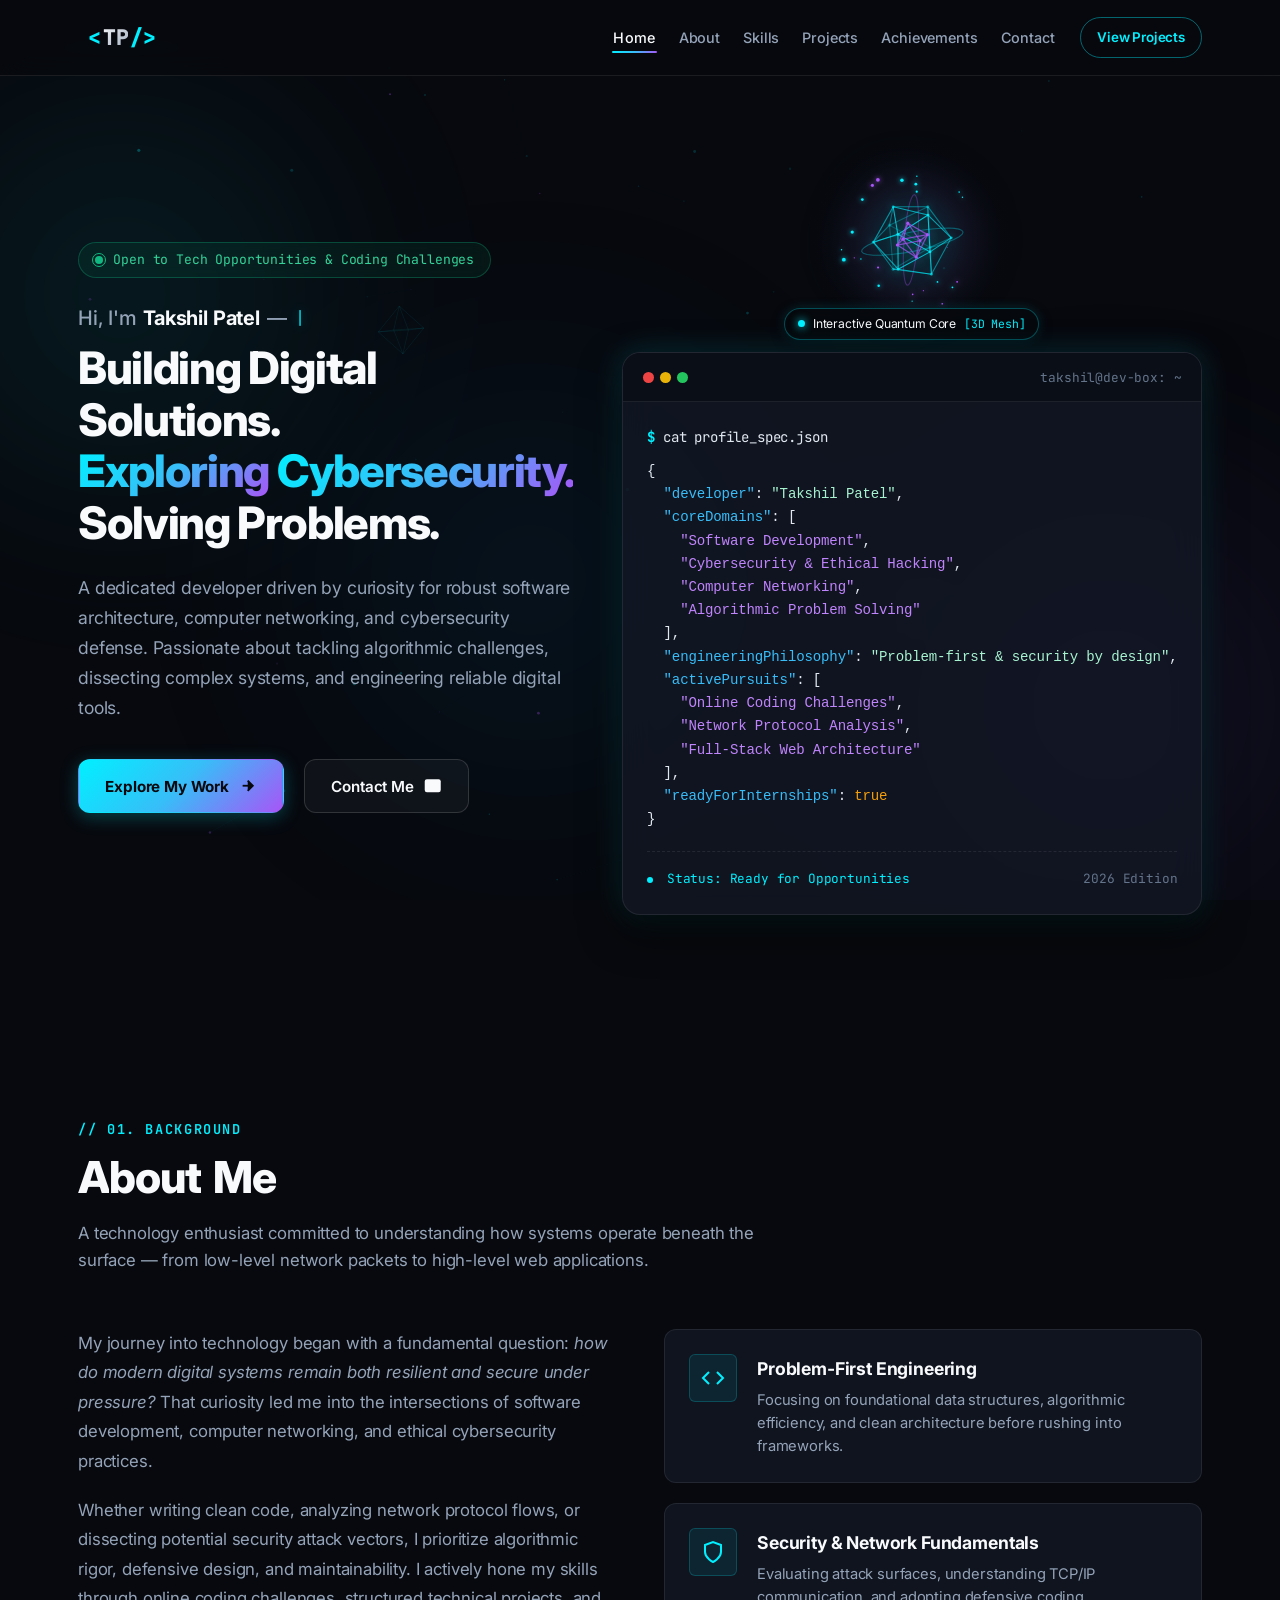
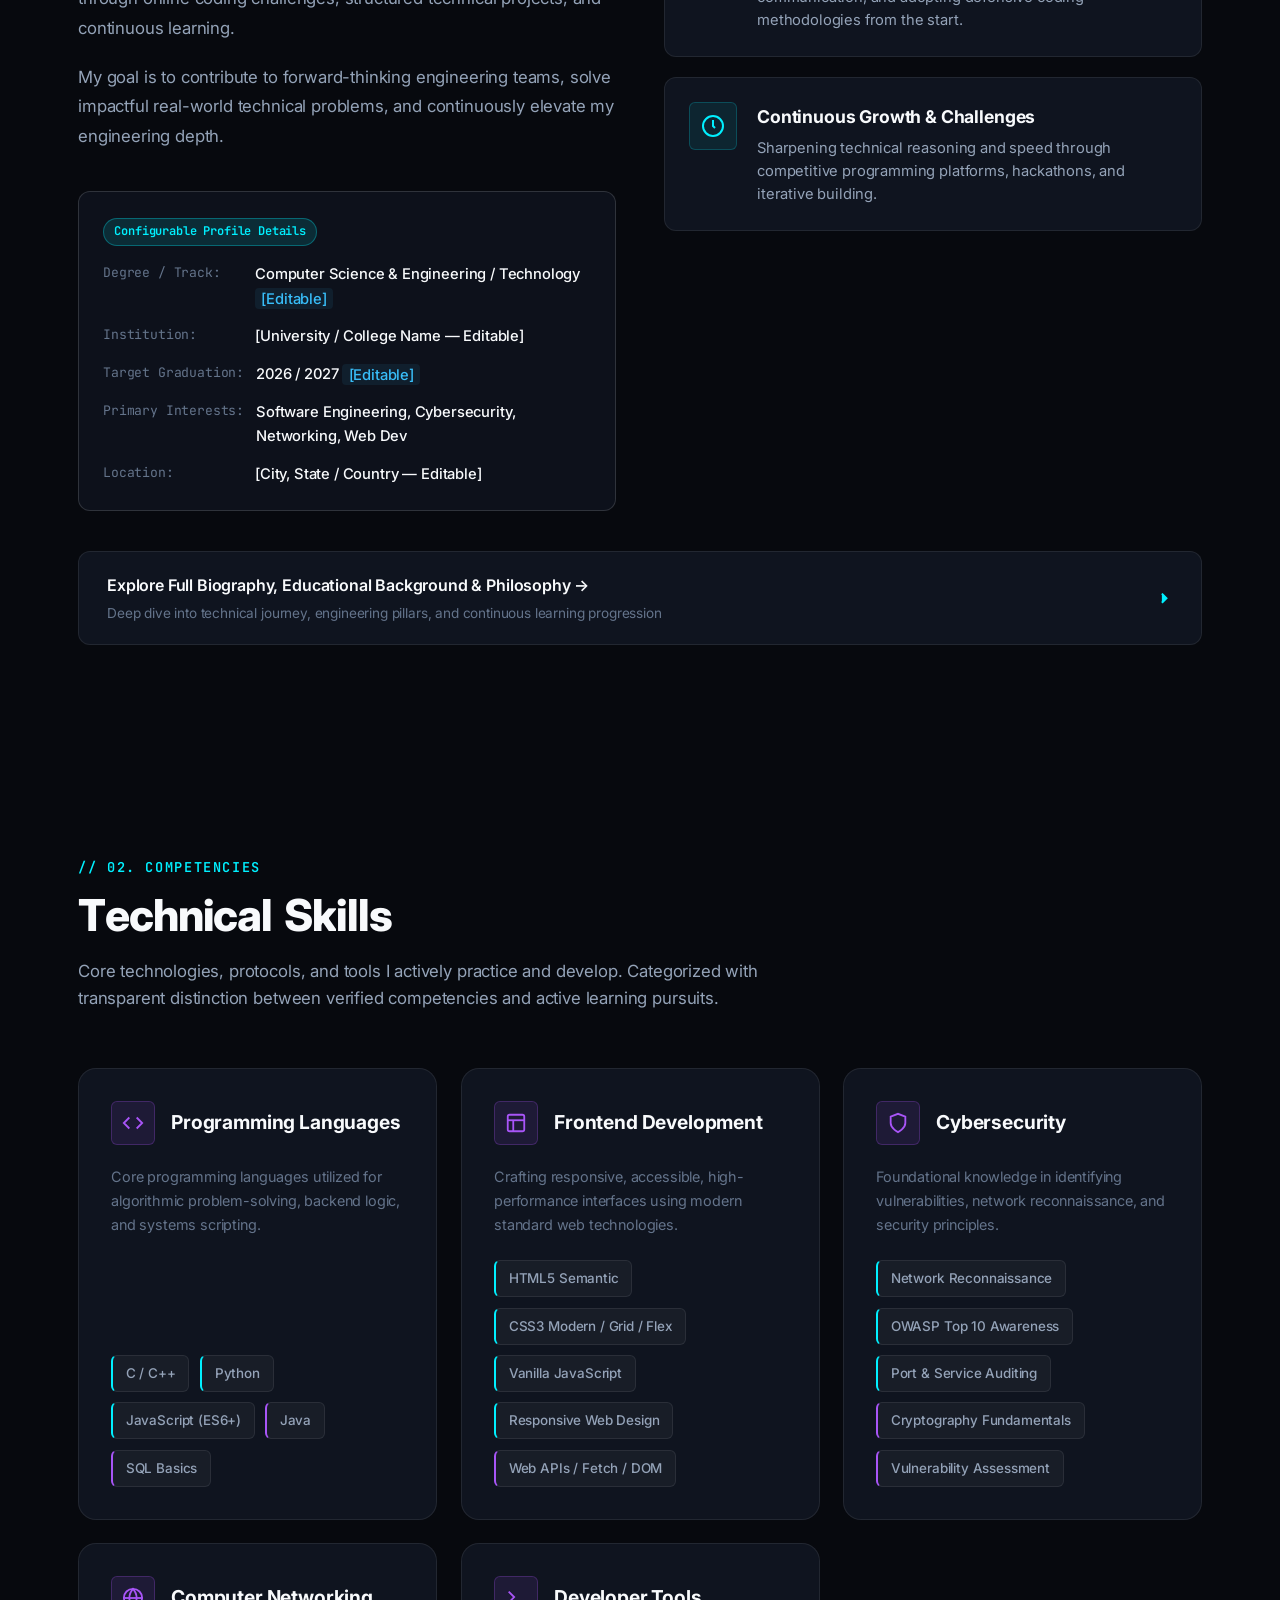
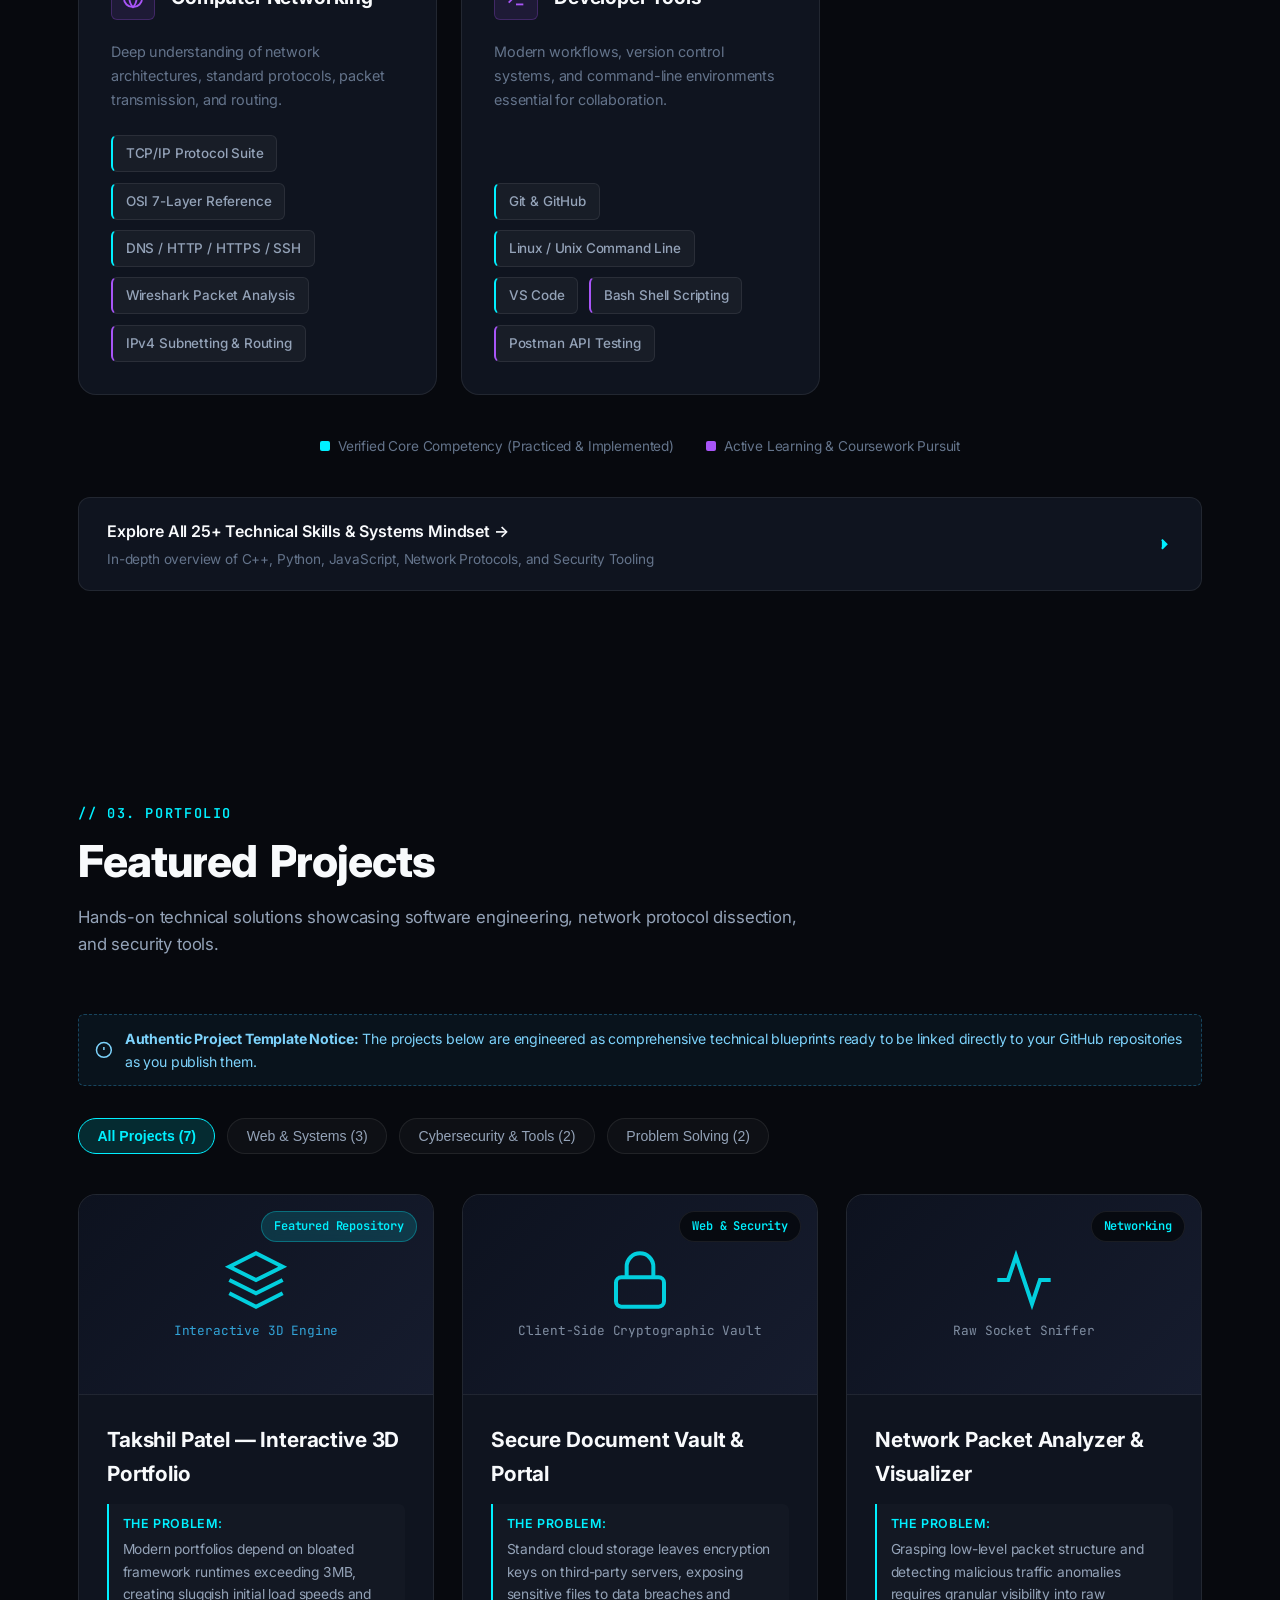
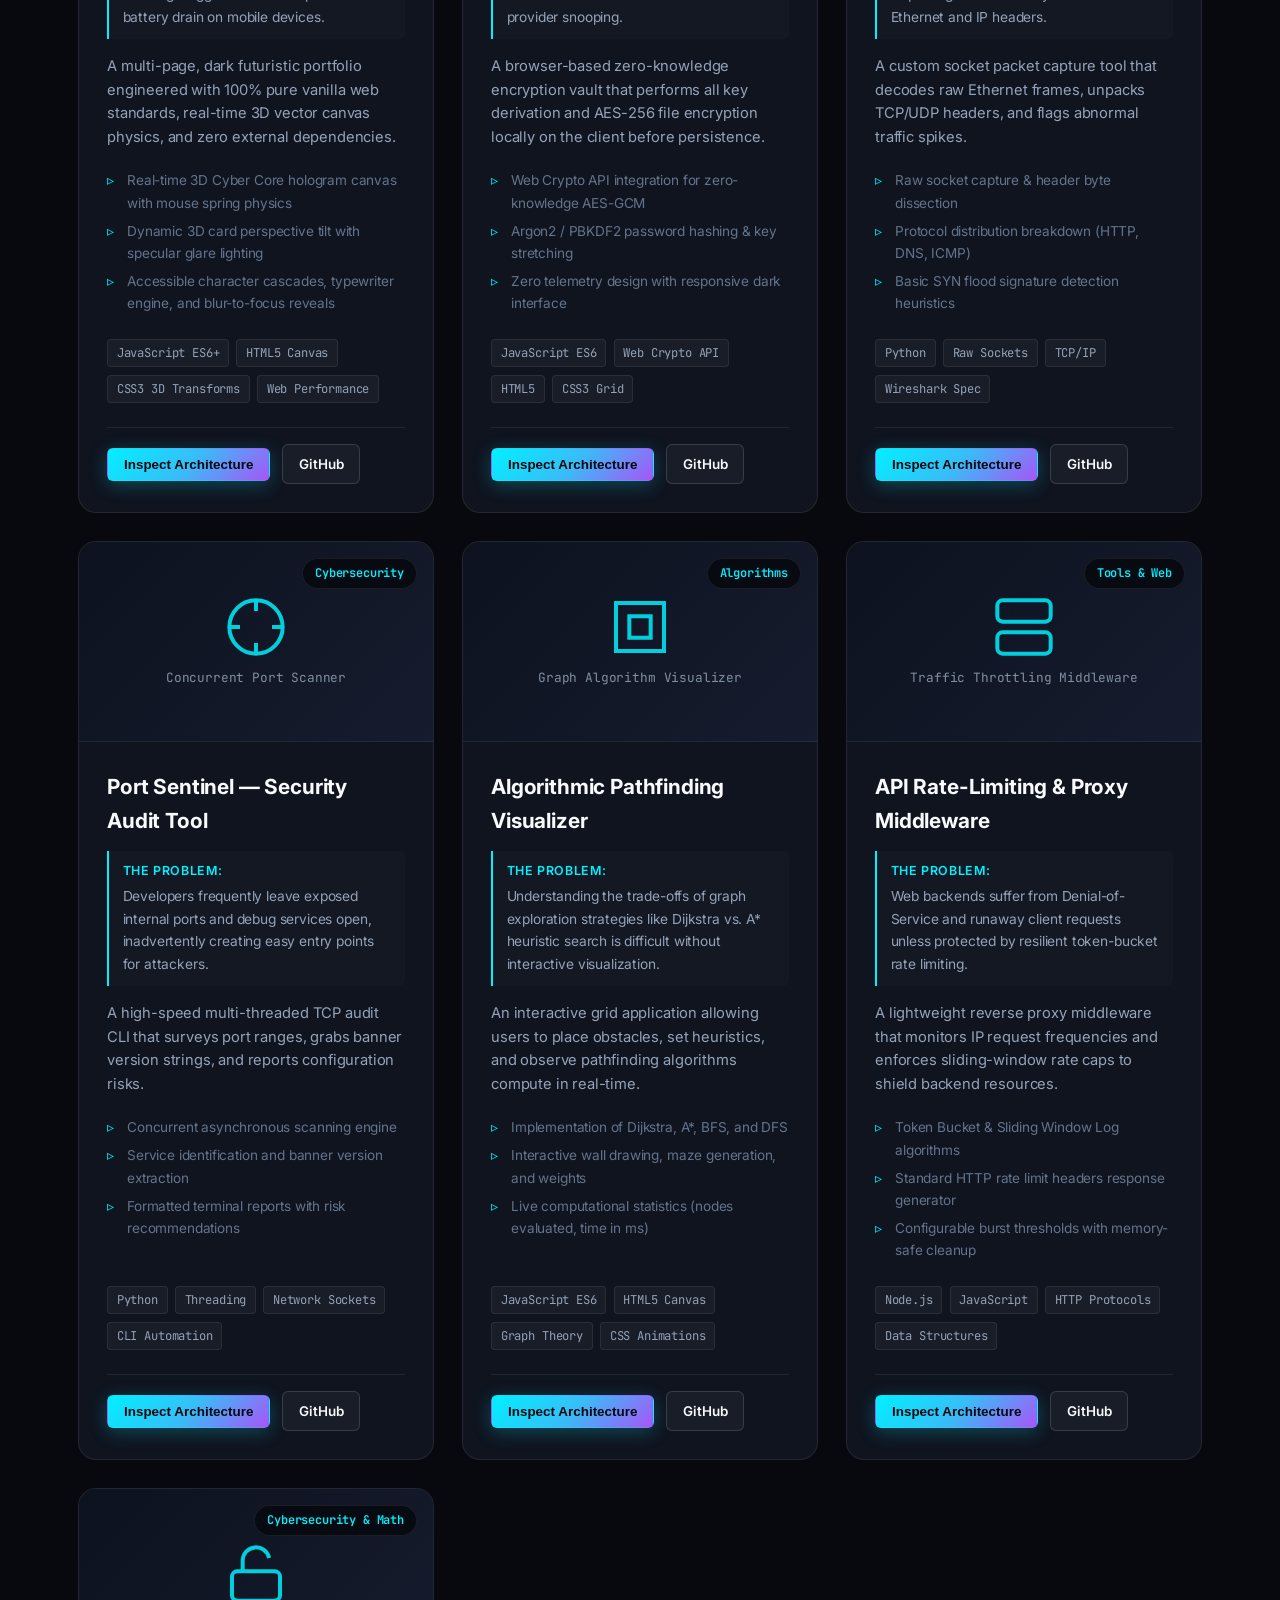
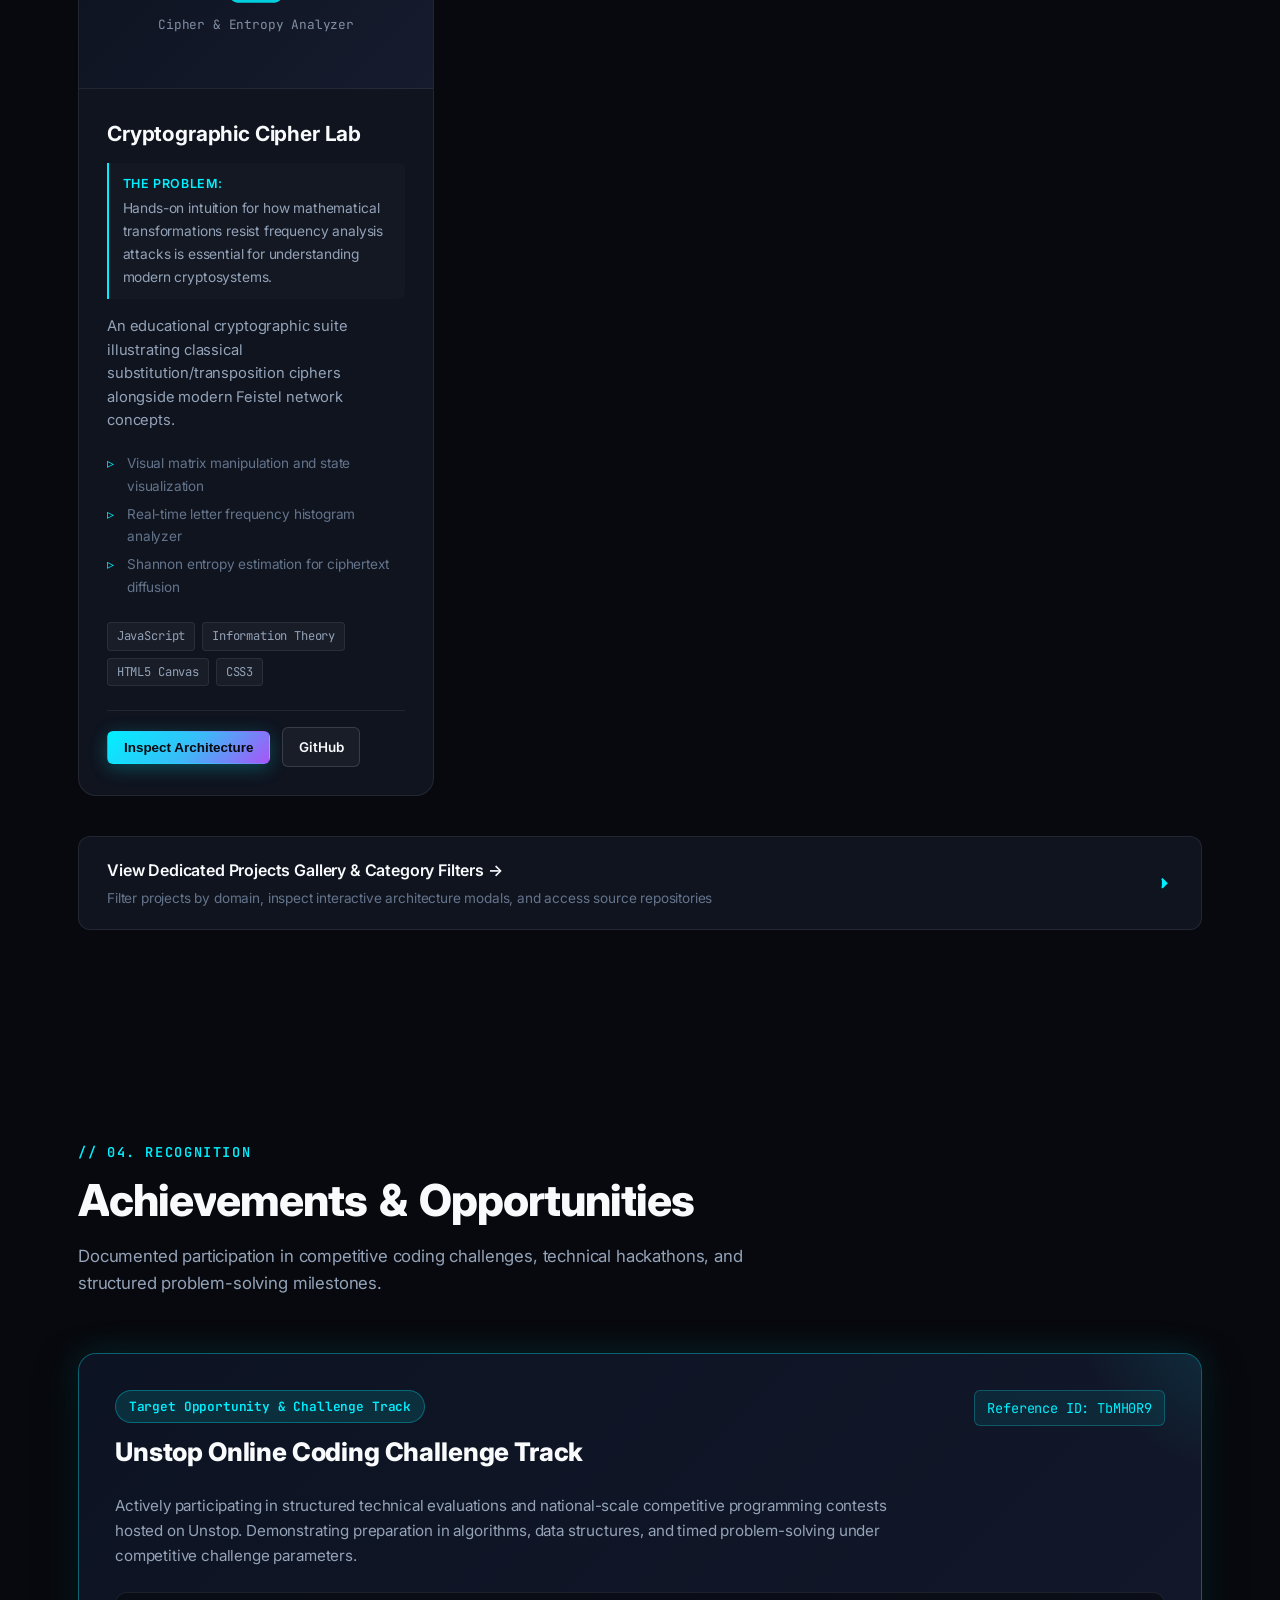
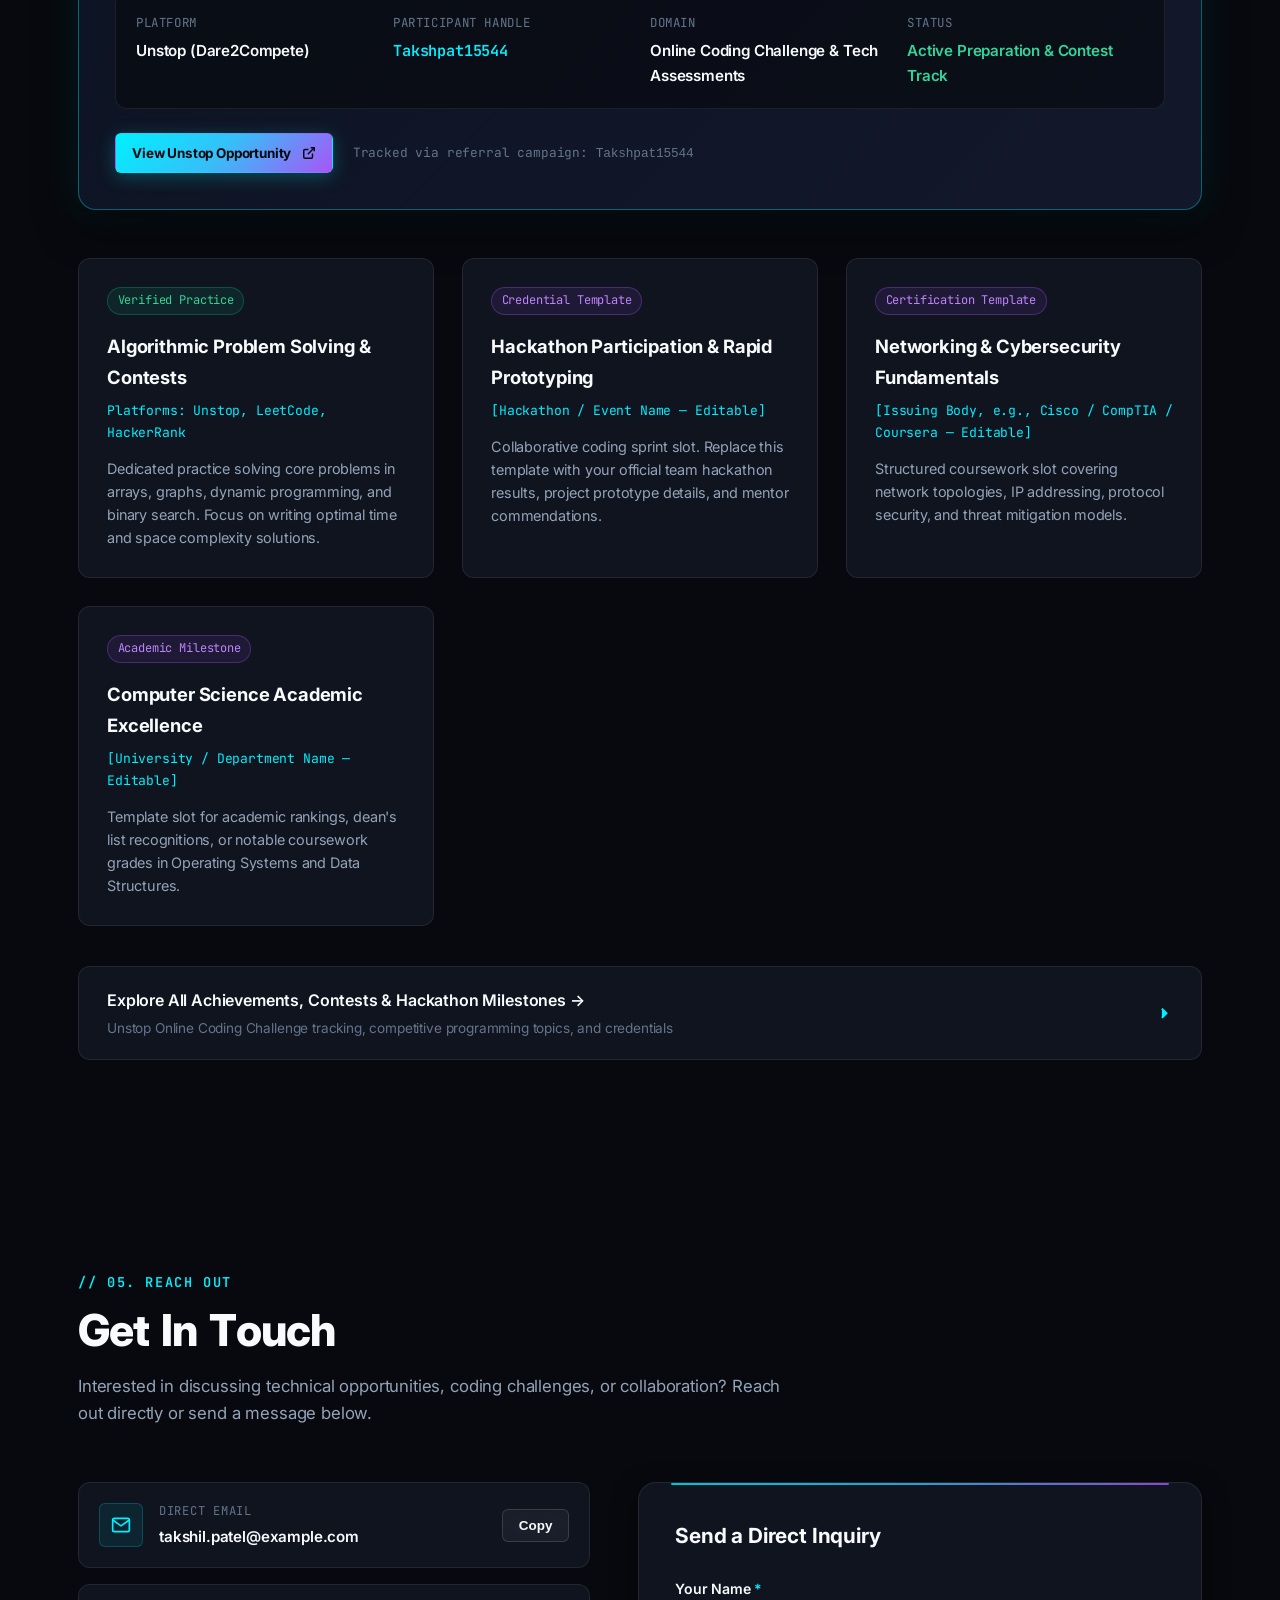
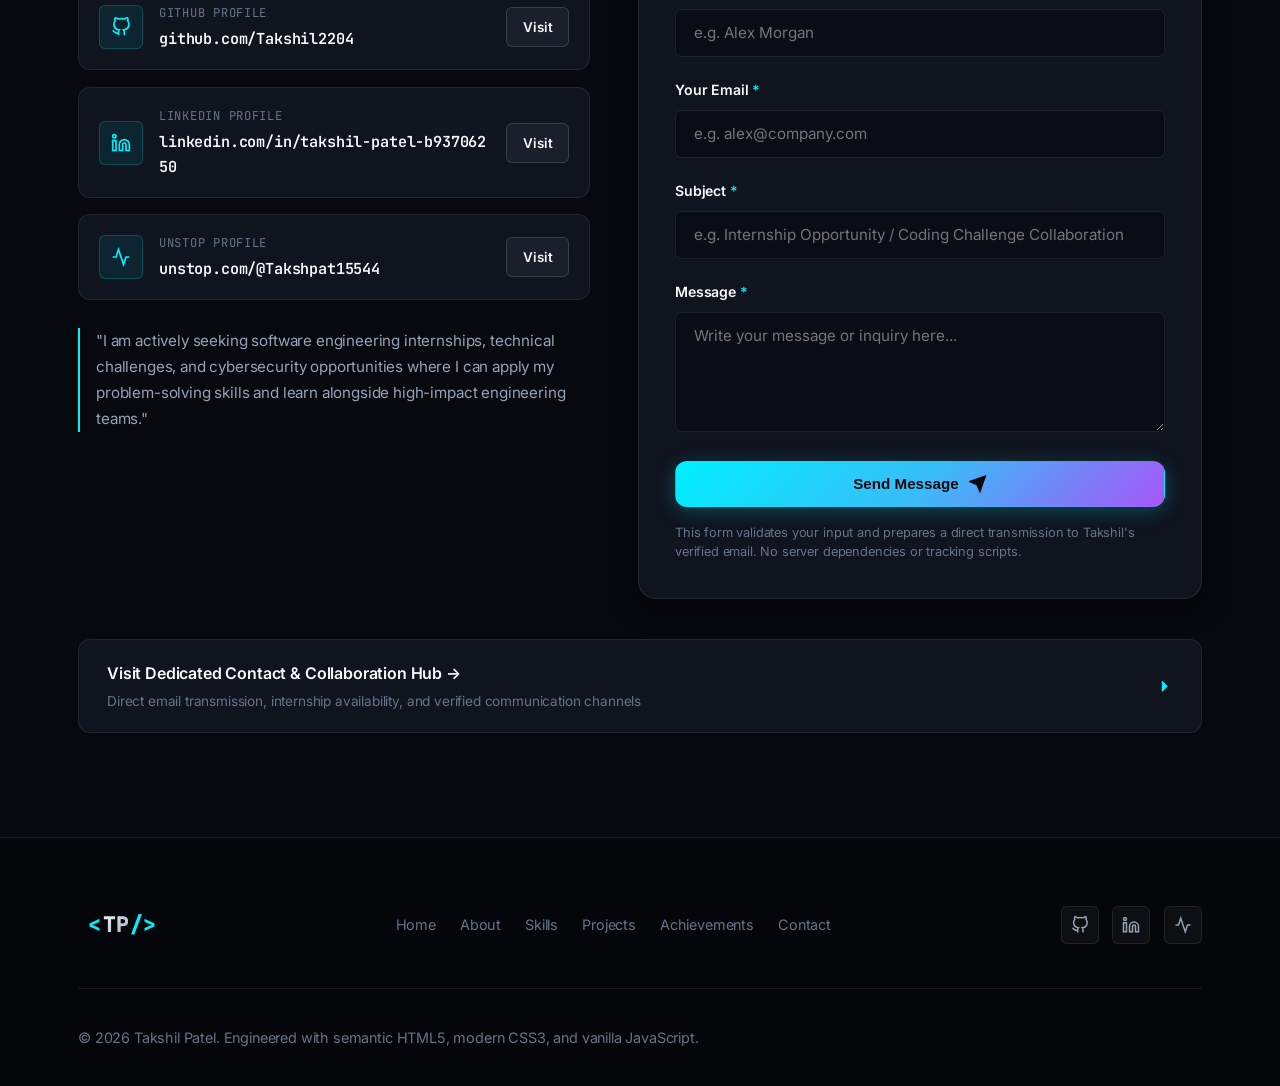
<file: index.html>
<!DOCTYPE html>
<html lang="en">
<head>
  <meta charset="UTF-8">
  <meta name="viewport" content="width=device-width, initial-scale=1.0">
  <meta http-equiv="X-UA-Compatible" content="IE=edge">
  
  <!-- Primary Meta Tags -->
  <title>Takshil Patel | Software Developer &amp; Cybersecurity Specialist</title>
  <meta name="title" content="Takshil Patel | Software Developer &amp; Cybersecurity Specialist">
  <meta name="description" content="Personal portfolio of Takshil Patel — Showcasing expertise in software engineering, cybersecurity, computer networking, web development, and algorithmic problem-solving.">
  <meta name="author" content="Takshil Patel">
  <meta name="theme-color" content="#07090e">

  <!-- Open Graph / Facebook -->
  <meta property="og:type" content="website">
  <meta property="og:url" content="https://takshilpatel.dev/">
  <meta property="og:title" content="Takshil Patel | Software Developer &amp; Cybersecurity Specialist">
  <meta property="og:description" content="Building Digital Solutions. Exploring Cybersecurity. Solving Problems. View projects, technical competencies, and contact information.">
  
  <!-- Twitter -->
  <meta property="twitter:card" content="summary_large_image">
  <meta property="twitter:title" content="Takshil Patel | Software Developer &amp; Cybersecurity Specialist">
  <meta property="twitter:description" content="Building Digital Solutions. Exploring Cybersecurity. Solving Problems. View projects, technical competencies, and contact information.">

  <!-- Embedded High-Resolution Cyber Favicon -->
  <link rel="icon" type="image/svg+xml" href="data:image/svg+xml,<svg xmlns='http://www.w3.org/2000/svg' viewBox='0 0 100 100'><rect width='100' height='100' rx='22' fill='%2307090e'/><rect x='4' y='4' width='92' height='92' rx='18' fill='none' stroke='%2300f0ff' stroke-width='4' opacity='0.7'/><text x='50' y='64' font-family='monospace' font-size='42' font-weight='900' fill='%2300f0ff' text-anchor='middle'>TP</text></svg>">

  <!-- Google Fonts: Inter & JetBrains Mono with System Fallbacks -->
  <link rel="preconnect" href="https://fonts.googleapis.com">
  <link rel="preconnect" href="https://fonts.gstatic.com" crossorigin>
  <link href="https://fonts.googleapis.com/css2?family=Inter:wght@400;500;600;700;800&family=JetBrains+Mono:wght@400;500;600;700&display=swap" rel="stylesheet">

  <!-- Core Stylesheets -->
  <link rel="stylesheet" href="css/style.css">
  <link rel="stylesheet" href="css/components.css">
  <link rel="stylesheet" href="css/responsive.css">
</head>
<body>
  <!-- Accessible Skip Link -->
  <a href="#main-content" class="skip-link">Skip to main content</a>

  <!-- Ambient Light Orbs for Subtle Futuristic Depth -->
  <div class="bg-ambient-layer" aria-hidden="true">
    <div class="ambient-orb ambient-orb-1"></div>
    <div class="ambient-orb ambient-orb-2"></div>
    <div class="ambient-orb ambient-orb-3"></div>
  </div>

  <!-- Interactive Subtle Cyber Canvas -->
  <canvas id="cyber-canvas" class="cyber-canvas" aria-hidden="true"></canvas>

  <!-- ========================================================================
       Header & Navigation
       ======================================================================== -->
  <header class="site-header" id="site-header">
    <div class="container header-container">
      <!-- Monogram Brand Logo -->
      <a href="index.html" class="brand-logo" aria-label="Takshil Patel Portfolio Homepage">
        <span class="logo-bracket">&lt;</span><span class="logo-text">TP</span><span class="logo-bracket">/&gt;</span>
      </a>

      <!-- Desktop Navigation Menu -->
      <nav class="site-nav" id="site-nav" aria-label="Primary site navigation">
        <ul class="nav-links">
          <li><a href="index.html" class="nav-link active" aria-current="page">Home</a></li>
          <li><a href="about.html" class="nav-link">About</a></li>
          <li><a href="skills.html" class="nav-link">Skills</a></li>
          <li><a href="projects.html" class="nav-link">Projects</a></li>
          <li><a href="achievements.html" class="nav-link">Achievements</a></li>
          <li><a href="contact.html" class="nav-link">Contact</a></li>
        </ul>
        <div class="nav-actions">
          <a href="projects.html" class="btn btn-outline-nav">View Projects</a>
        </div>
      </nav>

      <!-- Mobile Hamburger Button -->
      <button class="mobile-nav-toggle" id="mobile-nav-toggle" aria-expanded="false" aria-controls="site-nav" aria-label="Toggle navigation menu">
        <span class="hamburger-line"></span>
        <span class="hamburger-line"></span>
        <span class="hamburger-line"></span>
      </button>
    </div>
  </header>

  <!-- ========================================================================
       Main Content
       ======================================================================== -->
  <main id="main-content">
    
    <!-- ----------------------------------------------------------------------
         Section B: Hero Section
         ---------------------------------------------------------------------- -->
    <section class="section hero-section" id="hero">
      <div class="container">
        <div class="hero-grid">
          <!-- Hero Text & CTA -->
          <div class="hero-content">
            <div class="hero-status-pill">
              <span class="status-indicator"></span>
              <span class="status-text">Open to Tech Opportunities &amp; Coding Challenges</span>
            </div>

            <p class="hero-greeting">Hi, I'm <span class="highlight-name">Takshil Patel</span> — <span class="hero-typewriter-wrap"><span class="typewriter-text" id="hero-typewriter">Software Developer</span><span class="typewriter-cursor" aria-hidden="true">|</span></span></p>
            
            <h1 class="hero-headline">
              Building Digital Solutions.<br>
              <span class="gradient-text">Exploring Cybersecurity.</span><br>
              Solving Problems.
            </h1>

            <p class="hero-description">
              A dedicated developer driven by curiosity for robust software architecture, computer networking, 
              and cybersecurity defense. Passionate about tackling algorithmic challenges, dissecting complex systems, 
              and engineering reliable digital tools.
            </p>

            <div class="hero-cta-group">
              <a href="projects.html" class="btn btn-primary">
                <span>Explore My Work</span>
                <svg class="icon" viewBox="0 0 24 24" fill="none" stroke="currentColor" stroke-width="2.5"><line x1="5" y1="12" x2="19" y2="12"></line><polyline points="12 5 19 12 12 19"></polyline></svg>
              </a>
              <a href="contact.html" class="btn btn-secondary">
                <span>Contact Me</span>
                <svg class="icon" viewBox="0 0 24 24" fill="none" stroke="currentColor" stroke-width="2"><path d="M4 4h16c1.1 0 2 .9 2 2v12c0 1.1-.9 2-2 2H4c-1.1 0-2-.9-2-2V6c0-1.1.9-2 2-2z"></path><polyline points="22,6 12,13 2,6"></polyline></svg>
              </a>
            </div>
          </div>

          <!-- Futuristic Developer Inspect Terminal & 3D Cyber Core -->
          <div class="hero-visual">
            <!-- Interactive 3D Cyber Core Hologram -->
            <div class="hero-3d-hologram-wrap" id="hero-3d-container" aria-label="Interactive 3D Quantum Cyber Core">
              <canvas id="hero-3d-canvas" class="hero-3d-canvas"></canvas>
              <div class="hologram-status-badge">
                <span class="hologram-pulse"></span>
                <span>Interactive Quantum Core</span>
                <span class="text-mono" style="color: var(--accent-cyan); font-size: 0.72rem;">[3D Mesh]</span>
              </div>
            </div>

            <div class="terminal-card" aria-label="Takshil Patel Developer Profile Card">
              <div class="terminal-header">
                <div class="terminal-dots">
                  <span class="terminal-dot dot-red"></span>
                  <span class="terminal-dot dot-yellow"></span>
                  <span class="terminal-dot dot-green"></span>
                </div>
                <span class="terminal-title">takshil@dev-box: ~</span>
              </div>
              <div class="terminal-body">
                <div class="terminal-line">
                  <span class="terminal-prompt">$</span><span class="terminal-code">cat profile_spec.json</span>
                </div>
                <pre class="terminal-code">
{
  <span class="syntax-key">"developer"</span>: <span class="syntax-str">"Takshil Patel"</span>,
  <span class="syntax-key">"coreDomains"</span>: [
    <span class="syntax-arr">"Software Development"</span>,
    <span class="syntax-arr">"Cybersecurity &amp; Ethical Hacking"</span>,
    <span class="syntax-arr">"Computer Networking"</span>,
    <span class="syntax-arr">"Algorithmic Problem Solving"</span>
  ],
  <span class="syntax-key">"engineeringPhilosophy"</span>: <span class="syntax-str">"Problem-first &amp; security by design"</span>,
  <span class="syntax-key">"activePursuits"</span>: [
    <span class="syntax-arr">"Online Coding Challenges"</span>,
    <span class="syntax-arr">"Network Protocol Analysis"</span>,
    <span class="syntax-arr">"Full-Stack Web Architecture"</span>
  ],
  <span class="syntax-key">"readyForInternships"</span>: <span class="syntax-bool">true</span>
}</pre>
                <div class="terminal-status-row">
                  <div>
                    <span class="terminal-pulse"></span>
                    <span class="text-mono" style="color: var(--accent-cyan);">Status: Ready for Opportunities</span>
                  </div>
                  <span class="text-mono" style="color: var(--text-muted);">2026 Edition</span>
                </div>
              </div>
            </div>
          </div>
        </div>
      </div>
    </section>

    <!-- ----------------------------------------------------------------------
         Section C: About Me
         ---------------------------------------------------------------------- -->
    <section class="section" id="about">
      <div class="container">
        <div class="section-header">
          <span class="section-tag">// 01. BACKGROUND</span>
          <h2 class="section-title">About Me</h2>
          <p class="section-subtitle">
            A technology enthusiast committed to understanding how systems operate beneath the surface — from low-level network packets to high-level web applications.
          </p>
        </div>

        <div class="about-grid">
          <!-- Narrative Description -->
          <div class="about-narrative">
            <p class="about-paragraph">
              My journey into technology began with a fundamental question: <em>how do modern digital systems remain both resilient and secure under pressure?</em> That curiosity led me into the intersections of software development, computer networking, and ethical cybersecurity practices.
            </p>
            <p class="about-paragraph">
              Whether writing clean code, analyzing network protocol flows, or dissecting potential security attack vectors, I prioritize algorithmic rigor, defensive design, and maintainability. I actively hone my skills through online coding challenges, structured technical projects, and continuous learning.
            </p>
            <p class="about-paragraph">
              My goal is to contribute to forward-thinking engineering teams, solve impactful real-world technical problems, and continuously elevate my engineering depth.
            </p>

            <!-- Editable Profile Details Block -->
            <!-- TAKSHIL: Edit your personal educational & location details below -->
            <div class="editable-profile-box">
              <span class="editable-tag">Configurable Profile Details</span>
              <ul class="profile-meta-list">
                <li class="profile-meta-item">
                  <span class="meta-label">Degree / Track:</span>
                  <span class="meta-value">Computer Science &amp; Engineering / Technology <span class="meta-placeholder">[Editable]</span></span>
                </li>
                <li class="profile-meta-item">
                  <span class="meta-label">Institution:</span>
                  <span class="meta-value">[University / College Name — Editable]</span>
                </li>
                <li class="profile-meta-item">
                  <span class="meta-label">Target Graduation:</span>
                  <span class="meta-value">2026 / 2027 <span class="meta-placeholder">[Editable]</span></span>
                </li>
                <li class="profile-meta-item">
                  <span class="meta-label">Primary Interests:</span>
                  <span class="meta-value">Software Engineering, Cybersecurity, Networking, Web Dev</span>
                </li>
                <li class="profile-meta-item">
                  <span class="meta-label">Location:</span>
                  <span class="meta-value">[City, State / Country — Editable]</span>
                </li>
              </ul>
            </div>
          </div>

          <!-- Core Pillars -->
          <div class="pillars-container">
            <div class="pillar-card">
              <div class="pillar-icon-box" aria-hidden="true">
                <svg width="24" height="24" viewBox="0 0 24 24" fill="none" stroke="currentColor" stroke-width="2"><polyline points="16 18 22 12 16 6"></polyline><polyline points="8 6 2 12 8 18"></polyline></svg>
              </div>
              <div class="pillar-content">
                <h3>Problem-First Engineering</h3>
                <p>Focusing on foundational data structures, algorithmic efficiency, and clean architecture before rushing into frameworks.</p>
              </div>
            </div>

            <div class="pillar-card">
              <div class="pillar-icon-box" aria-hidden="true">
                <svg width="24" height="24" viewBox="0 0 24 24" fill="none" stroke="currentColor" stroke-width="2"><path d="M12 22s8-4 8-10V5l-8-3-8 3v7c0 6 8 10 8 10z"></path></svg>
              </div>
              <div class="pillar-content">
                <h3>Security &amp; Network Fundamentals</h3>
                <p>Evaluating attack surfaces, understanding TCP/IP communication, and adopting defensive coding methodologies from the start.</p>
              </div>
            </div>

            <div class="pillar-card">
              <div class="pillar-icon-box" aria-hidden="true">
                <svg width="24" height="24" viewBox="0 0 24 24" fill="none" stroke="currentColor" stroke-width="2"><circle cx="12" cy="12" r="10"></circle><polyline points="12 6 12 12 14 14"></polyline></svg>
              </div>
              <div class="pillar-content">
                <h3>Continuous Growth &amp; Challenges</h3>
                <p>Sharpening technical reasoning and speed through competitive programming platforms, hackathons, and iterative building.</p>
              </div>
            </div>
          </div>
        </div>

        <!-- Multi-page Link Card -->
        <a href="about.html" class="section-nav-card" aria-label="Read full biography and background on the dedicated About page">
          <div>
            <div class="nav-card-text">Explore Full Biography, Educational Background &amp; Philosophy &rarr;</div>
            <div class="nav-card-hint">Deep dive into technical journey, engineering pillars, and continuous learning progression</div>
          </div>
          <svg class="nav-card-icon icon" viewBox="0 0 24 24" fill="none" stroke="currentColor" stroke-width="2.5"><polyline points="9 18 15 12 9 6"></polyline></svg>
        </a>
      </div>
    </section>

    <!-- ----------------------------------------------------------------------
         Section D: Technical Skills
         ---------------------------------------------------------------------- -->
    <section class="section" id="skills">
      <div class="container">
        <div class="section-header">
          <span class="section-tag">// 02. COMPETENCIES</span>
          <h2 class="section-title">Technical Skills</h2>
          <p class="section-subtitle">
            Core technologies, protocols, and tools I actively practice and develop. Categorized with transparent distinction between verified competencies and active learning pursuits.
          </p>
        </div>

        <div class="skills-grid">
          <!-- 1. Programming Languages -->
          <div class="skill-category-card">
            <div class="skill-card-header">
              <div class="skill-icon-wrap" aria-hidden="true">
                <svg width="22" height="22" viewBox="0 0 24 24" fill="none" stroke="currentColor" stroke-width="2"><polyline points="16 18 22 12 16 6"></polyline><polyline points="8 6 2 12 8 18"></polyline></svg>
              </div>
              <h3 class="skill-category-title">Programming Languages</h3>
            </div>
            <p class="skill-category-desc">Core programming languages utilized for algorithmic problem-solving, backend logic, and systems scripting.</p>
            <div class="skill-tags-list">
              <span class="skill-badge verified">C / C++</span>
              <span class="skill-badge verified">Python</span>
              <span class="skill-badge verified">JavaScript (ES6+)</span>
              <span class="skill-badge learning">Java</span>
              <span class="skill-badge learning">SQL Basics</span>
            </div>
          </div>

          <!-- 2. Frontend Development -->
          <div class="skill-category-card">
            <div class="skill-card-header">
              <div class="skill-icon-wrap" aria-hidden="true">
                <svg width="22" height="22" viewBox="0 0 24 24" fill="none" stroke="currentColor" stroke-width="2"><rect x="3" y="3" width="18" height="18" rx="2" ry="2"></rect><line x1="3" y1="9" x2="21" y2="9"></line><line x1="9" y1="21" x2="9" y2="9"></line></svg>
              </div>
              <h3 class="skill-category-title">Frontend Development</h3>
            </div>
            <p class="skill-category-desc">Crafting responsive, accessible, high-performance interfaces using modern standard web technologies.</p>
            <div class="skill-tags-list">
              <span class="skill-badge verified">HTML5 Semantic</span>
              <span class="skill-badge verified">CSS3 Modern / Grid / Flex</span>
              <span class="skill-badge verified">Vanilla JavaScript</span>
              <span class="skill-badge verified">Responsive Web Design</span>
              <span class="skill-badge learning">Web APIs / Fetch / DOM</span>
            </div>
          </div>

          <!-- 3. Cybersecurity & Ethical Hacking -->
          <div class="skill-category-card">
            <div class="skill-card-header">
              <div class="skill-icon-wrap" aria-hidden="true">
                <svg width="22" height="22" viewBox="0 0 24 24" fill="none" stroke="currentColor" stroke-width="2"><path d="M12 22s8-4 8-10V5l-8-3-8 3v7c0 6 8 10 8 10z"></path></svg>
              </div>
              <h3 class="skill-category-title">Cybersecurity</h3>
            </div>
            <p class="skill-category-desc">Foundational knowledge in identifying vulnerabilities, network reconnaissance, and security principles.</p>
            <div class="skill-tags-list">
              <span class="skill-badge verified">Network Reconnaissance</span>
              <span class="skill-badge verified">OWASP Top 10 Awareness</span>
              <span class="skill-badge verified">Port &amp; Service Auditing</span>
              <span class="skill-badge learning">Cryptography Fundamentals</span>
              <span class="skill-badge learning">Vulnerability Assessment</span>
            </div>
          </div>

          <!-- 4. Computer Networking -->
          <div class="skill-category-card">
            <div class="skill-card-header">
              <div class="skill-icon-wrap" aria-hidden="true">
                <svg width="22" height="22" viewBox="0 0 24 24" fill="none" stroke="currentColor" stroke-width="2"><circle cx="12" cy="12" r="10"></circle><line x1="2" y1="12" x2="22" y2="12"></line><path d="M12 2a15.3 15.3 0 0 1 4 10 15.3 15.3 0 0 1-4 10 15.3 15.3 0 0 1-4-10 15.3 15.3 0 0 1 4-10z"></path></svg>
              </div>
              <h3 class="skill-category-title">Computer Networking</h3>
            </div>
            <p class="skill-category-desc">Deep understanding of network architectures, standard protocols, packet transmission, and routing.</p>
            <div class="skill-tags-list">
              <span class="skill-badge verified">TCP/IP Protocol Suite</span>
              <span class="skill-badge verified">OSI 7-Layer Reference</span>
              <span class="skill-badge verified">DNS / HTTP / HTTPS / SSH</span>
              <span class="skill-badge learning">Wireshark Packet Analysis</span>
              <span class="skill-badge learning">IPv4 Subnetting &amp; Routing</span>
            </div>
          </div>

          <!-- 5. Developer Tools & Systems -->
          <div class="skill-category-card">
            <div class="skill-card-header">
              <div class="skill-icon-wrap" aria-hidden="true">
                <svg width="22" height="22" viewBox="0 0 24 24" fill="none" stroke="currentColor" stroke-width="2"><polyline points="4 17 10 11 4 5"></polyline><line x1="12" y1="19" x2="20" y2="19"></line></svg>
              </div>
              <h3 class="skill-category-title">Developer Tools</h3>
            </div>
            <p class="skill-category-desc">Modern workflows, version control systems, and command-line environments essential for collaboration.</p>
            <div class="skill-tags-list">
              <span class="skill-badge verified">Git &amp; GitHub</span>
              <span class="skill-badge verified">Linux / Unix Command Line</span>
              <span class="skill-badge verified">VS Code</span>
              <span class="skill-badge learning">Bash Shell Scripting</span>
              <span class="skill-badge learning">Postman API Testing</span>
            </div>
          </div>
        </div>

        <!-- Legend for Skill Status -->
        <div class="skill-legend">
          <div class="legend-item">
            <span class="legend-dot cyan"></span>
            <span>Verified Core Competency (Practiced &amp; Implemented)</span>
          </div>
          <div class="legend-item">
            <span class="legend-dot violet"></span>
            <span>Active Learning &amp; Coursework Pursuit</span>
          </div>
        </div>

        <!-- Multi-page Link Card -->
        <a href="skills.html" class="section-nav-card" aria-label="Explore all technical skills on the dedicated Skills page">
          <div>
            <div class="nav-card-text">Explore All 25+ Technical Skills &amp; Systems Mindset &rarr;</div>
            <div class="nav-card-hint">In-depth overview of C++, Python, JavaScript, Network Protocols, and Security Tooling</div>
          </div>
          <svg class="nav-card-icon icon" viewBox="0 0 24 24" fill="none" stroke="currentColor" stroke-width="2.5"><polyline points="9 18 15 12 9 6"></polyline></svg>
        </a>
      </div>
    </section>

    <!-- ----------------------------------------------------------------------
         Section E: Featured Projects
         ---------------------------------------------------------------------- -->
    <section class="section" id="projects">
      <div class="container">
        <div class="section-header">
          <span class="section-tag">// 03. PORTFOLIO</span>
          <h2 class="section-title">Featured Projects</h2>
          <p class="section-subtitle">
            Hands-on technical solutions showcasing software engineering, network protocol dissection, and security tools.
          </p>
        </div>

        <!-- Transparency Notice -->
        <div class="project-placeholder-notice">
          <svg width="20" height="20" viewBox="0 0 24 24" fill="none" stroke="currentColor" stroke-width="2"><circle cx="12" cy="12" r="10"></circle><line x1="12" y1="8" x2="12" y2="12"></line><line x1="12" y1="16" x2="12.01" y2="16"></line></svg>
          <div>
            <strong>Authentic Project Template Notice:</strong> The projects below are engineered as comprehensive technical blueprints ready to be linked directly to your GitHub repositories as you publish them.
          </div>
        </div>

        <!-- Category Filter Buttons -->
        <div class="projects-filter-bar">
          <button class="filter-btn active" data-filter="all">All Projects (7)</button>
          <button class="filter-btn" data-filter="web">Web &amp; Systems (3)</button>
          <button class="filter-btn" data-filter="security">Cybersecurity &amp; Tools (2)</button>
          <button class="filter-btn" data-filter="problem-solving">Problem Solving (2)</button>
        </div>

        <!-- Project Cards Grid -->
        <div class="projects-grid">
          
          <!-- Featured Project: Interactive 3D Portfolio Repository -->
          <article class="project-card" data-category="web">
            <div class="project-preview">
              <div class="project-preview-visual">
                <svg width="64" height="64" viewBox="0 0 24 24" fill="none" stroke="currentColor" stroke-width="1.5"><polygon points="12 2 2 7 12 12 22 7 12 2"></polygon><polyline points="2 17 12 22 22 17"></polyline><polyline points="2 12 12 17 22 12"></polyline></svg>
                <span class="text-mono" style="margin-top: 8px; font-size: 0.8rem; color: #38bdf8;">Interactive 3D Engine</span>
              </div>
              <span class="project-badge-tag" style="background: rgba(0, 240, 255, 0.15); color: var(--accent-cyan); border-color: rgba(0, 240, 255, 0.3);">Featured Repository</span>
            </div>
            <div class="project-content">
              <h3 class="project-title">Takshil Patel — Interactive 3D Portfolio</h3>
              <div class="project-problem-box">
                <strong>The Problem:</strong>
                Modern portfolios depend on bloated framework runtimes exceeding 3MB, creating sluggish initial load speeds and battery drain on mobile devices.
              </div>
              <p class="project-description">
                A multi-page, dark futuristic portfolio engineered with 100% pure vanilla web standards, real-time 3D vector canvas physics, and zero external dependencies.
              </p>
              <ul class="project-features-list">
                <li>Real-time 3D Cyber Core hologram canvas with mouse spring physics</li>
                <li>Dynamic 3D card perspective tilt with specular glare lighting</li>
                <li>Accessible character cascades, typewriter engine, and blur-to-focus reveals</li>
              </ul>
              <div class="project-tech-stack">
                <span class="tech-pill">JavaScript ES6+</span>
                <span class="tech-pill">HTML5 Canvas</span>
                <span class="tech-pill">CSS3 3D Transforms</span>
                <span class="tech-pill">Web Performance</span>
              </div>
              <div class="project-actions">
                <button class="btn btn-primary btn-sm open-modal-trigger" data-project="portfolio-core">Inspect Architecture</button>
                <a href="https://github.com/Takshil2204/Takshil-Patel-Portfolio" target="_blank" rel="noopener noreferrer" class="btn btn-secondary btn-sm" aria-label="View Takshil-Patel-Portfolio repository on GitHub">GitHub</a>
              </div>
            </div>
          </article>

          <!-- Project 1: Secure Document Vault -->
          <article class="project-card" data-category="web">
            <div class="project-preview">
              <div class="project-preview-visual">
                <svg width="64" height="64" viewBox="0 0 24 24" fill="none" stroke="currentColor" stroke-width="1.5"><rect x="3" y="11" width="18" height="11" rx="2" ry="2"></rect><path d="M7 11V7a5 5 0 0 1 10 0v4"></path></svg>
                <span class="text-mono" style="margin-top: 8px; font-size: 0.8rem; color: #94a3b8;">Client-Side Cryptographic Vault</span>
              </div>
              <span class="project-badge-tag">Web &amp; Security</span>
            </div>
            <div class="project-content">
              <h3 class="project-title">Secure Document Vault &amp; Portal</h3>
              <div class="project-problem-box">
                <strong>The Problem:</strong>
                Standard cloud storage leaves encryption keys on third-party servers, exposing sensitive files to data breaches and provider snooping.
              </div>
              <p class="project-description">
                A browser-based zero-knowledge encryption vault that performs all key derivation and AES-256 file encryption locally on the client before persistence.
              </p>
              <ul class="project-features-list">
                <li>Web Crypto API integration for zero-knowledge AES-GCM</li>
                <li>Argon2 / PBKDF2 password hashing &amp; key stretching</li>
                <li>Zero telemetry design with responsive dark interface</li>
              </ul>
              <div class="project-tech-stack">
                <span class="tech-pill">JavaScript ES6</span>
                <span class="tech-pill">Web Crypto API</span>
                <span class="tech-pill">HTML5</span>
                <span class="tech-pill">CSS3 Grid</span>
              </div>
              <div class="project-actions">
                <button class="btn btn-primary btn-sm open-modal-trigger" data-project="doc-vault">Inspect Architecture</button>
                <a href="https://github.com/Takshil2204/secure-document-vault" target="_blank" rel="noopener noreferrer" class="btn btn-secondary btn-sm" aria-label="View Secure Document Vault source code on GitHub">GitHub</a>
              </div>
            </div>
          </article>

          <!-- Project 2: Network Packet Analyzer -->
          <article class="project-card" data-category="security">
            <div class="project-preview">
              <div class="project-preview-visual">
                <svg width="64" height="64" viewBox="0 0 24 24" fill="none" stroke="currentColor" stroke-width="1.5"><polyline points="22 12 18 12 15 21 9 3 6 12 2 12"></polyline></svg>
                <span class="text-mono" style="margin-top: 8px; font-size: 0.8rem; color: #94a3b8;">Raw Socket Sniffer</span>
              </div>
              <span class="project-badge-tag">Networking</span>
            </div>
            <div class="project-content">
              <h3 class="project-title">Network Packet Analyzer &amp; Visualizer</h3>
              <div class="project-problem-box">
                <strong>The Problem:</strong>
                Grasping low-level packet structure and detecting malicious traffic anomalies requires granular visibility into raw Ethernet and IP headers.
              </div>
              <p class="project-description">
                A custom socket packet capture tool that decodes raw Ethernet frames, unpacks TCP/UDP headers, and flags abnormal traffic spikes.
              </p>
              <ul class="project-features-list">
                <li>Raw socket capture &amp; header byte dissection</li>
                <li>Protocol distribution breakdown (HTTP, DNS, ICMP)</li>
                <li>Basic SYN flood signature detection heuristics</li>
              </ul>
              <div class="project-tech-stack">
                <span class="tech-pill">Python</span>
                <span class="tech-pill">Raw Sockets</span>
                <span class="tech-pill">TCP/IP</span>
                <span class="tech-pill">Wireshark Spec</span>
              </div>
              <div class="project-actions">
                <button class="btn btn-primary btn-sm open-modal-trigger" data-project="packet-analyzer">Inspect Architecture</button>
                <a href="https://github.com/Takshil2204/network-packet-analyzer" target="_blank" rel="noopener noreferrer" class="btn btn-secondary btn-sm" aria-label="View Network Packet Analyzer source code on GitHub">GitHub</a>
              </div>
            </div>
          </article>

          <!-- Project 3: Port Sentinel Security Audit -->
          <article class="project-card" data-category="security">
            <div class="project-preview">
              <div class="project-preview-visual">
                <svg width="64" height="64" viewBox="0 0 24 24" fill="none" stroke="currentColor" stroke-width="1.5"><circle cx="12" cy="12" r="10"></circle><line x1="22" y1="12" x2="18" y2="12"></line><line x1="6" y1="12" x2="2" y2="12"></line><line x1="12" y1="6" x2="12" y2="2"></line><line x1="12" y1="22" x2="12" y2="18"></line></svg>
                <span class="text-mono" style="margin-top: 8px; font-size: 0.8rem; color: #94a3b8;">Concurrent Port Scanner</span>
              </div>
              <span class="project-badge-tag">Cybersecurity</span>
            </div>
            <div class="project-content">
              <h3 class="project-title">Port Sentinel — Security Audit Tool</h3>
              <div class="project-problem-box">
                <strong>The Problem:</strong>
                Developers frequently leave exposed internal ports and debug services open, inadvertently creating easy entry points for attackers.
              </div>
              <p class="project-description">
                A high-speed multi-threaded TCP audit CLI that surveys port ranges, grabs banner version strings, and reports configuration risks.
              </p>
              <ul class="project-features-list">
                <li>Concurrent asynchronous scanning engine</li>
                <li>Service identification and banner version extraction</li>
                <li>Formatted terminal reports with risk recommendations</li>
              </ul>
              <div class="project-tech-stack">
                <span class="tech-pill">Python</span>
                <span class="tech-pill">Threading</span>
                <span class="tech-pill">Network Sockets</span>
                <span class="tech-pill">CLI Automation</span>
              </div>
              <div class="project-actions">
                <button class="btn btn-primary btn-sm open-modal-trigger" data-project="port-sentinel">Inspect Architecture</button>
                <a href="https://github.com/Takshil2204/port-sentinel" target="_blank" rel="noopener noreferrer" class="btn btn-secondary btn-sm" aria-label="View Port Sentinel source code on GitHub">GitHub</a>
              </div>
            </div>
          </article>

          <!-- Project 4: Algorithmic Pathfinding Visualizer -->
          <article class="project-card" data-category="problem-solving">
            <div class="project-preview">
              <div class="project-preview-visual">
                <svg width="64" height="64" viewBox="0 0 24 24" fill="none" stroke="currentColor" stroke-width="1.5"><path d="M3 3h18v18H3z"></path><path d="M8 8h8v8H8z"></path></svg>
                <span class="text-mono" style="margin-top: 8px; font-size: 0.8rem; color: #94a3b8;">Graph Algorithm Visualizer</span>
              </div>
              <span class="project-badge-tag">Algorithms</span>
            </div>
            <div class="project-content">
              <h3 class="project-title">Algorithmic Pathfinding Visualizer</h3>
              <div class="project-problem-box">
                <strong>The Problem:</strong>
                Understanding the trade-offs of graph exploration strategies like Dijkstra vs. A* heuristic search is difficult without interactive visualization.
              </div>
              <p class="project-description">
                An interactive grid application allowing users to place obstacles, set heuristics, and observe pathfinding algorithms compute in real-time.
              </p>
              <ul class="project-features-list">
                <li>Implementation of Dijkstra, A*, BFS, and DFS</li>
                <li>Interactive wall drawing, maze generation, and weights</li>
                <li>Live computational statistics (nodes evaluated, time in ms)</li>
              </ul>
              <div class="project-tech-stack">
                <span class="tech-pill">JavaScript ES6</span>
                <span class="tech-pill">HTML5 Canvas</span>
                <span class="tech-pill">Graph Theory</span>
                <span class="tech-pill">CSS Animations</span>
              </div>
              <div class="project-actions">
                <button class="btn btn-primary btn-sm open-modal-trigger" data-project="algo-visualizer">Inspect Architecture</button>
                <a href="https://github.com/Takshil2204/algorithmic-pathfinding-visualizer" target="_blank" rel="noopener noreferrer" class="btn btn-secondary btn-sm" aria-label="View Pathfinding Visualizer source code on GitHub">GitHub</a>
              </div>
            </div>
          </article>

          <!-- Project 5: API Rate-Limiter Proxy -->
          <article class="project-card" data-category="web">
            <div class="project-preview">
              <div class="project-preview-visual">
                <svg width="64" height="64" viewBox="0 0 24 24" fill="none" stroke="currentColor" stroke-width="1.5"><rect x="2" y="2" width="20" height="8" rx="2" ry="2"></rect><rect x="2" y="14" width="20" height="8" rx="2" ry="2"></rect><line x1="6" y1="6" x2="6.01" y2="6"></line><line x1="6" y1="18" x2="6.01" y2="18"></line></svg>
                <span class="text-mono" style="margin-top: 8px; font-size: 0.8rem; color: #94a3b8;">Traffic Throttling Middleware</span>
              </div>
              <span class="project-badge-tag">Tools &amp; Web</span>
            </div>
            <div class="project-content">
              <h3 class="project-title">API Rate-Limiting &amp; Proxy Middleware</h3>
              <div class="project-problem-box">
                <strong>The Problem:</strong>
                Web backends suffer from Denial-of-Service and runaway client requests unless protected by resilient token-bucket rate limiting.
              </div>
              <p class="project-description">
                A lightweight reverse proxy middleware that monitors IP request frequencies and enforces sliding-window rate caps to shield backend resources.
              </p>
              <ul class="project-features-list">
                <li>Token Bucket &amp; Sliding Window Log algorithms</li>
                <li>Standard HTTP rate limit headers response generator</li>
                <li>Configurable burst thresholds with memory-safe cleanup</li>
              </ul>
              <div class="project-tech-stack">
                <span class="tech-pill">Node.js</span>
                <span class="tech-pill">JavaScript</span>
                <span class="tech-pill">HTTP Protocols</span>
                <span class="tech-pill">Data Structures</span>
              </div>
              <div class="project-actions">
                <button class="btn btn-primary btn-sm open-modal-trigger" data-project="rate-limiter">Inspect Architecture</button>
                <a href="https://github.com/Takshil2204/api-rate-limiter-proxy" target="_blank" rel="noopener noreferrer" class="btn btn-secondary btn-sm" aria-label="View Rate Limiter source code on GitHub">GitHub</a>
              </div>
            </div>
          </article>

          <!-- Project 6: Cryptographic Cipher Lab -->
          <article class="project-card" data-category="problem-solving">
            <div class="project-preview">
              <div class="project-preview-visual">
                <svg width="64" height="64" viewBox="0 0 24 24" fill="none" stroke="currentColor" stroke-width="1.5"><rect x="3" y="11" width="18" height="11" rx="2" ry="2"></rect><path d="M7 11V7a5 5 0 0 1 9.9-1"></path></svg>
                <span class="text-mono" style="margin-top: 8px; font-size: 0.8rem; color: #94a3b8;">Cipher &amp; Entropy Analyzer</span>
              </div>
              <span class="project-badge-tag">Cybersecurity &amp; Math</span>
            </div>
            <div class="project-content">
              <h3 class="project-title">Cryptographic Cipher Lab</h3>
              <div class="project-problem-box">
                <strong>The Problem:</strong>
                Hands-on intuition for how mathematical transformations resist frequency analysis attacks is essential for understanding modern cryptosystems.
              </div>
              <p class="project-description">
                An educational cryptographic suite illustrating classical substitution/transposition ciphers alongside modern Feistel network concepts.
              </p>
              <ul class="project-features-list">
                <li>Visual matrix manipulation and state visualization</li>
                <li>Real-time letter frequency histogram analyzer</li>
                <li>Shannon entropy estimation for ciphertext diffusion</li>
              </ul>
              <div class="project-tech-stack">
                <span class="tech-pill">JavaScript</span>
                <span class="tech-pill">Information Theory</span>
                <span class="tech-pill">HTML5 Canvas</span>
                <span class="tech-pill">CSS3</span>
              </div>
              <div class="project-actions">
                <button class="btn btn-primary btn-sm open-modal-trigger" data-project="cipher-lab">Inspect Architecture</button>
                <a href="https://github.com/Takshil2204/crypto-cipher-lab" target="_blank" rel="noopener noreferrer" class="btn btn-secondary btn-sm" aria-label="View Cipher Lab source code on GitHub">GitHub</a>
              </div>
            </div>
          </article>

        </div>

        <!-- Multi-page Link Card -->
        <a href="projects.html" class="section-nav-card" aria-label="View full projects gallery and architecture breakdown on the dedicated Projects page">
          <div>
            <div class="nav-card-text">View Dedicated Projects Gallery &amp; Category Filters &rarr;</div>
            <div class="nav-card-hint">Filter projects by domain, inspect interactive architecture modals, and access source repositories</div>
          </div>
          <svg class="nav-card-icon icon" viewBox="0 0 24 24" fill="none" stroke="currentColor" stroke-width="2.5"><polyline points="9 18 15 12 9 6"></polyline></svg>
        </a>
      </div>
    </section>

    <!-- ----------------------------------------------------------------------
         Section F: Achievements & Experience
         ---------------------------------------------------------------------- -->
    <section class="section" id="achievements">
      <div class="container">
        <div class="section-header">
          <span class="section-tag">// 04. RECOGNITION</span>
          <h2 class="section-title">Achievements &amp; Opportunities</h2>
          <p class="section-subtitle">
            Documented participation in competitive coding challenges, technical hackathons, and structured problem-solving milestones.
          </p>
        </div>

        <!-- Reference Opportunity Spotlight Card (Unstop Online Coding Challenge) -->
        <div class="unstop-spotlight-card">
          <div class="spotlight-header">
            <div>
              <span class="spotlight-badge">Target Opportunity &amp; Challenge Track</span>
              <h3 class="spotlight-title">Unstop Online Coding Challenge Track</h3>
            </div>
            <span class="text-mono" style="color: var(--accent-cyan); font-size: 0.85rem; background: rgba(0,240,255,0.08); padding: 0.35rem 0.75rem; border-radius: 6px; border: 1px solid rgba(0,240,255,0.25);">
              Reference ID: TbMH0R9
            </span>
          </div>

          <p style="color: var(--text-secondary); line-height: 1.65; max-width: 820px; font-size: 0.95rem;">
            Actively participating in structured technical evaluations and national-scale competitive programming contests hosted on Unstop. 
            Demonstrating preparation in algorithms, data structures, and timed problem-solving under competitive challenge parameters.
          </p>

          <div class="spotlight-details">
            <div class="spotlight-param">
              <span class="param-title">Platform</span>
              <span class="param-val">Unstop (Dare2Compete)</span>
            </div>
            <div class="spotlight-param">
              <span class="param-title">Participant Handle</span>
              <span class="param-val text-mono" style="color: var(--accent-cyan);">Takshpat15544</span>
            </div>
            <div class="spotlight-param">
              <span class="param-title">Domain</span>
              <span class="param-val">Online Coding Challenge &amp; Tech Assessments</span>
            </div>
            <div class="spotlight-param">
              <span class="param-title">Status</span>
              <span class="param-val" style="color: #34d399;">Active Preparation &amp; Contest Track</span>
            </div>
          </div>

          <div class="spotlight-actions">
            <!-- Exact verified reference link provided in instructions -->
            <a href="https://unstop.com/o/TbMH0R9?lb=usesf8XA&amp;utm_medium=Share&amp;utm_source=online_coding_challenge&amp;utm_campaign=Takshpat15544" target="_blank" rel="noopener noreferrer" class="btn btn-primary btn-sm">
              <span>View Unstop Opportunity</span>
              <svg width="14" height="14" viewBox="0 0 24 24" fill="none" stroke="currentColor" stroke-width="2.5"><path d="M18 13v6a2 2 0 0 1-2 2H5a2 2 0 0 1-2-2V8a2 2 0 0 1 2-2h6"></path><polyline points="15 3 21 3 21 9"></polyline><line x1="10" y1="14" x2="21" y2="3"></line></svg>
            </a>
            <span class="text-mono" style="font-size: 0.8rem; color: var(--text-muted);">
              Tracked via referral campaign: <code>Takshpat15544</code>
            </span>
          </div>
        </div>

        <!-- Achievements & Milestones Grid -->
        <div class="achievements-grid">
          
          <!-- Achievement Card 1 -->
          <div class="achievement-card">
            <span class="achievement-status-tag tag-active">Verified Practice</span>
            <h3 class="achievement-title">Algorithmic Problem Solving &amp; Contests</h3>
            <span class="achievement-issuer">Platforms: Unstop, LeetCode, HackerRank</span>
            <p class="achievement-desc">
              Dedicated practice solving core problems in arrays, graphs, dynamic programming, and binary search. Focus on writing optimal time and space complexity solutions.
            </p>
          </div>

          <!-- Achievement Card 2 -->
          <div class="achievement-card">
            <span class="achievement-status-tag tag-template">Credential Template</span>
            <h3 class="achievement-title">Hackathon Participation &amp; Rapid Prototyping</h3>
            <span class="achievement-issuer">[Hackathon / Event Name — Editable]</span>
            <p class="achievement-desc">
              Collaborative coding sprint slot. Replace this template with your official team hackathon results, project prototype details, and mentor commendations.
            </p>
          </div>

          <!-- Achievement Card 3 -->
          <div class="achievement-card">
            <span class="achievement-status-tag tag-template">Certification Template</span>
            <h3 class="achievement-title">Networking &amp; Cybersecurity Fundamentals</h3>
            <span class="achievement-issuer">[Issuing Body, e.g., Cisco / CompTIA / Coursera — Editable]</span>
            <p class="achievement-desc">
              Structured coursework slot covering network topologies, IP addressing, protocol security, and threat mitigation models.
            </p>
          </div>

          <!-- Achievement Card 4 -->
          <div class="achievement-card">
            <span class="achievement-status-tag tag-template">Academic Milestone</span>
            <h3 class="achievement-title">Computer Science Academic Excellence</h3>
            <span class="achievement-issuer">[University / Department Name — Editable]</span>
            <p class="achievement-desc">
              Template slot for academic rankings, dean's list recognitions, or notable coursework grades in Operating Systems and Data Structures.
            </p>
          </div>

        </div>

        <!-- Multi-page Link Card -->
        <a href="achievements.html" class="section-nav-card" aria-label="Explore all achievements and contest details on the dedicated Achievements page">
          <div>
            <div class="nav-card-text">Explore All Achievements, Contests &amp; Hackathon Milestones &rarr;</div>
            <div class="nav-card-hint">Unstop Online Coding Challenge tracking, competitive programming topics, and credentials</div>
          </div>
          <svg class="nav-card-icon icon" viewBox="0 0 24 24" fill="none" stroke="currentColor" stroke-width="2.5"><polyline points="9 18 15 12 9 6"></polyline></svg>
        </a>
      </div>
    </section>

    <!-- ----------------------------------------------------------------------
         Section G: Contact Section
         ---------------------------------------------------------------------- -->
    <section class="section" id="contact">
      <div class="container">
        <div class="section-header">
          <span class="section-tag">// 05. REACH OUT</span>
          <h2 class="section-title">Get In Touch</h2>
          <p class="section-subtitle">
            Interested in discussing technical opportunities, coding challenges, or collaboration? Reach out directly or send a message below.
          </p>
        </div>

        <div class="contact-grid">
          <!-- Left Column: Direct Channels -->
          <div class="contact-info-panel">
            <div class="contact-channels-list">
              
              <!-- Direct Email with 1-Click Copy -->
              <div class="contact-channel-item">
                <div class="channel-info">
                  <div class="channel-icon" aria-hidden="true">
                    <svg width="20" height="20" viewBox="0 0 24 24" fill="none" stroke="currentColor" stroke-width="2"><path d="M4 4h16c1.1 0 2 .9 2 2v12c0 1.1-.9 2-2 2H4c-1.1 0-2-.9-2-2V6c0-1.1.9-2 2-2z"></path><polyline points="22,6 12,13 2,6"></polyline></svg>
                  </div>
                  <div class="channel-text">
                    <span class="channel-type">Direct Email</span>
                    <span class="channel-val" id="contact-email-val">takshil.patel@example.com</span>
                  </div>
                </div>
                <button type="button" class="btn btn-secondary btn-sm" id="copy-email-btn" title="Copy email address to clipboard">
                  Copy
                </button>
              </div>

              <!-- GitHub Profile -->
              <div class="contact-channel-item">
                <div class="channel-info">
                  <div class="channel-icon" aria-hidden="true">
                    <svg width="20" height="20" viewBox="0 0 24 24" fill="none" stroke="currentColor" stroke-width="2"><path d="M9 19c-5 1.5-5-2.5-7-3m14 6v-3.87a3.37 3.37 0 0 0-.94-2.61c3.14-.35 6.44-1.54 6.44-7A5.44 5.44 0 0 0 20 4.77 5.07 5.07 0 0 0 19.91 1S18.73.65 16 2.48a13.38 13.38 0 0 0-7 0C6.27.65 5.09 1 5.09 1A5.07 5.07 0 0 0 5 4.77a5.44 5.44 0 0 0-1.5 3.78c0 5.42 3.3 6.61 6.44 7A3.37 3.37 0 0 0 9 18.13V22"></path></svg>
                  </div>
                  <div class="channel-text">
                    <span class="channel-type">GitHub Profile</span>
                    <span class="channel-val text-mono">github.com/Takshil2204</span>
                  </div>
                </div>
                <a href="https://github.com/Takshil2204" target="_blank" rel="noopener noreferrer" class="btn btn-secondary btn-sm" aria-label="Visit Takshil Patel's GitHub profile">
                  Visit
                </a>
              </div>

              <!-- LinkedIn Profile -->
              <div class="contact-channel-item">
                <div class="channel-info">
                  <div class="channel-icon" aria-hidden="true">
                    <svg width="20" height="20" viewBox="0 0 24 24" fill="none" stroke="currentColor" stroke-width="2"><path d="M16 8a6 6 0 0 1 6 6v7h-4v-7a2 2 0 0 0-2-2 2 2 0 0 0-2 2v7h-4v-7a6 6 0 0 1 6-6z"></path><rect x="2" y="9" width="4" height="12"></rect><circle cx="4" cy="4" r="2"></circle></svg>
                  </div>
                  <div class="channel-text">
                    <span class="channel-type">LinkedIn Profile</span>
                    <span class="channel-val text-mono">linkedin.com/in/takshil-patel-b93706250</span>
                  </div>
                </div>
                <a href="https://www.linkedin.com/in/takshil-patel-b93706250" target="_blank" rel="noopener noreferrer" class="btn btn-secondary btn-sm" aria-label="Visit Takshil Patel's LinkedIn profile">
                  Visit
                </a>
              </div>

              <!-- Unstop Profile -->
              <div class="contact-channel-item">
                <div class="channel-info">
                  <div class="channel-icon" aria-hidden="true">
                    <svg width="20" height="20" viewBox="0 0 24 24" fill="none" stroke="currentColor" stroke-width="2"><polyline points="22 12 18 12 15 21 9 3 6 12 2 12"></polyline></svg>
                  </div>
                  <div class="channel-text">
                    <span class="channel-type">Unstop Profile</span>
                    <span class="channel-val text-mono">unstop.com/@Takshpat15544</span>
                  </div>
                </div>
                <a href="https://unstop.com/@Takshpat15544" target="_blank" rel="noopener noreferrer" class="btn btn-secondary btn-sm" aria-label="Visit Takshil Patel's Unstop profile">
                  Visit
                </a>
              </div>

            </div>

            <!-- Professional Closing Statement -->
            <p style="color: var(--text-secondary); font-size: 0.95rem; line-height: 1.7; border-left: 2px solid var(--accent-cyan); padding-left: 1rem;">
              "I am actively seeking software engineering internships, technical challenges, and cybersecurity opportunities where I can apply my problem-solving skills and learn alongside high-impact engineering teams."
            </p>
          </div>

          <!-- Right Column: Interactive Working Contact Form -->
          <div class="contact-form-container">
            <h3 style="font-size: 1.3rem; font-weight: 700; margin-bottom: 1.5rem; color: var(--text-primary);">Send a Direct Inquiry</h3>
            <form id="portfolio-contact-form" novalidate>
              
              <div class="form-group">
                <label for="form-name" class="form-label">Your Name <span style="color: var(--accent-cyan);">*</span></label>
                <input type="text" id="form-name" class="form-input" placeholder="e.g. Alex Morgan" required autocomplete="name">
                <div class="error-message" id="error-name"></div>
              </div>

              <div class="form-group">
                <label for="form-email" class="form-label">Your Email <span style="color: var(--accent-cyan);">*</span></label>
                <input type="email" id="form-email" class="form-input" placeholder="e.g. alex@company.com" required autocomplete="email">
                <div class="error-message" id="error-email"></div>
              </div>

              <div class="form-group">
                <label for="form-subject" class="form-label">Subject <span style="color: var(--accent-cyan);">*</span></label>
                <input type="text" id="form-subject" class="form-input" placeholder="e.g. Internship Opportunity / Coding Challenge Collaboration" required>
                <div class="error-message" id="error-subject"></div>
              </div>

              <div class="form-group">
                <label for="form-message" class="form-label">Message <span style="color: var(--accent-cyan);">*</span></label>
                <textarea id="form-message" class="form-textarea" placeholder="Write your message or inquiry here..." required></textarea>
                <div class="error-message" id="error-message"></div>
              </div>

              <button type="submit" class="btn btn-primary" style="width: 100%;">
                <span>Send Message</span>
                <svg class="icon" viewBox="0 0 24 24" fill="none" stroke="currentColor" stroke-width="2.5"><line x1="22" y1="2" x2="11" y2="13"></line><polygon points="22 2 15 22 11 13 2 9 22 2"></polygon></svg>
              </button>

              <p class="form-helper">
                This form validates your input and prepares a direct transmission to Takshil's verified email. No server dependencies or tracking scripts.
              </p>
            </form>
          </div>
        </div>

        <!-- Multi-page Link Card -->
        <a href="contact.html" class="section-nav-card" aria-label="Visit dedicated Contact page with direct messaging and channel details">
          <div>
            <div class="nav-card-text">Visit Dedicated Contact &amp; Collaboration Hub &rarr;</div>
            <div class="nav-card-hint">Direct email transmission, internship availability, and verified communication channels</div>
          </div>
          <svg class="nav-card-icon icon" viewBox="0 0 24 24" fill="none" stroke="currentColor" stroke-width="2.5"><polyline points="9 18 15 12 9 6"></polyline></svg>
        </a>
      </div>
    </section>

  </main>

  <!-- ========================================================================
       Section H: Footer
       ======================================================================== -->
  <footer class="site-footer">
    <div class="container">
      <div class="footer-top">
        <a href="index.html" class="brand-logo" aria-label="Back to top of portfolio">
          <span class="logo-bracket">&lt;</span><span class="logo-text">TP</span><span class="logo-bracket">/&gt;</span>
        </a>

        <ul class="footer-nav">
          <li><a href="index.html">Home</a></li>
          <li><a href="about.html">About</a></li>
          <li><a href="skills.html">Skills</a></li>
          <li><a href="projects.html">Projects</a></li>
          <li><a href="achievements.html">Achievements</a></li>
          <li><a href="contact.html">Contact</a></li>
        </ul>

        <div class="footer-socials">
          <a href="https://github.com/Takshil2204" target="_blank" rel="noopener noreferrer" class="social-icon-btn" aria-label="Takshil Patel on GitHub">
            <svg width="18" height="18" viewBox="0 0 24 24" fill="none" stroke="currentColor" stroke-width="2"><path d="M9 19c-5 1.5-5-2.5-7-3m14 6v-3.87a3.37 3.37 0 0 0-.94-2.61c3.14-.35 6.44-1.54 6.44-7A5.44 5.44 0 0 0 20 4.77 5.07 5.07 0 0 0 19.91 1S18.73.65 16 2.48a13.38 13.38 0 0 0-7 0C6.27.65 5.09 1 5.09 1A5.07 5.07 0 0 0 5 4.77a5.44 5.44 0 0 0-1.5 3.78c0 5.42 3.3 6.61 6.44 7A3.37 3.37 0 0 0 9 18.13V22"></path></svg>
          </a>
          <a href="https://www.linkedin.com/in/takshil-patel-b93706250" target="_blank" rel="noopener noreferrer" class="social-icon-btn" aria-label="Takshil Patel on LinkedIn">
            <svg width="18" height="18" viewBox="0 0 24 24" fill="none" stroke="currentColor" stroke-width="2"><path d="M16 8a6 6 0 0 1 6 6v7h-4v-7a2 2 0 0 0-2-2 2 2 0 0 0-2 2v7h-4v-7a6 6 0 0 1 6-6z"></path><rect x="2" y="9" width="4" height="12"></rect><circle cx="4" cy="4" r="2"></circle></svg>
          </a>
          <a href="https://unstop.com/@Takshpat15544" target="_blank" rel="noopener noreferrer" class="social-icon-btn" aria-label="Takshil Patel on Unstop">
            <svg width="18" height="18" viewBox="0 0 24 24" fill="none" stroke="currentColor" stroke-width="2"><polyline points="22 12 18 12 15 21 9 3 6 12 2 12"></polyline></svg>
          </a>
        </div>
      </div>

      <div class="footer-bottom">
        <p>© <span id="current-year">2026</span> Takshil Patel. Engineered with semantic HTML5, modern CSS3, and vanilla JavaScript.</p>
        <button class="back-to-top-btn" id="back-to-top" aria-label="Scroll back to top of the page">
          <span>Back to Top</span>
          <svg width="14" height="14" viewBox="0 0 24 24" fill="none" stroke="currentColor" stroke-width="2.5"><polyline points="18 15 12 9 6 15"></polyline></svg>
        </button>
      </div>
    </div>
  </footer>

  <!-- ========================================================================
       Interactive Modal: Project Deep Dive
       ======================================================================== -->
  <div class="modal-overlay" id="project-modal" role="dialog" aria-modal="true" aria-labelledby="modal-title" tabindex="-1">
    <div class="modal-dialog">
      <div class="modal-header">
        <h3 class="modal-title" id="modal-title">Project Technical Breakdown</h3>
        <button class="modal-close-btn" id="modal-close-btn" aria-label="Close modal dialog">&times;</button>
      </div>
      <div class="modal-body" id="modal-body">
        <!-- Injected via js/projects-filter.js -->
      </div>
    </div>
  </div>

  <!-- Toast Notification Container -->
  <div class="toast-container" id="toast-container" aria-live="polite"></div>

  <!-- Scripts -->
  <script src="js/canvas-bg.js"></script>
  <script src="js/projects-filter.js"></script>
  <script src="js/contact.js"></script>
  <script src="js/animations-3d.js"></script>
  <script src="js/main.js"></script>
</body>
</html>
</file>
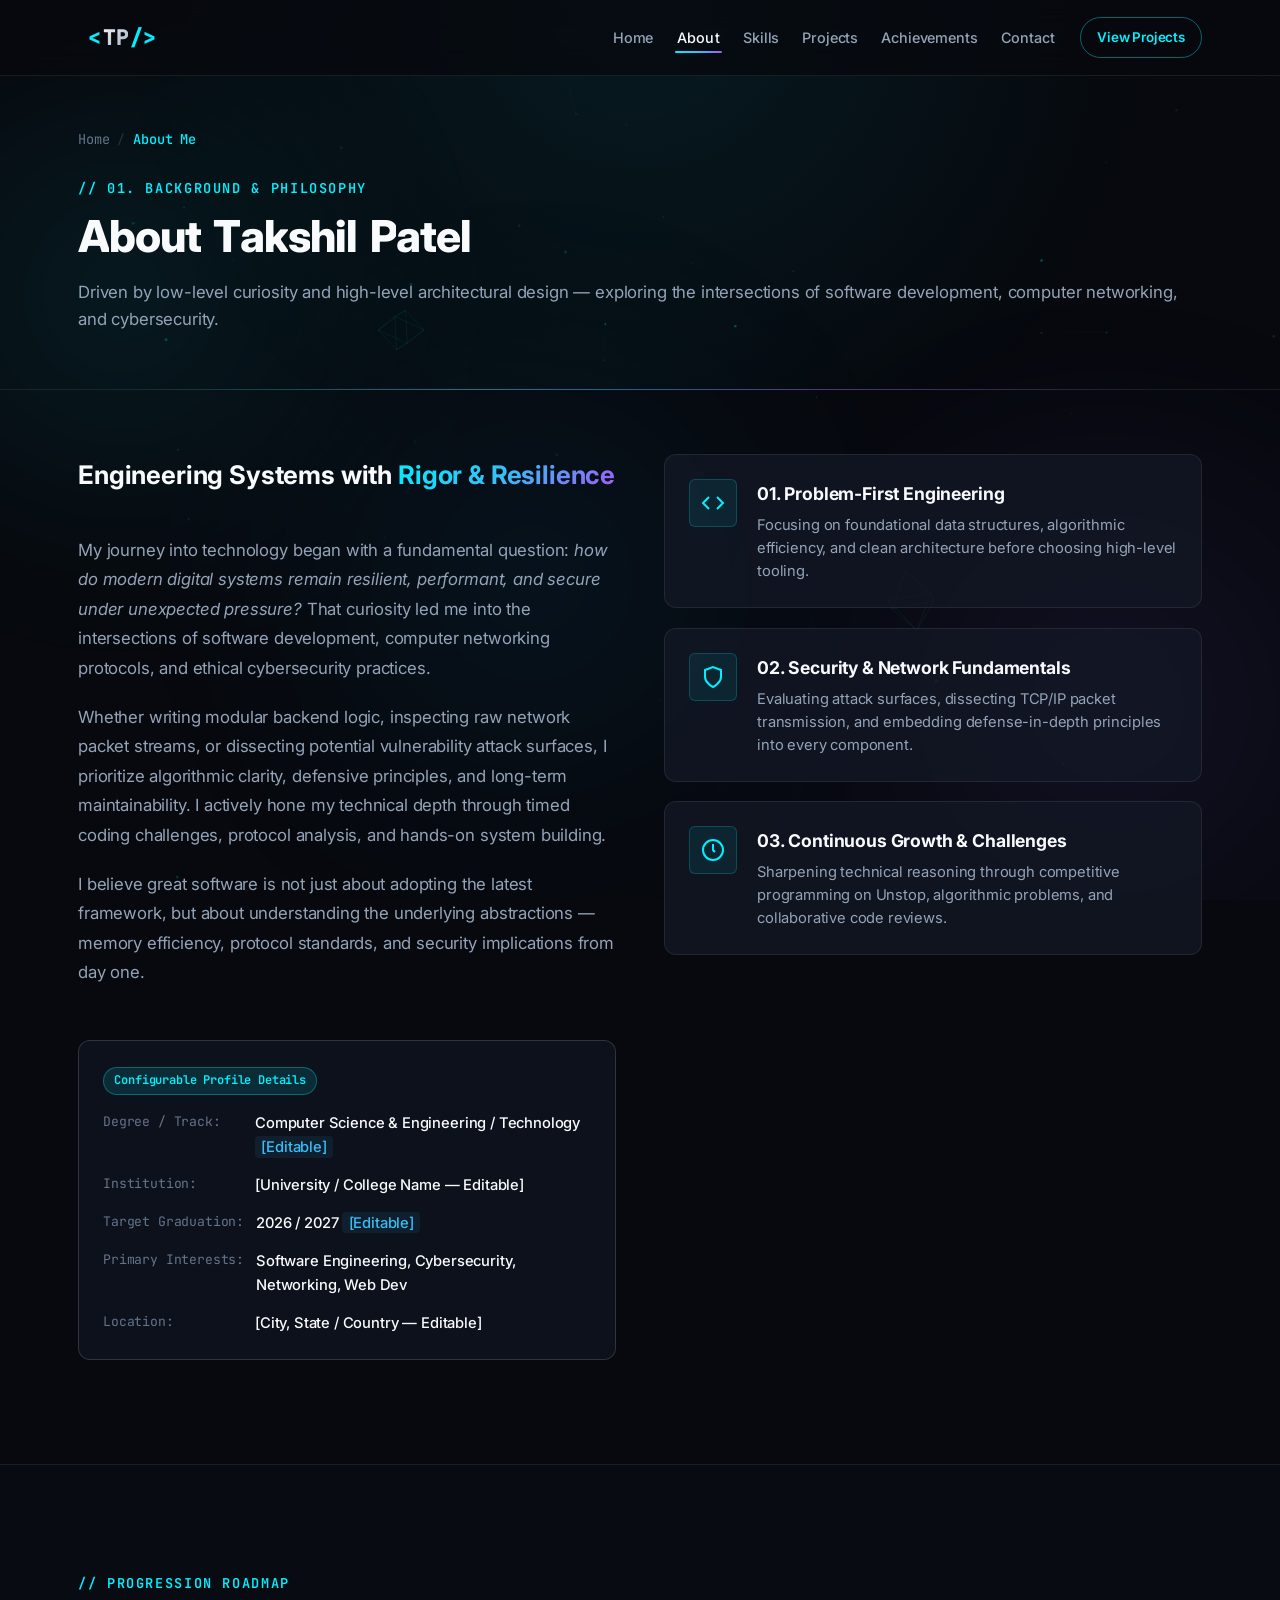
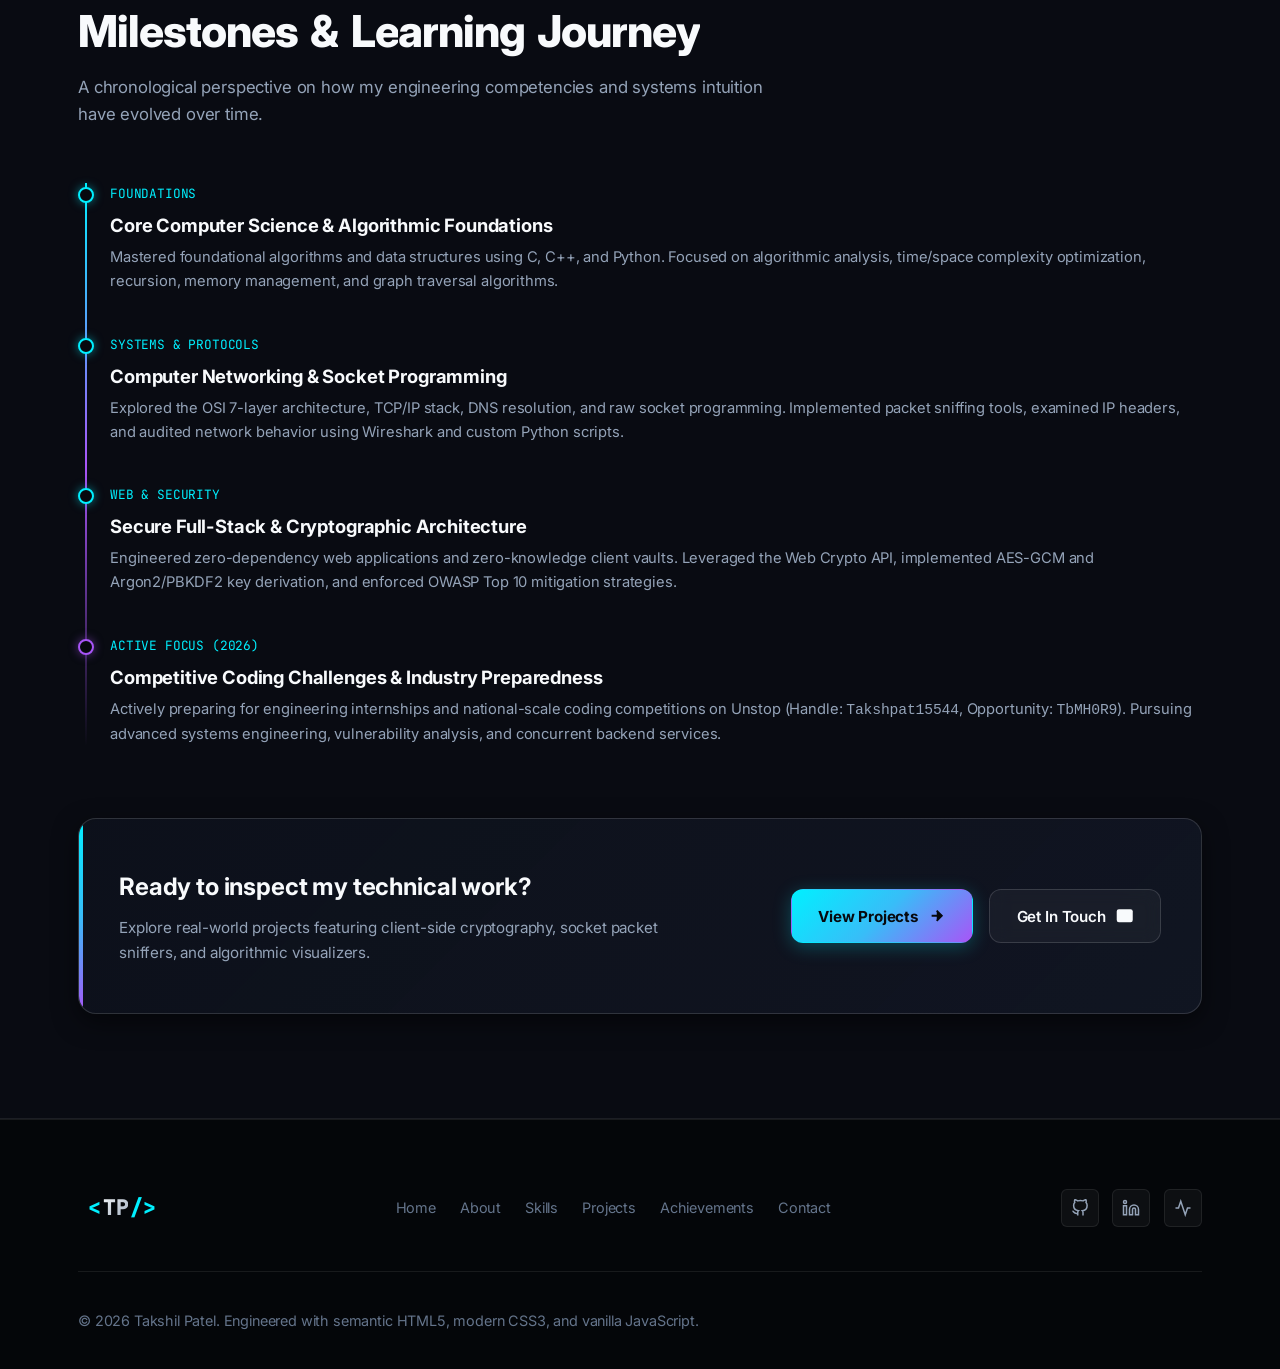
<file: about.html>
<!DOCTYPE html>
<html lang="en">
<head>
  <meta charset="UTF-8">
  <meta name="viewport" content="width=device-width, initial-scale=1.0">
  <meta http-equiv="X-UA-Compatible" content="IE=edge">
  
  <!-- Primary Meta Tags -->
  <title>About Me | Takshil Patel — Developer &amp; Cybersecurity Specialist</title>
  <meta name="title" content="About Me | Takshil Patel — Developer &amp; Cybersecurity Specialist">
  <meta name="description" content="Learn about Takshil Patel's background, engineering philosophy, academic journey, computer networking, and cybersecurity focus.">
  <meta name="author" content="Takshil Patel">
  <meta name="theme-color" content="#07090e">

  <!-- Open Graph / Facebook -->
  <meta property="og:type" content="website">
  <meta property="og:url" content="https://takshilpatel.dev/about.html">
  <meta property="og:title" content="About Me | Takshil Patel">
  <meta property="og:description" content="Discover Takshil Patel's journey across software engineering, systems architecture, networking, and cybersecurity.">

  <!-- Favicon -->
  <link rel="icon" type="image/svg+xml" href="data:image/svg+xml,<svg xmlns='http://www.w3.org/2000/svg' viewBox='0 0 100 100'><rect width='100' height='100' rx='22' fill='%2307090e'/><rect x='4' y='4' width='92' height='92' rx='18' fill='none' stroke='%2300f0ff' stroke-width='4' opacity='0.7'/><text x='50' y='64' font-family='monospace' font-size='42' font-weight='900' fill='%2300f0ff' text-anchor='middle'>TP</text></svg>">

  <!-- Google Fonts: Inter & JetBrains Mono -->
  <link rel="preconnect" href="https://fonts.googleapis.com">
  <link rel="preconnect" href="https://fonts.gstatic.com" crossorigin>
  <link href="https://fonts.googleapis.com/css2?family=Inter:wght@400;500;600;700;800&family=JetBrains+Mono:wght@400;500;600;700&display=swap" rel="stylesheet">

  <!-- Core Stylesheets -->
  <link rel="stylesheet" href="css/style.css">
  <link rel="stylesheet" href="css/components.css">
  <link rel="stylesheet" href="css/responsive.css">
</head>
<body>
  <!-- Accessible Skip Link -->
  <a href="#main-content" class="skip-link">Skip to main content</a>

  <!-- Ambient Light Orbs -->
  <div class="bg-ambient-layer" aria-hidden="true">
    <div class="ambient-orb ambient-orb-1"></div>
    <div class="ambient-orb ambient-orb-2"></div>
    <div class="ambient-orb ambient-orb-3"></div>
  </div>

  <!-- Interactive Subtle Cyber Canvas -->
  <canvas id="cyber-canvas" class="cyber-canvas" aria-hidden="true"></canvas>

  <!-- ========================================================================
       Header & Navigation
       ======================================================================== -->
  <header class="site-header" id="site-header">
    <div class="container header-container">
      <a href="index.html" class="brand-logo" aria-label="Takshil Patel Portfolio Homepage">
        <span class="logo-bracket">&lt;</span><span class="logo-text">TP</span><span class="logo-bracket">/&gt;</span>
      </a>

      <nav class="site-nav" id="site-nav" aria-label="Primary site navigation">
        <ul class="nav-links">
          <li><a href="index.html" class="nav-link">Home</a></li>
          <li><a href="about.html" class="nav-link active" aria-current="page">About</a></li>
          <li><a href="skills.html" class="nav-link">Skills</a></li>
          <li><a href="projects.html" class="nav-link">Projects</a></li>
          <li><a href="achievements.html" class="nav-link">Achievements</a></li>
          <li><a href="contact.html" class="nav-link">Contact</a></li>
        </ul>
        <div class="nav-actions">
          <a href="projects.html" class="btn btn-outline-nav">View Projects</a>
        </div>
      </nav>

      <button class="mobile-nav-toggle" id="mobile-nav-toggle" aria-expanded="false" aria-controls="site-nav" aria-label="Toggle navigation menu">
        <span class="hamburger-line"></span>
        <span class="hamburger-line"></span>
        <span class="hamburger-line"></span>
      </button>
    </div>
  </header>

  <!-- ========================================================================
       Main Content
       ======================================================================== -->
  <main id="main-content">

    <!-- Page Banner / Breadcrumbs -->
    <section class="page-banner">
      <div class="container">
        <nav class="breadcrumb-nav" aria-label="Breadcrumb">
          <ol class="breadcrumb-list">
            <li><a href="index.html" class="breadcrumb-link">Home</a></li>
            <li class="breadcrumb-separator" aria-hidden="true">/</li>
            <li class="breadcrumb-current" aria-current="page">About Me</li>
          </ol>
        </nav>

        <span class="section-tag">// 01. BACKGROUND &amp; PHILOSOPHY</span>
        <h1 class="section-title">About Takshil Patel</h1>
        <p class="section-subtitle">
          Driven by low-level curiosity and high-level architectural design — exploring the intersections of software development, computer networking, and cybersecurity.
        </p>
      </div>
    </section>

    <!-- Detailed About Narrative & Profile Details -->
    <section class="section" style="padding-top: 4rem;">
      <div class="container">
        <div class="about-grid">
          <!-- Left Column: Biography Narrative -->
          <div class="about-narrative">
            <h2 style="font-size: 1.6rem; margin-bottom: 1.25rem; color: var(--text-primary);">
              Engineering Systems with <span class="gradient-text">Rigor &amp; Resilience</span>
            </h2>

            <p class="about-paragraph">
              My journey into technology began with a fundamental question: <em>how do modern digital systems remain resilient, performant, and secure under unexpected pressure?</em> That curiosity led me into the intersections of software development, computer networking protocols, and ethical cybersecurity practices.
            </p>
            <p class="about-paragraph">
              Whether writing modular backend logic, inspecting raw network packet streams, or dissecting potential vulnerability attack surfaces, I prioritize algorithmic clarity, defensive principles, and long-term maintainability. I actively hone my technical depth through timed coding challenges, protocol analysis, and hands-on system building.
            </p>
            <p class="about-paragraph">
              I believe great software is not just about adopting the latest framework, but about understanding the underlying abstractions — memory efficiency, protocol standards, and security implications from day one.
            </p>

            <!-- Editable Profile Details Block -->
            <!-- TAKSHIL: Edit your personal educational & location details below -->
            <div class="editable-profile-box" style="margin-top: 2rem;">
              <span class="editable-tag">Configurable Profile Details</span>
              <ul class="profile-meta-list">
                <li class="profile-meta-item">
                  <span class="meta-label">Degree / Track:</span>
                  <span class="meta-value">Computer Science &amp; Engineering / Technology <span class="meta-placeholder">[Editable]</span></span>
                </li>
                <li class="profile-meta-item">
                  <span class="meta-label">Institution:</span>
                  <span class="meta-value">[University / College Name — Editable]</span>
                </li>
                <li class="profile-meta-item">
                  <span class="meta-label">Target Graduation:</span>
                  <span class="meta-value">2026 / 2027 <span class="meta-placeholder">[Editable]</span></span>
                </li>
                <li class="profile-meta-item">
                  <span class="meta-label">Primary Interests:</span>
                  <span class="meta-value">Software Engineering, Cybersecurity, Networking, Web Dev</span>
                </li>
                <li class="profile-meta-item">
                  <span class="meta-label">Location:</span>
                  <span class="meta-value">[City, State / Country — Editable]</span>
                </li>
              </ul>
            </div>
          </div>

          <!-- Right Column: Core Engineering Pillars -->
          <div class="pillars-container">
            <div class="pillar-card">
              <div class="pillar-icon-box" aria-hidden="true">
                <svg width="24" height="24" viewBox="0 0 24 24" fill="none" stroke="currentColor" stroke-width="2"><polyline points="16 18 22 12 16 6"></polyline><polyline points="8 6 2 12 8 18"></polyline></svg>
              </div>
              <div class="pillar-content">
                <h3>01. Problem-First Engineering</h3>
                <p>Focusing on foundational data structures, algorithmic efficiency, and clean architecture before choosing high-level tooling.</p>
              </div>
            </div>

            <div class="pillar-card">
              <div class="pillar-icon-box" aria-hidden="true">
                <svg width="24" height="24" viewBox="0 0 24 24" fill="none" stroke="currentColor" stroke-width="2"><path d="M12 22s8-4 8-10V5l-8-3-8 3v7c0 6 8 10 8 10z"></path></svg>
              </div>
              <div class="pillar-content">
                <h3>02. Security &amp; Network Fundamentals</h3>
                <p>Evaluating attack surfaces, dissecting TCP/IP packet transmission, and embedding defense-in-depth principles into every component.</p>
              </div>
            </div>

            <div class="pillar-card">
              <div class="pillar-icon-box" aria-hidden="true">
                <svg width="24" height="24" viewBox="0 0 24 24" fill="none" stroke="currentColor" stroke-width="2"><circle cx="12" cy="12" r="10"></circle><polyline points="12 6 12 12 14 14"></polyline></svg>
              </div>
              <div class="pillar-content">
                <h3>03. Continuous Growth &amp; Challenges</h3>
                <p>Sharpening technical reasoning through competitive programming on Unstop, algorithmic problems, and collaborative code reviews.</p>
              </div>
            </div>
          </div>
        </div>
      </div>
    </section>

    <!-- Technical Growth Roadmap / Milestones -->
    <section class="section" style="background: rgba(13, 17, 27, 0.4); border-top: 1px solid var(--border-subtle); border-bottom: 1px solid var(--border-subtle);">
      <div class="container">
        <div class="section-header">
          <span class="section-tag">// PROGRESSION ROADMAP</span>
          <h2 class="section-title">Milestones &amp; Learning Journey</h2>
          <p class="section-subtitle">
            A chronological perspective on how my engineering competencies and systems intuition have evolved over time.
          </p>
        </div>

        <div class="timeline-container">
          <!-- Milestone 1 -->
          <div class="timeline-item">
            <span class="timeline-dot"></span>
            <span class="timeline-date">FOUNDATIONS</span>
            <h3 class="timeline-title">Core Computer Science &amp; Algorithmic Foundations</h3>
            <p class="timeline-desc">
              Mastered foundational algorithms and data structures using C, C++, and Python. Focused on algorithmic analysis, time/space complexity optimization, recursion, memory management, and graph traversal algorithms.
            </p>
          </div>

          <!-- Milestone 2 -->
          <div class="timeline-item">
            <span class="timeline-dot"></span>
            <span class="timeline-date">SYSTEMS &amp; PROTOCOLS</span>
            <h3 class="timeline-title">Computer Networking &amp; Socket Programming</h3>
            <p class="timeline-desc">
              Explored the OSI 7-layer architecture, TCP/IP stack, DNS resolution, and raw socket programming. Implemented packet sniffing tools, examined IP headers, and audited network behavior using Wireshark and custom Python scripts.
            </p>
          </div>

          <!-- Milestone 3 -->
          <div class="timeline-item">
            <span class="timeline-dot"></span>
            <span class="timeline-date">WEB &amp; SECURITY</span>
            <h3 class="timeline-title">Secure Full-Stack &amp; Cryptographic Architecture</h3>
            <p class="timeline-desc">
              Engineered zero-dependency web applications and zero-knowledge client vaults. Leveraged the Web Crypto API, implemented AES-GCM and Argon2/PBKDF2 key derivation, and enforced OWASP Top 10 mitigation strategies.
            </p>
          </div>

          <!-- Milestone 4 -->
          <div class="timeline-item learning">
            <span class="timeline-dot"></span>
            <span class="timeline-date">ACTIVE FOCUS (2026)</span>
            <h3 class="timeline-title">Competitive Coding Challenges &amp; Industry Preparedness</h3>
            <p class="timeline-desc">
              Actively preparing for engineering internships and national-scale coding competitions on Unstop (Handle: <code>Takshpat15544</code>, Opportunity: <code>TbMH0R9</code>). Pursuing advanced systems engineering, vulnerability analysis, and concurrent backend services.
            </p>
          </div>
        </div>

        <!-- Page CTA Banner -->
        <div class="page-cta-banner">
          <div class="cta-banner-content">
            <h3>Ready to inspect my technical work?</h3>
            <p>
              Explore real-world projects featuring client-side cryptography, socket packet sniffers, and algorithmic visualizers.
            </p>
          </div>
          <div class="cta-banner-actions">
            <a href="projects.html" class="btn btn-primary">
              <span>View Projects</span>
              <svg class="icon" viewBox="0 0 24 24" fill="none" stroke="currentColor" stroke-width="2.5"><line x1="5" y1="12" x2="19" y2="12"></line><polyline points="12 5 19 12 12 19"></polyline></svg>
            </a>
            <a href="contact.html" class="btn btn-secondary">
              <span>Get In Touch</span>
              <svg class="icon" viewBox="0 0 24 24" fill="none" stroke="currentColor" stroke-width="2"><path d="M4 4h16c1.1 0 2 .9 2 2v12c0 1.1-.9 2-2 2H4c-1.1 0-2-.9-2-2V6c0-1.1.9-2 2-2z"></path><polyline points="22,6 12,13 2,6"></polyline></svg>
            </a>
          </div>
        </div>

      </div>
    </section>

  </main>

  <!-- ========================================================================
       Footer
       ======================================================================== -->
  <footer class="site-footer">
    <div class="container">
      <div class="footer-top">
        <a href="index.html" class="brand-logo" aria-label="Takshil Patel Portfolio Homepage">
          <span class="logo-bracket">&lt;</span><span class="logo-text">TP</span><span class="logo-bracket">/&gt;</span>
        </a>

        <ul class="footer-nav">
          <li><a href="index.html">Home</a></li>
          <li><a href="about.html">About</a></li>
          <li><a href="skills.html">Skills</a></li>
          <li><a href="projects.html">Projects</a></li>
          <li><a href="achievements.html">Achievements</a></li>
          <li><a href="contact.html">Contact</a></li>
        </ul>

        <div class="footer-socials">
          <a href="https://github.com/Takshil2204" target="_blank" rel="noopener noreferrer" class="social-icon-btn" aria-label="Takshil Patel on GitHub">
            <svg width="18" height="18" viewBox="0 0 24 24" fill="none" stroke="currentColor" stroke-width="2"><path d="M9 19c-5 1.5-5-2.5-7-3m14 6v-3.87a3.37 3.37 0 0 0-.94-2.61c3.14-.35 6.44-1.54 6.44-7A5.44 5.44 0 0 0 20 4.77 5.07 5.07 0 0 0 19.91 1S18.73.65 16 2.48a13.38 13.38 0 0 0-7 0C6.27.65 5.09 1 5.09 1A5.07 5.07 0 0 0 5 4.77a5.44 5.44 0 0 0-1.5 3.78c0 5.42 3.3 6.61 6.44 7A3.37 3.37 0 0 0 9 18.13V22"></path></svg>
          </a>
          <a href="https://www.linkedin.com/in/takshil-patel-b93706250" target="_blank" rel="noopener noreferrer" class="social-icon-btn" aria-label="Takshil Patel on LinkedIn">
            <svg width="18" height="18" viewBox="0 0 24 24" fill="none" stroke="currentColor" stroke-width="2"><path d="M16 8a6 6 0 0 1 6 6v7h-4v-7a2 2 0 0 0-2-2 2 2 0 0 0-2 2v7h-4v-7a6 6 0 0 1 6-6z"></path><rect x="2" y="9" width="4" height="12"></rect><circle cx="4" cy="4" r="2"></circle></svg>
          </a>
          <a href="https://unstop.com/@Takshpat15544" target="_blank" rel="noopener noreferrer" class="social-icon-btn" aria-label="Takshil Patel on Unstop">
            <svg width="18" height="18" viewBox="0 0 24 24" fill="none" stroke="currentColor" stroke-width="2"><polyline points="22 12 18 12 15 21 9 3 6 12 2 12"></polyline></svg>
          </a>
        </div>
      </div>

      <div class="footer-bottom">
        <p>© <span id="current-year">2026</span> Takshil Patel. Engineered with semantic HTML5, modern CSS3, and vanilla JavaScript.</p>
        <button class="back-to-top-btn" id="back-to-top" aria-label="Scroll back to top of the page">
          <span>Back to Top</span>
          <svg width="14" height="14" viewBox="0 0 24 24" fill="none" stroke="currentColor" stroke-width="2.5"><polyline points="18 15 12 9 6 15"></polyline></svg>
        </button>
      </div>
    </div>
  </footer>

  <!-- Scripts -->
  <script src="js/canvas-bg.js"></script>
  <script src="js/animations-3d.js"></script>
  <script src="js/main.js"></script>
</body>
</html>
</file>
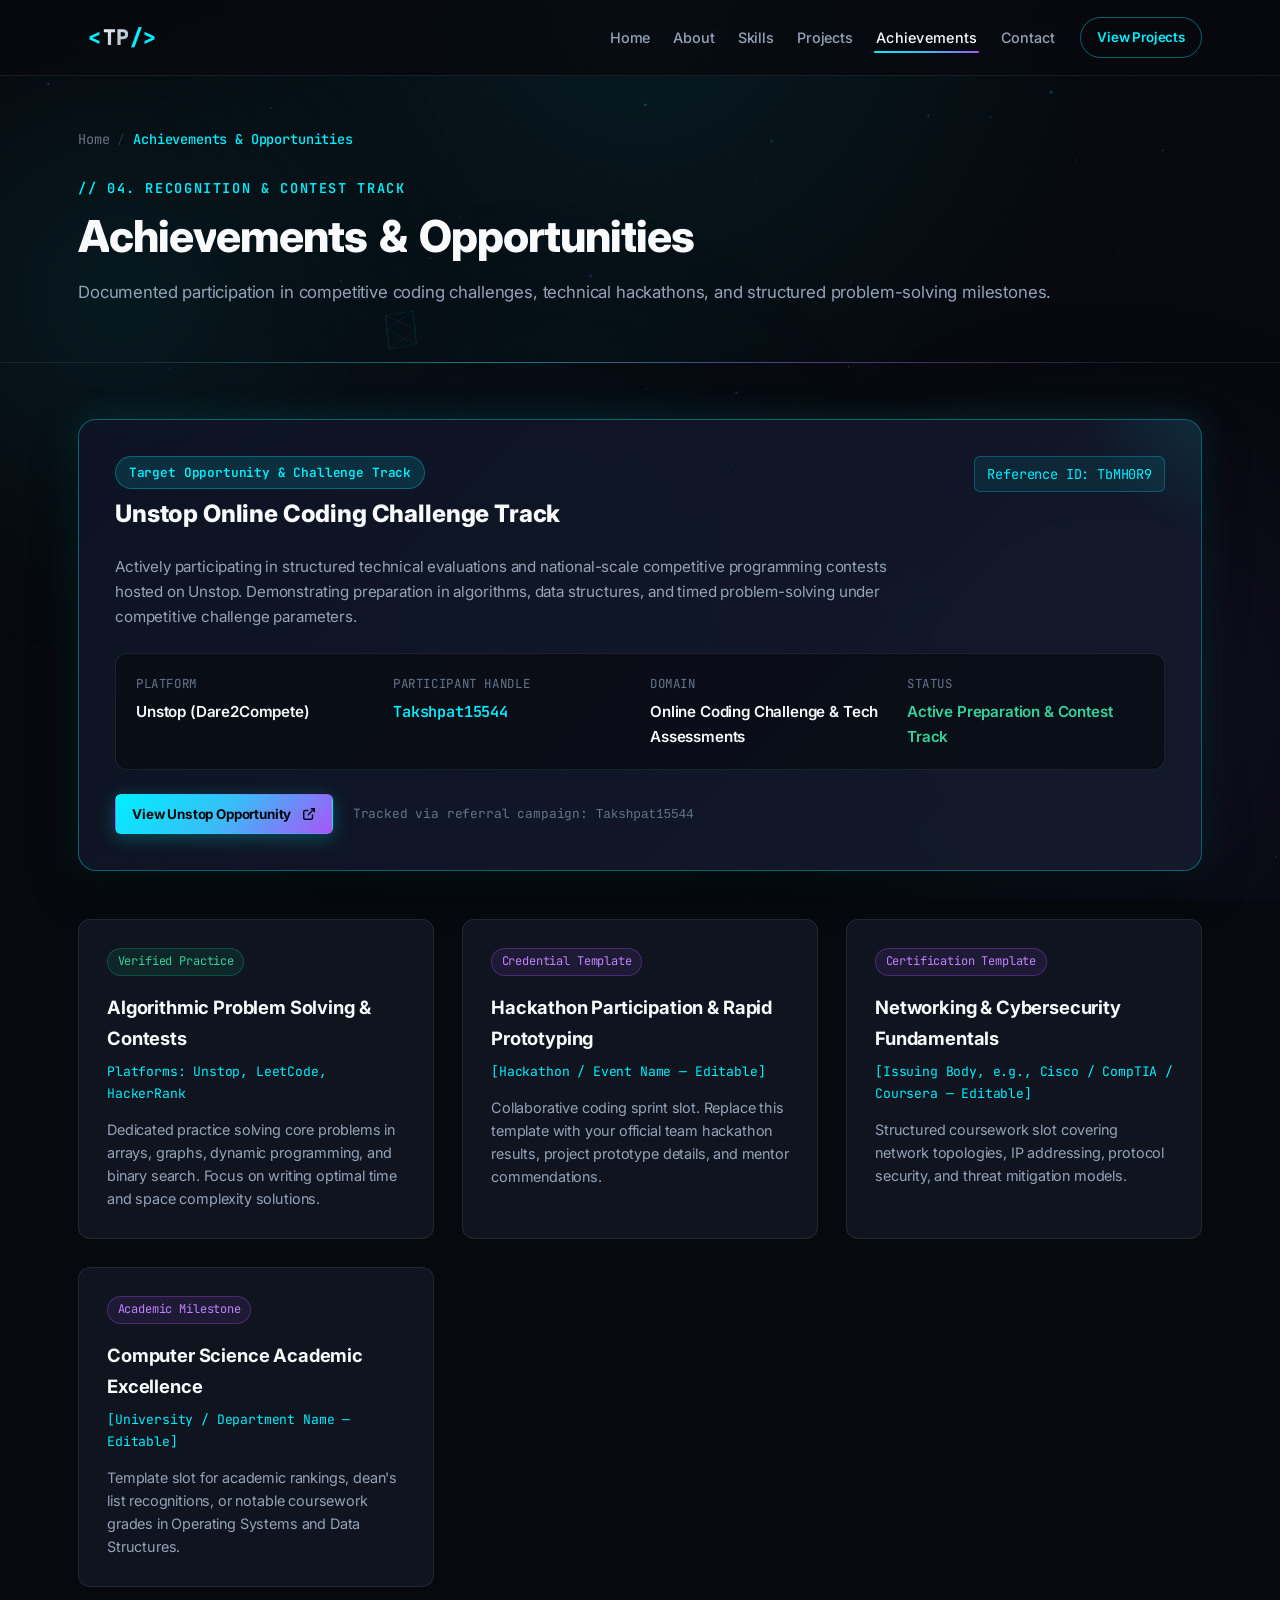
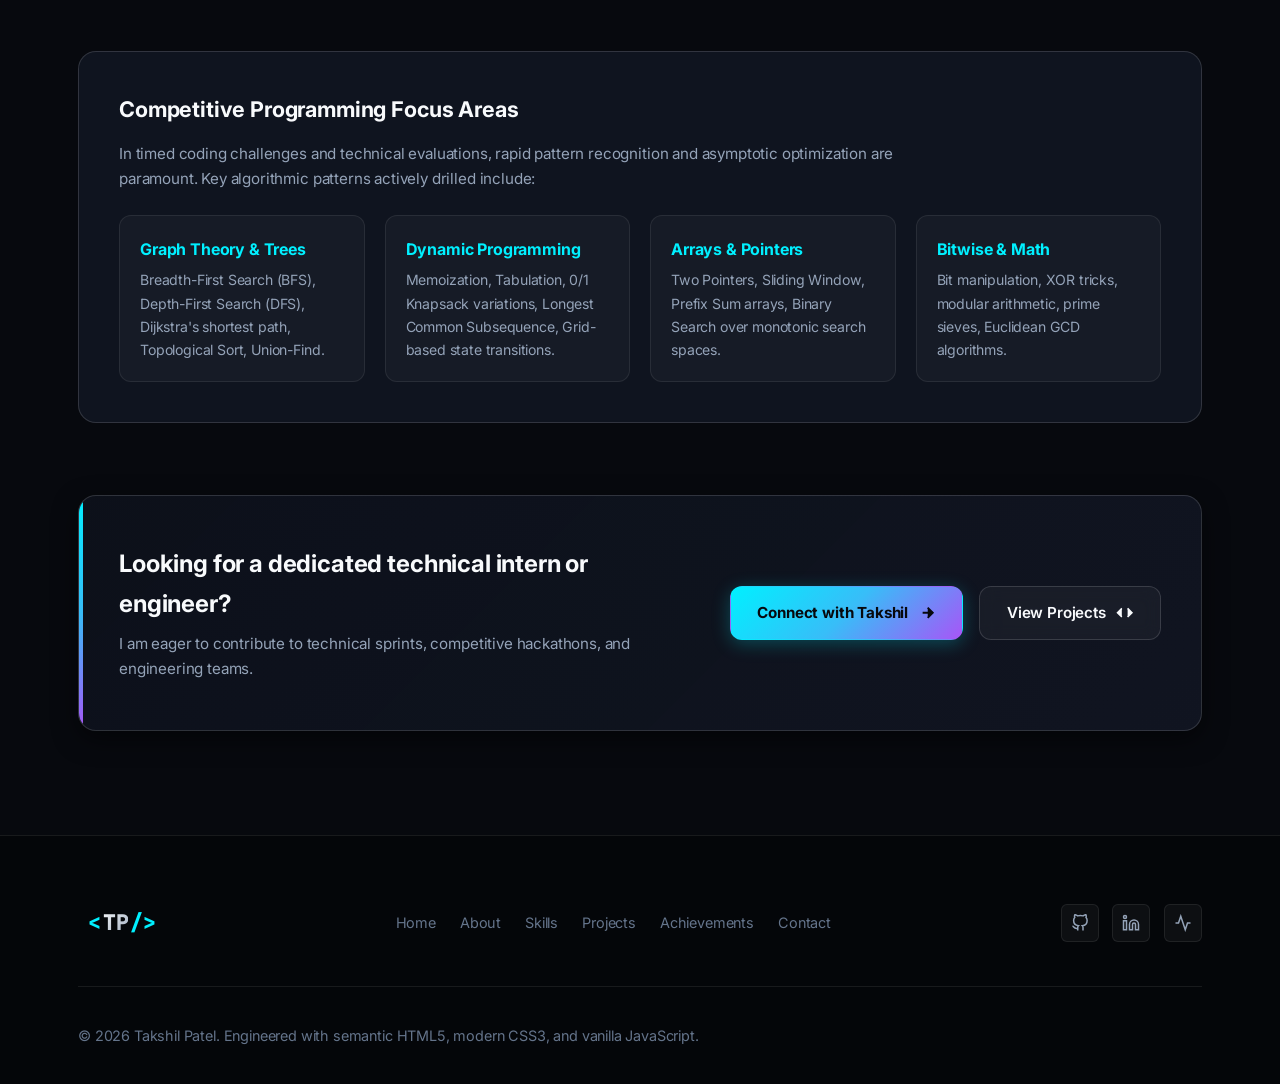
<file: achievements.html>
<!DOCTYPE html>
<html lang="en">
<head>
  <meta charset="UTF-8">
  <meta name="viewport" content="width=device-width, initial-scale=1.0">
  <meta http-equiv="X-UA-Compatible" content="IE=edge">
  
  <!-- Primary Meta Tags -->
  <title>Achievements &amp; Opportunities | Takshil Patel — Developer &amp; Cybersecurity Specialist</title>
  <meta name="title" content="Achievements &amp; Opportunities | Takshil Patel — Developer &amp; Cybersecurity Specialist">
  <meta name="description" content="View Takshil Patel's achievements, Unstop Online Coding Challenge track (TbMH0R9, Takshpat15544), hackathons, and competitive programming milestones.">
  <meta name="author" content="Takshil Patel">
  <meta name="theme-color" content="#07090e">

  <!-- Open Graph / Facebook -->
  <meta property="og:type" content="website">
  <meta property="og:url" content="https://takshilpatel.dev/achievements.html">
  <meta property="og:title" content="Achievements &amp; Opportunities | Takshil Patel">
  <meta property="og:description" content="Competitive programming milestones, Unstop challenge track, certifications, and technical recognitions.">

  <!-- Favicon -->
  <link rel="icon" type="image/svg+xml" href="data:image/svg+xml,<svg xmlns='http://www.w3.org/2000/svg' viewBox='0 0 100 100'><rect width='100' height='100' rx='22' fill='%2307090e'/><rect x='4' y='4' width='92' height='92' rx='18' fill='none' stroke='%2300f0ff' stroke-width='4' opacity='0.7'/><text x='50' y='64' font-family='monospace' font-size='42' font-weight='900' fill='%2300f0ff' text-anchor='middle'>TP</text></svg>">

  <!-- Google Fonts: Inter & JetBrains Mono -->
  <link rel="preconnect" href="https://fonts.googleapis.com">
  <link rel="preconnect" href="https://fonts.gstatic.com" crossorigin>
  <link href="https://fonts.googleapis.com/css2?family=Inter:wght@400;500;600;700;800&family=JetBrains+Mono:wght@400;500;600;700&display=swap" rel="stylesheet">

  <!-- Core Stylesheets -->
  <link rel="stylesheet" href="css/style.css">
  <link rel="stylesheet" href="css/components.css">
  <link rel="stylesheet" href="css/responsive.css">
</head>
<body>
  <!-- Accessible Skip Link -->
  <a href="#main-content" class="skip-link">Skip to main content</a>

  <!-- Ambient Light Orbs -->
  <div class="bg-ambient-layer" aria-hidden="true">
    <div class="ambient-orb ambient-orb-1"></div>
    <div class="ambient-orb ambient-orb-2"></div>
    <div class="ambient-orb ambient-orb-3"></div>
  </div>

  <!-- Interactive Subtle Cyber Canvas -->
  <canvas id="cyber-canvas" class="cyber-canvas" aria-hidden="true"></canvas>

  <!-- ========================================================================
       Header & Navigation
       ======================================================================== -->
  <header class="site-header" id="site-header">
    <div class="container header-container">
      <a href="index.html" class="brand-logo" aria-label="Takshil Patel Portfolio Homepage">
        <span class="logo-bracket">&lt;</span><span class="logo-text">TP</span><span class="logo-bracket">/&gt;</span>
      </a>

      <nav class="site-nav" id="site-nav" aria-label="Primary site navigation">
        <ul class="nav-links">
          <li><a href="index.html" class="nav-link">Home</a></li>
          <li><a href="about.html" class="nav-link">About</a></li>
          <li><a href="skills.html" class="nav-link">Skills</a></li>
          <li><a href="projects.html" class="nav-link">Projects</a></li>
          <li><a href="achievements.html" class="nav-link active" aria-current="page">Achievements</a></li>
          <li><a href="contact.html" class="nav-link">Contact</a></li>
        </ul>
        <div class="nav-actions">
          <a href="projects.html" class="btn btn-outline-nav">View Projects</a>
        </div>
      </nav>

      <button class="mobile-nav-toggle" id="mobile-nav-toggle" aria-expanded="false" aria-controls="site-nav" aria-label="Toggle navigation menu">
        <span class="hamburger-line"></span>
        <span class="hamburger-line"></span>
        <span class="hamburger-line"></span>
      </button>
    </div>
  </header>

  <!-- ========================================================================
       Main Content
       ======================================================================== -->
  <main id="main-content">

    <!-- Page Banner / Breadcrumbs -->
    <section class="page-banner">
      <div class="container">
        <nav class="breadcrumb-nav" aria-label="Breadcrumb">
          <ol class="breadcrumb-list">
            <li><a href="index.html" class="breadcrumb-link">Home</a></li>
            <li class="breadcrumb-separator" aria-hidden="true">/</li>
            <li class="breadcrumb-current" aria-current="page">Achievements &amp; Opportunities</li>
          </ol>
        </nav>

        <span class="section-tag">// 04. RECOGNITION &amp; CONTEST TRACK</span>
        <h1 class="section-title">Achievements &amp; Opportunities</h1>
        <p class="section-subtitle">
          Documented participation in competitive coding challenges, technical hackathons, and structured problem-solving milestones.
        </p>
      </div>
    </section>

    <!-- Main Recognition & Opportunity Section -->
    <section class="section" style="padding-top: 3.5rem;">
      <div class="container">

        <!-- Reference Opportunity Spotlight Card (Unstop Online Coding Challenge) -->
        <div class="unstop-spotlight-card">
          <div class="spotlight-header">
            <div>
              <span class="spotlight-badge">Target Opportunity &amp; Challenge Track</span>
              <h2 class="spotlight-title" style="font-size: 1.5rem; margin-top: 0.35rem;">Unstop Online Coding Challenge Track</h2>
            </div>
            <span class="text-mono" style="color: var(--accent-cyan); font-size: 0.85rem; background: rgba(0,240,255,0.08); padding: 0.35rem 0.75rem; border-radius: 6px; border: 1px solid rgba(0,240,255,0.25);">
              Reference ID: TbMH0R9
            </span>
          </div>

          <p style="color: var(--text-secondary); line-height: 1.65; max-width: 820px; font-size: 0.95rem;">
            Actively participating in structured technical evaluations and national-scale competitive programming contests hosted on Unstop. 
            Demonstrating preparation in algorithms, data structures, and timed problem-solving under competitive challenge parameters.
          </p>

          <div class="spotlight-details">
            <div class="spotlight-param">
              <span class="param-title">Platform</span>
              <span class="param-val">Unstop (Dare2Compete)</span>
            </div>
            <div class="spotlight-param">
              <span class="param-title">Participant Handle</span>
              <span class="param-val text-mono" style="color: var(--accent-cyan);">Takshpat15544</span>
            </div>
            <div class="spotlight-param">
              <span class="param-title">Domain</span>
              <span class="param-val">Online Coding Challenge &amp; Tech Assessments</span>
            </div>
            <div class="spotlight-param">
              <span class="param-title">Status</span>
              <span class="param-val" style="color: #34d399;">Active Preparation &amp; Contest Track</span>
            </div>
          </div>

          <div class="spotlight-actions">
            <!-- Exact verified reference link provided in instructions -->
            <a href="https://unstop.com/o/TbMH0R9?lb=usesf8XA&amp;utm_medium=Share&amp;utm_source=online_coding_challenge&amp;utm_campaign=Takshpat15544" target="_blank" rel="noopener noreferrer" class="btn btn-primary btn-sm">
              <span>View Unstop Opportunity</span>
              <svg width="14" height="14" viewBox="0 0 24 24" fill="none" stroke="currentColor" stroke-width="2.5"><path d="M18 13v6a2 2 0 0 1-2 2H5a2 2 0 0 1-2-2V8a2 2 0 0 1 2-2h6"></path><polyline points="15 3 21 3 21 9"></polyline><line x1="10" y1="14" x2="21" y2="3"></line></svg>
            </a>
            <span class="text-mono" style="font-size: 0.8rem; color: var(--text-muted);">
              Tracked via referral campaign: <code>Takshpat15544</code>
            </span>
          </div>
        </div>

        <!-- Achievements & Milestones Grid -->
        <div class="achievements-grid" style="margin-top: 3rem;">
          
          <!-- Achievement Card 1 -->
          <div class="achievement-card">
            <span class="achievement-status-tag tag-active">Verified Practice</span>
            <h3 class="achievement-title">Algorithmic Problem Solving &amp; Contests</h3>
            <span class="achievement-issuer">Platforms: Unstop, LeetCode, HackerRank</span>
            <p class="achievement-desc">
              Dedicated practice solving core problems in arrays, graphs, dynamic programming, and binary search. Focus on writing optimal time and space complexity solutions.
            </p>
          </div>

          <!-- Achievement Card 2 -->
          <div class="achievement-card">
            <span class="achievement-status-tag tag-template">Credential Template</span>
            <h3 class="achievement-title">Hackathon Participation &amp; Rapid Prototyping</h3>
            <span class="achievement-issuer">[Hackathon / Event Name — Editable]</span>
            <p class="achievement-desc">
              Collaborative coding sprint slot. Replace this template with your official team hackathon results, project prototype details, and mentor commendations.
            </p>
          </div>

          <!-- Achievement Card 3 -->
          <div class="achievement-card">
            <span class="achievement-status-tag tag-template">Certification Template</span>
            <h3 class="achievement-title">Networking &amp; Cybersecurity Fundamentals</h3>
            <span class="achievement-issuer">[Issuing Body, e.g., Cisco / CompTIA / Coursera — Editable]</span>
            <p class="achievement-desc">
              Structured coursework slot covering network topologies, IP addressing, protocol security, and threat mitigation models.
            </p>
          </div>

          <!-- Achievement Card 4 -->
          <div class="achievement-card">
            <span class="achievement-status-tag tag-template">Academic Milestone</span>
            <h3 class="achievement-title">Computer Science Academic Excellence</h3>
            <span class="achievement-issuer">[University / Department Name — Editable]</span>
            <p class="achievement-desc">
              Template slot for academic rankings, dean's list recognitions, or notable coursework grades in Operating Systems and Data Structures.
            </p>
          </div>

        </div>

        <!-- Competitive Programming Competencies Overview -->
        <div style="margin-top: 4rem; background: var(--bg-card); border: 1px solid var(--border-medium); border-radius: var(--border-radius-lg); padding: 2.5rem;">
          <h3 style="font-size: 1.35rem; color: var(--text-primary); margin-bottom: 0.85rem;">
            Competitive Programming Focus Areas
          </h3>
          <p style="color: var(--text-secondary); line-height: 1.65; max-width: 820px; font-size: 0.95rem; margin-bottom: 1.5rem;">
            In timed coding challenges and technical evaluations, rapid pattern recognition and asymptotic optimization are paramount. Key algorithmic patterns actively drilled include:
          </p>
          <div style="display: grid; grid-template-columns: repeat(auto-fit, minmax(240px, 1fr)); gap: 1.25rem;">
            <div style="background: rgba(255,255,255,0.03); border: 1px solid var(--border-subtle); padding: 1.25rem; border-radius: var(--border-radius-md);">
              <h4 style="font-size: 1rem; color: var(--accent-cyan); margin-bottom: 0.35rem;">Graph Theory &amp; Trees</h4>
              <p style="font-size: 0.88rem; color: var(--text-secondary);">Breadth-First Search (BFS), Depth-First Search (DFS), Dijkstra's shortest path, Topological Sort, Union-Find.</p>
            </div>
            <div style="background: rgba(255,255,255,0.03); border: 1px solid var(--border-subtle); padding: 1.25rem; border-radius: var(--border-radius-md);">
              <h4 style="font-size: 1rem; color: var(--accent-cyan); margin-bottom: 0.35rem;">Dynamic Programming</h4>
              <p style="font-size: 0.88rem; color: var(--text-secondary);">Memoization, Tabulation, 0/1 Knapsack variations, Longest Common Subsequence, Grid-based state transitions.</p>
            </div>
            <div style="background: rgba(255,255,255,0.03); border: 1px solid var(--border-subtle); padding: 1.25rem; border-radius: var(--border-radius-md);">
              <h4 style="font-size: 1rem; color: var(--accent-cyan); margin-bottom: 0.35rem;">Arrays &amp; Pointers</h4>
              <p style="font-size: 0.88rem; color: var(--text-secondary);">Two Pointers, Sliding Window, Prefix Sum arrays, Binary Search over monotonic search spaces.</p>
            </div>
            <div style="background: rgba(255,255,255,0.03); border: 1px solid var(--border-subtle); padding: 1.25rem; border-radius: var(--border-radius-md);">
              <h4 style="font-size: 1rem; color: var(--accent-cyan); margin-bottom: 0.35rem;">Bitwise &amp; Math</h4>
              <p style="font-size: 0.88rem; color: var(--text-secondary);">Bit manipulation, XOR tricks, modular arithmetic, prime sieves, Euclidean GCD algorithms.</p>
            </div>
          </div>
        </div>

        <!-- Page CTA Banner -->
        <div class="page-cta-banner">
          <div class="cta-banner-content">
            <h3>Looking for a dedicated technical intern or engineer?</h3>
            <p>
              I am eager to contribute to technical sprints, competitive hackathons, and engineering teams.
            </p>
          </div>
          <div class="cta-banner-actions">
            <a href="contact.html" class="btn btn-primary">
              <span>Connect with Takshil</span>
              <svg class="icon" viewBox="0 0 24 24" fill="none" stroke="currentColor" stroke-width="2.5"><line x1="5" y1="12" x2="19" y2="12"></line><polyline points="12 5 19 12 12 19"></polyline></svg>
            </a>
            <a href="projects.html" class="btn btn-secondary">
              <span>View Projects</span>
              <svg class="icon" viewBox="0 0 24 24" fill="none" stroke="currentColor" stroke-width="2"><polyline points="16 18 22 12 16 6"></polyline><polyline points="8 6 2 12 8 18"></polyline></svg>
            </a>
          </div>
        </div>

      </div>
    </section>

  </main>

  <!-- ========================================================================
       Footer
       ======================================================================== -->
  <footer class="site-footer">
    <div class="container">
      <div class="footer-top">
        <a href="index.html" class="brand-logo" aria-label="Takshil Patel Portfolio Homepage">
          <span class="logo-bracket">&lt;</span><span class="logo-text">TP</span><span class="logo-bracket">/&gt;</span>
        </a>

        <ul class="footer-nav">
          <li><a href="index.html">Home</a></li>
          <li><a href="about.html">About</a></li>
          <li><a href="skills.html">Skills</a></li>
          <li><a href="projects.html">Projects</a></li>
          <li><a href="achievements.html">Achievements</a></li>
          <li><a href="contact.html">Contact</a></li>
        </ul>

        <div class="footer-socials">
          <a href="https://github.com/Takshil2204" target="_blank" rel="noopener noreferrer" class="social-icon-btn" aria-label="Takshil Patel on GitHub">
            <svg width="18" height="18" viewBox="0 0 24 24" fill="none" stroke="currentColor" stroke-width="2"><path d="M9 19c-5 1.5-5-2.5-7-3m14 6v-3.87a3.37 3.37 0 0 0-.94-2.61c3.14-.35 6.44-1.54 6.44-7A5.44 5.44 0 0 0 20 4.77 5.07 5.07 0 0 0 19.91 1S18.73.65 16 2.48a13.38 13.38 0 0 0-7 0C6.27.65 5.09 1 5.09 1A5.07 5.07 0 0 0 5 4.77a5.44 5.44 0 0 0-1.5 3.78c0 5.42 3.3 6.61 6.44 7A3.37 3.37 0 0 0 9 18.13V22"></path></svg>
          </a>
          <a href="https://www.linkedin.com/in/takshil-patel-b93706250" target="_blank" rel="noopener noreferrer" class="social-icon-btn" aria-label="Takshil Patel on LinkedIn">
            <svg width="18" height="18" viewBox="0 0 24 24" fill="none" stroke="currentColor" stroke-width="2"><path d="M16 8a6 6 0 0 1 6 6v7h-4v-7a2 2 0 0 0-2-2 2 2 0 0 0-2 2v7h-4v-7a6 6 0 0 1 6-6z"></path><rect x="2" y="9" width="4" height="12"></rect><circle cx="4" cy="4" r="2"></circle></svg>
          </a>
          <a href="https://unstop.com/@Takshpat15544" target="_blank" rel="noopener noreferrer" class="social-icon-btn" aria-label="Takshil Patel on Unstop">
            <svg width="18" height="18" viewBox="0 0 24 24" fill="none" stroke="currentColor" stroke-width="2"><polyline points="22 12 18 12 15 21 9 3 6 12 2 12"></polyline></svg>
          </a>
        </div>
      </div>

      <div class="footer-bottom">
        <p>© <span id="current-year">2026</span> Takshil Patel. Engineered with semantic HTML5, modern CSS3, and vanilla JavaScript.</p>
        <button class="back-to-top-btn" id="back-to-top" aria-label="Scroll back to top of the page">
          <span>Back to Top</span>
          <svg width="14" height="14" viewBox="0 0 24 24" fill="none" stroke="currentColor" stroke-width="2.5"><polyline points="18 15 12 9 6 15"></polyline></svg>
        </button>
      </div>
    </div>
  </footer>

  <!-- Scripts -->
  <script src="js/canvas-bg.js"></script>
  <script src="js/animations-3d.js"></script>
  <script src="js/main.js"></script>
</body>
</html>
</file>
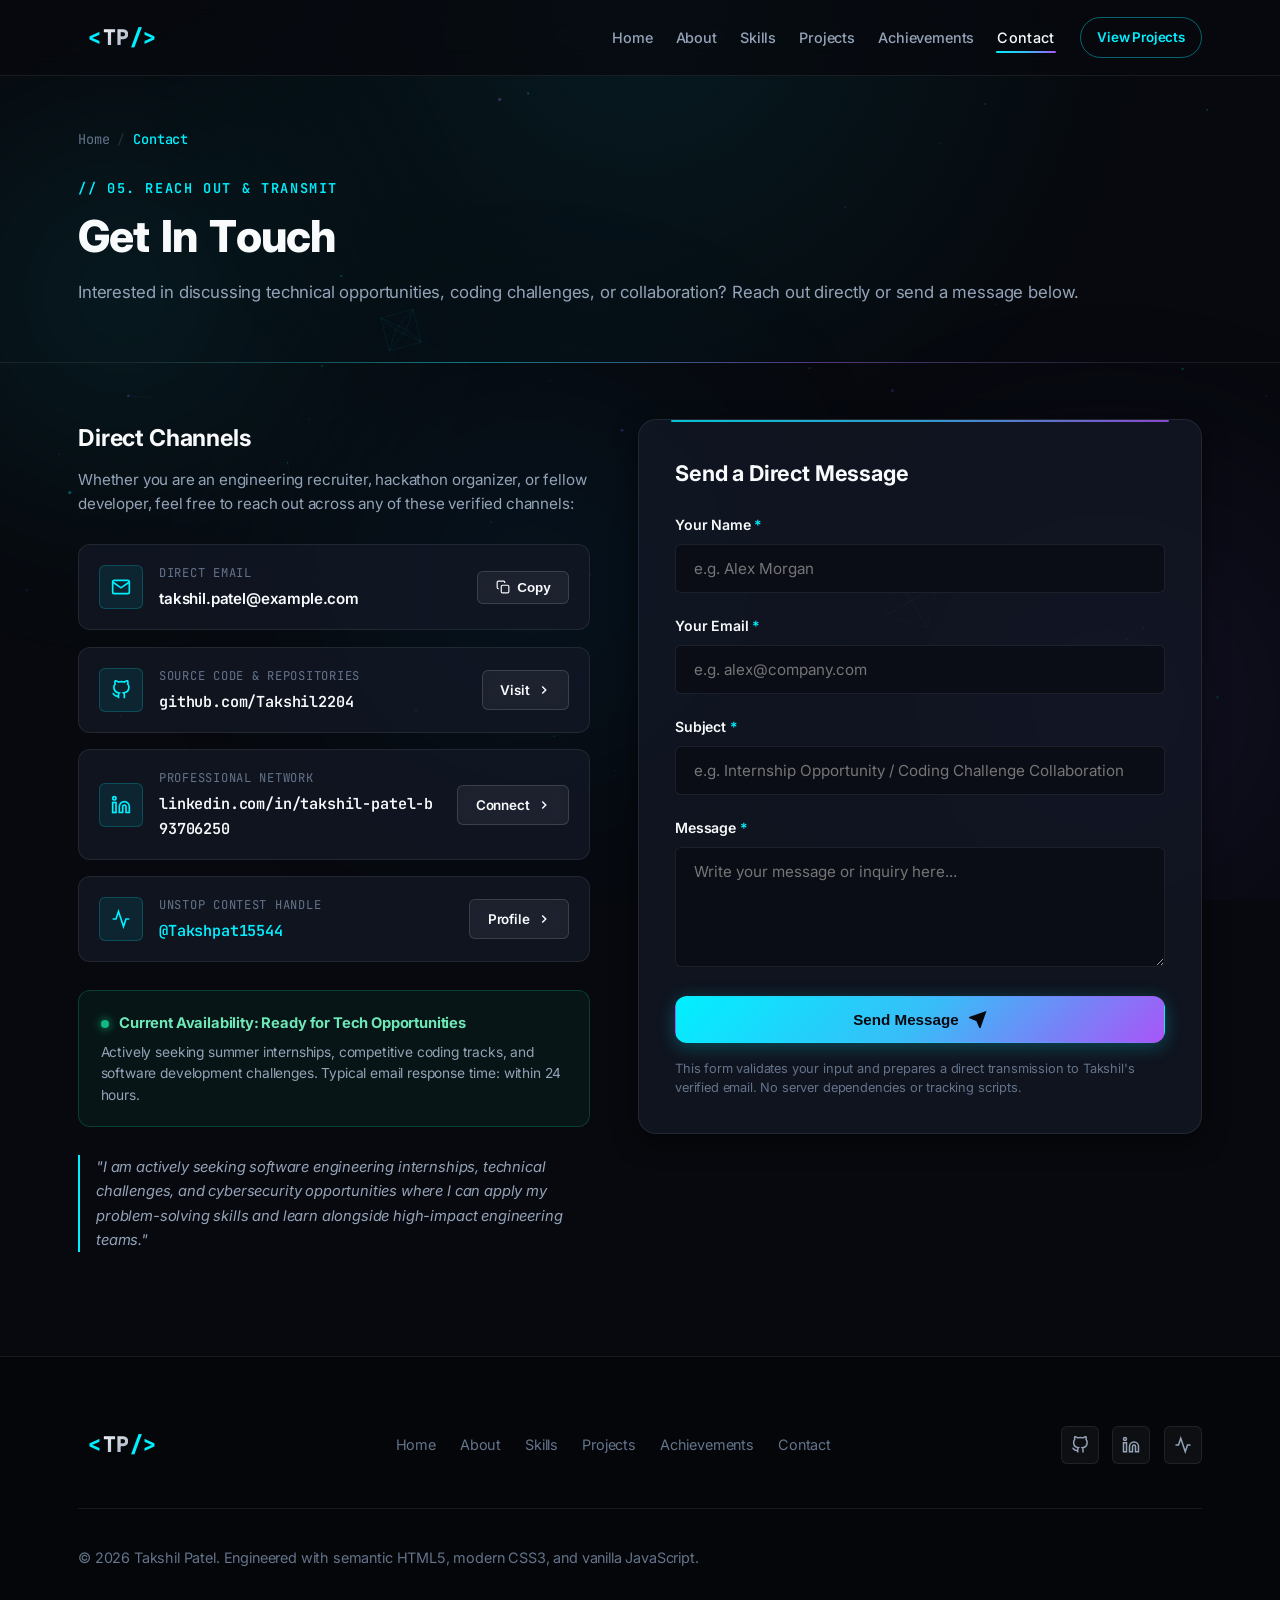
<file: contact.html>
<!DOCTYPE html>
<html lang="en">
<head>
  <meta charset="UTF-8">
  <meta name="viewport" content="width=device-width, initial-scale=1.0">
  <meta http-equiv="X-UA-Compatible" content="IE=edge">
  
  <!-- Primary Meta Tags -->
  <title>Contact &amp; Collaborate | Takshil Patel — Developer &amp; Cybersecurity Specialist</title>
  <meta name="title" content="Contact &amp; Collaborate | Takshil Patel — Developer &amp; Cybersecurity Specialist">
  <meta name="description" content="Get in touch with Takshil Patel for software engineering internships, cybersecurity opportunities, coding challenges, and technical collaborations.">
  <meta name="author" content="Takshil Patel">
  <meta name="theme-color" content="#07090e">

  <!-- Open Graph / Facebook -->
  <meta property="og:type" content="website">
  <meta property="og:url" content="https://takshilpatel.dev/contact.html">
  <meta property="og:title" content="Contact &amp; Collaborate | Takshil Patel">
  <meta property="og:description" content="Reach out directly to Takshil Patel. Direct email, GitHub, LinkedIn, Unstop profile, and client-validated transmission form.">

  <!-- Favicon -->
  <link rel="icon" type="image/svg+xml" href="data:image/svg+xml,<svg xmlns='http://www.w3.org/2000/svg' viewBox='0 0 100 100'><rect width='100' height='100' rx='22' fill='%2307090e'/><rect x='4' y='4' width='92' height='92' rx='18' fill='none' stroke='%2300f0ff' stroke-width='4' opacity='0.7'/><text x='50' y='64' font-family='monospace' font-size='42' font-weight='900' fill='%2300f0ff' text-anchor='middle'>TP</text></svg>">

  <!-- Google Fonts: Inter & JetBrains Mono -->
  <link rel="preconnect" href="https://fonts.googleapis.com">
  <link rel="preconnect" href="https://fonts.gstatic.com" crossorigin>
  <link href="https://fonts.googleapis.com/css2?family=Inter:wght@400;500;600;700;800&family=JetBrains+Mono:wght@400;500;600;700&display=swap" rel="stylesheet">

  <!-- Core Stylesheets -->
  <link rel="stylesheet" href="css/style.css">
  <link rel="stylesheet" href="css/components.css">
  <link rel="stylesheet" href="css/responsive.css">
</head>
<body>
  <!-- Accessible Skip Link -->
  <a href="#main-content" class="skip-link">Skip to main content</a>

  <!-- Ambient Light Orbs -->
  <div class="bg-ambient-layer" aria-hidden="true">
    <div class="ambient-orb ambient-orb-1"></div>
    <div class="ambient-orb ambient-orb-2"></div>
    <div class="ambient-orb ambient-orb-3"></div>
  </div>

  <!-- Interactive Subtle Cyber Canvas -->
  <canvas id="cyber-canvas" class="cyber-canvas" aria-hidden="true"></canvas>

  <!-- ========================================================================
       Header & Navigation
       ======================================================================== -->
  <header class="site-header" id="site-header">
    <div class="container header-container">
      <a href="index.html" class="brand-logo" aria-label="Takshil Patel Portfolio Homepage">
        <span class="logo-bracket">&lt;</span><span class="logo-text">TP</span><span class="logo-bracket">/&gt;</span>
      </a>

      <nav class="site-nav" id="site-nav" aria-label="Primary site navigation">
        <ul class="nav-links">
          <li><a href="index.html" class="nav-link">Home</a></li>
          <li><a href="about.html" class="nav-link">About</a></li>
          <li><a href="skills.html" class="nav-link">Skills</a></li>
          <li><a href="projects.html" class="nav-link">Projects</a></li>
          <li><a href="achievements.html" class="nav-link">Achievements</a></li>
          <li><a href="contact.html" class="nav-link active" aria-current="page">Contact</a></li>
        </ul>
        <div class="nav-actions">
          <a href="projects.html" class="btn btn-outline-nav">View Projects</a>
        </div>
      </nav>

      <button class="mobile-nav-toggle" id="mobile-nav-toggle" aria-expanded="false" aria-controls="site-nav" aria-label="Toggle navigation menu">
        <span class="hamburger-line"></span>
        <span class="hamburger-line"></span>
        <span class="hamburger-line"></span>
      </button>
    </div>
  </header>

  <!-- ========================================================================
       Main Content
       ======================================================================== -->
  <main id="main-content">

    <!-- Page Banner / Breadcrumbs -->
    <section class="page-banner">
      <div class="container">
        <nav class="breadcrumb-nav" aria-label="Breadcrumb">
          <ol class="breadcrumb-list">
            <li><a href="index.html" class="breadcrumb-link">Home</a></li>
            <li class="breadcrumb-separator" aria-hidden="true">/</li>
            <li class="breadcrumb-current" aria-current="page">Contact</li>
          </ol>
        </nav>

        <span class="section-tag">// 05. REACH OUT &amp; TRANSMIT</span>
        <h1 class="section-title">Get In Touch</h1>
        <p class="section-subtitle">
          Interested in discussing technical opportunities, coding challenges, or collaboration? Reach out directly or send a message below.
        </p>
      </div>
    </section>

    <!-- Main Contact Section -->
    <section class="section" style="padding-top: 3.5rem;">
      <div class="container">
        <div class="contact-grid">
          
          <!-- Left Column: Direct Channels & Status -->
          <div class="contact-info-panel">
            <div class="contact-panel-intro">
              <h2 style="font-size: 1.45rem; color: var(--text-primary); margin-bottom: 0.65rem;">Direct Channels</h2>
              <p style="color: var(--text-secondary); line-height: 1.6; font-size: 0.95rem;">
                Whether you are an engineering recruiter, hackathon organizer, or fellow developer, feel free to reach out across any of these verified channels:
              </p>
            </div>

            <div class="contact-channels-list">
              
              <!-- Direct Email with 1-Click Copy -->
              <div class="contact-channel-item">
                <div class="channel-info">
                  <div class="channel-icon" aria-hidden="true">
                    <svg width="20" height="20" viewBox="0 0 24 24" fill="none" stroke="currentColor" stroke-width="2"><path d="M4 4h16c1.1 0 2 .9 2 2v12c0 1.1-.9 2-2 2H4c-1.1 0-2-.9-2-2V6c0-1.1.9-2 2-2z"></path><polyline points="22,6 12,13 2,6"></polyline></svg>
                  </div>
                  <div class="channel-text">
                    <span class="channel-type">Direct Email</span>
                    <span class="channel-val" id="contact-email-val">takshil.patel@example.com</span>
                  </div>
                </div>
                <button type="button" class="btn btn-secondary btn-sm copy-btn" id="copy-email-btn" title="Copy email address to clipboard" aria-label="Copy Takshil Patel's email address to clipboard">
                  <svg width="14" height="14" viewBox="0 0 24 24" fill="none" stroke="currentColor" stroke-width="2"><rect x="9" y="9" width="13" height="13" rx="2" ry="2"></rect><path d="M5 15H4a2 2 0 0 1-2-2V4a2 2 0 0 1 2-2h9a2 2 0 0 1 2 2v1"></path></svg>
                  <span>Copy</span>
                </button>
              </div>

              <!-- GitHub Profile -->
              <div class="contact-channel-item">
                <div class="channel-info">
                  <div class="channel-icon" aria-hidden="true">
                    <svg width="20" height="20" viewBox="0 0 24 24" fill="none" stroke="currentColor" stroke-width="2"><path d="M9 19c-5 1.5-5-2.5-7-3m14 6v-3.87a3.37 3.37 0 0 0-.94-2.61c3.14-.35 6.44-1.54 6.44-7A5.44 5.44 0 0 0 20 4.77 5.07 5.07 0 0 0 19.91 1S18.73.65 16 2.48a13.38 13.38 0 0 0-7 0C6.27.65 5.09 1 5.09 1A5.07 5.07 0 0 0 5 4.77a5.44 5.44 0 0 0-1.5 3.78c0 5.42 3.3 6.61 6.44 7A3.37 3.37 0 0 0 9 18.13V22"></path></svg>
                  </div>
                  <div class="channel-text">
                    <span class="channel-type">Source Code &amp; Repositories</span>
                    <span class="channel-val text-mono">github.com/Takshil2204</span>
                  </div>
                </div>
                <a href="https://github.com/Takshil2204" target="_blank" rel="noopener noreferrer" class="btn btn-secondary btn-sm channel-link-btn" aria-label="Visit Takshil's GitHub Profile">
                  <span>Visit</span>
                  <svg width="14" height="14" viewBox="0 0 24 24" fill="none" stroke="currentColor" stroke-width="2.5"><polyline points="9 18 15 12 9 6"></polyline></svg>
                </a>
              </div>

              <!-- LinkedIn Profile -->
              <div class="contact-channel-item">
                <div class="channel-info">
                  <div class="channel-icon" aria-hidden="true">
                    <svg width="20" height="20" viewBox="0 0 24 24" fill="none" stroke="currentColor" stroke-width="2"><path d="M16 8a6 6 0 0 1 6 6v7h-4v-7a2 2 0 0 0-2-2 2 2 0 0 0-2 2v7h-4v-7a6 6 0 0 1 6-6z"></path><rect x="2" y="9" width="4" height="12"></rect><circle cx="4" cy="4" r="2"></circle></svg>
                  </div>
                  <div class="channel-text">
                    <span class="channel-type">Professional Network</span>
                    <span class="channel-val text-mono">linkedin.com/in/takshil-patel-b93706250</span>
                  </div>
                </div>
                <a href="https://www.linkedin.com/in/takshil-patel-b93706250" target="_blank" rel="noopener noreferrer" class="btn btn-secondary btn-sm channel-link-btn" aria-label="Connect with Takshil on LinkedIn">
                  <span>Connect</span>
                  <svg width="14" height="14" viewBox="0 0 24 24" fill="none" stroke="currentColor" stroke-width="2.5"><polyline points="9 18 15 12 9 6"></polyline></svg>
                </a>
              </div>

              <!-- Unstop Profile -->
              <div class="contact-channel-item">
                <div class="channel-info">
                  <div class="channel-icon" aria-hidden="true">
                    <svg width="20" height="20" viewBox="0 0 24 24" fill="none" stroke="currentColor" stroke-width="2"><polyline points="22 12 18 12 15 21 9 3 6 12 2 12"></polyline></svg>
                  </div>
                  <div class="channel-text">
                    <span class="channel-type">Unstop Contest Handle</span>
                    <span class="channel-val text-mono" style="color: var(--accent-cyan);">@Takshpat15544</span>
                  </div>
                </div>
                <a href="https://unstop.com/@Takshpat15544" target="_blank" rel="noopener noreferrer" class="btn btn-secondary btn-sm channel-link-btn" aria-label="View Takshil on Unstop">
                  <span>Profile</span>
                  <svg width="14" height="14" viewBox="0 0 24 24" fill="none" stroke="currentColor" stroke-width="2.5"><polyline points="9 18 15 12 9 6"></polyline></svg>
                </a>
              </div>

            </div>

            <!-- Opportunity Readiness Box -->
            <div class="contact-status-card">
              <div class="contact-status-header">
                <span class="contact-status-indicator" aria-hidden="true"></span>
                <strong class="contact-status-title">Current Availability: Ready for Tech Opportunities</strong>
              </div>
              <p class="contact-status-desc">
                Actively seeking summer internships, competitive coding tracks, and software development challenges. Typical email response time: within 24 hours.
              </p>
            </div>

            <!-- Professional Closing Quote -->
            <p class="contact-quote">
              "I am actively seeking software engineering internships, technical challenges, and cybersecurity opportunities where I can apply my problem-solving skills and learn alongside high-impact engineering teams."
            </p>
          </div>

          <!-- Right Column: Interactive Transmit Form -->
          <div class="contact-form-container">
            <h2 class="contact-form-title">Send a Direct Message</h2>
            
            <form id="portfolio-contact-form" novalidate>
              
              <div class="form-group">
                <label for="form-name" class="form-label">Your Name <span style="color: var(--accent-cyan);">*</span></label>
                <input type="text" id="form-name" class="form-input" placeholder="e.g. Alex Morgan" required autocomplete="name">
                <div class="error-message" id="error-name"></div>
              </div>

              <div class="form-group">
                <label for="form-email" class="form-label">Your Email <span style="color: var(--accent-cyan);">*</span></label>
                <input type="email" id="form-email" class="form-input" placeholder="e.g. alex@company.com" required autocomplete="email">
                <div class="error-message" id="error-email"></div>
              </div>

              <div class="form-group">
                <label for="form-subject" class="form-label">Subject <span style="color: var(--accent-cyan);">*</span></label>
                <input type="text" id="form-subject" class="form-input" placeholder="e.g. Internship Opportunity / Coding Challenge Collaboration" required>
                <div class="error-message" id="error-subject"></div>
              </div>

              <div class="form-group">
                <label for="form-message" class="form-label">Message <span style="color: var(--accent-cyan);">*</span></label>
                <textarea id="form-message" class="form-textarea" placeholder="Write your message or inquiry here..." required></textarea>
                <div class="error-message" id="error-message"></div>
              </div>

              <button type="submit" class="btn btn-primary" style="width: 100%;">
                <span>Send Message</span>
                <svg class="icon" viewBox="0 0 24 24" fill="none" stroke="currentColor" stroke-width="2.5"><line x1="22" y1="2" x2="11" y2="13"></line><polygon points="22 2 15 22 11 13 2 9 22 2"></polygon></svg>
              </button>

              <p class="form-helper">
                This form validates your input and prepares a direct transmission to Takshil's verified email. No server dependencies or tracking scripts.
              </p>
            </form>
          </div>

        </div>
      </div>
    </section>

  </main>

  <!-- Toast Notification Container -->
  <div class="toast-container" id="toast-container" aria-live="polite"></div>

  <!-- ========================================================================
       Footer
       ======================================================================== -->
  <footer class="site-footer">
    <div class="container">
      <div class="footer-top">
        <a href="index.html" class="brand-logo" aria-label="Takshil Patel Portfolio Homepage">
          <span class="logo-bracket">&lt;</span><span class="logo-text">TP</span><span class="logo-bracket">/&gt;</span>
        </a>

        <ul class="footer-nav">
          <li><a href="index.html">Home</a></li>
          <li><a href="about.html">About</a></li>
          <li><a href="skills.html">Skills</a></li>
          <li><a href="projects.html">Projects</a></li>
          <li><a href="achievements.html">Achievements</a></li>
          <li><a href="contact.html">Contact</a></li>
        </ul>

        <div class="footer-socials">
          <a href="https://github.com/Takshil2204" target="_blank" rel="noopener noreferrer" class="social-icon-btn" aria-label="Takshil Patel on GitHub">
            <svg width="18" height="18" viewBox="0 0 24 24" fill="none" stroke="currentColor" stroke-width="2"><path d="M9 19c-5 1.5-5-2.5-7-3m14 6v-3.87a3.37 3.37 0 0 0-.94-2.61c3.14-.35 6.44-1.54 6.44-7A5.44 5.44 0 0 0 20 4.77 5.07 5.07 0 0 0 19.91 1S18.73.65 16 2.48a13.38 13.38 0 0 0-7 0C6.27.65 5.09 1 5.09 1A5.07 5.07 0 0 0 5 4.77a5.44 5.44 0 0 0-1.5 3.78c0 5.42 3.3 6.61 6.44 7A3.37 3.37 0 0 0 9 18.13V22"></path></svg>
          </a>
          <a href="https://www.linkedin.com/in/takshil-patel-b93706250" target="_blank" rel="noopener noreferrer" class="social-icon-btn" aria-label="Takshil Patel on LinkedIn">
            <svg width="18" height="18" viewBox="0 0 24 24" fill="none" stroke="currentColor" stroke-width="2"><path d="M16 8a6 6 0 0 1 6 6v7h-4v-7a2 2 0 0 0-2-2 2 2 0 0 0-2 2v7h-4v-7a6 6 0 0 1 6-6z"></path><rect x="2" y="9" width="4" height="12"></rect><circle cx="4" cy="4" r="2"></circle></svg>
          </a>
          <a href="https://unstop.com/@Takshpat15544" target="_blank" rel="noopener noreferrer" class="social-icon-btn" aria-label="Takshil Patel on Unstop">
            <svg width="18" height="18" viewBox="0 0 24 24" fill="none" stroke="currentColor" stroke-width="2"><polyline points="22 12 18 12 15 21 9 3 6 12 2 12"></polyline></svg>
          </a>
        </div>
      </div>

      <div class="footer-bottom">
        <p>© <span id="current-year">2026</span> Takshil Patel. Engineered with semantic HTML5, modern CSS3, and vanilla JavaScript.</p>
        <button class="back-to-top-btn" id="back-to-top" aria-label="Scroll back to top of the page">
          <span>Back to Top</span>
          <svg width="14" height="14" viewBox="0 0 24 24" fill="none" stroke="currentColor" stroke-width="2.5"><polyline points="18 15 12 9 6 15"></polyline></svg>
        </button>
      </div>
    </div>
  </footer>

  <!-- Scripts -->
  <script src="js/canvas-bg.js"></script>
  <script src="js/contact.js"></script>
  <script src="js/animations-3d.js"></script>
  <script src="js/main.js"></script>
</body>
</html>
</file>
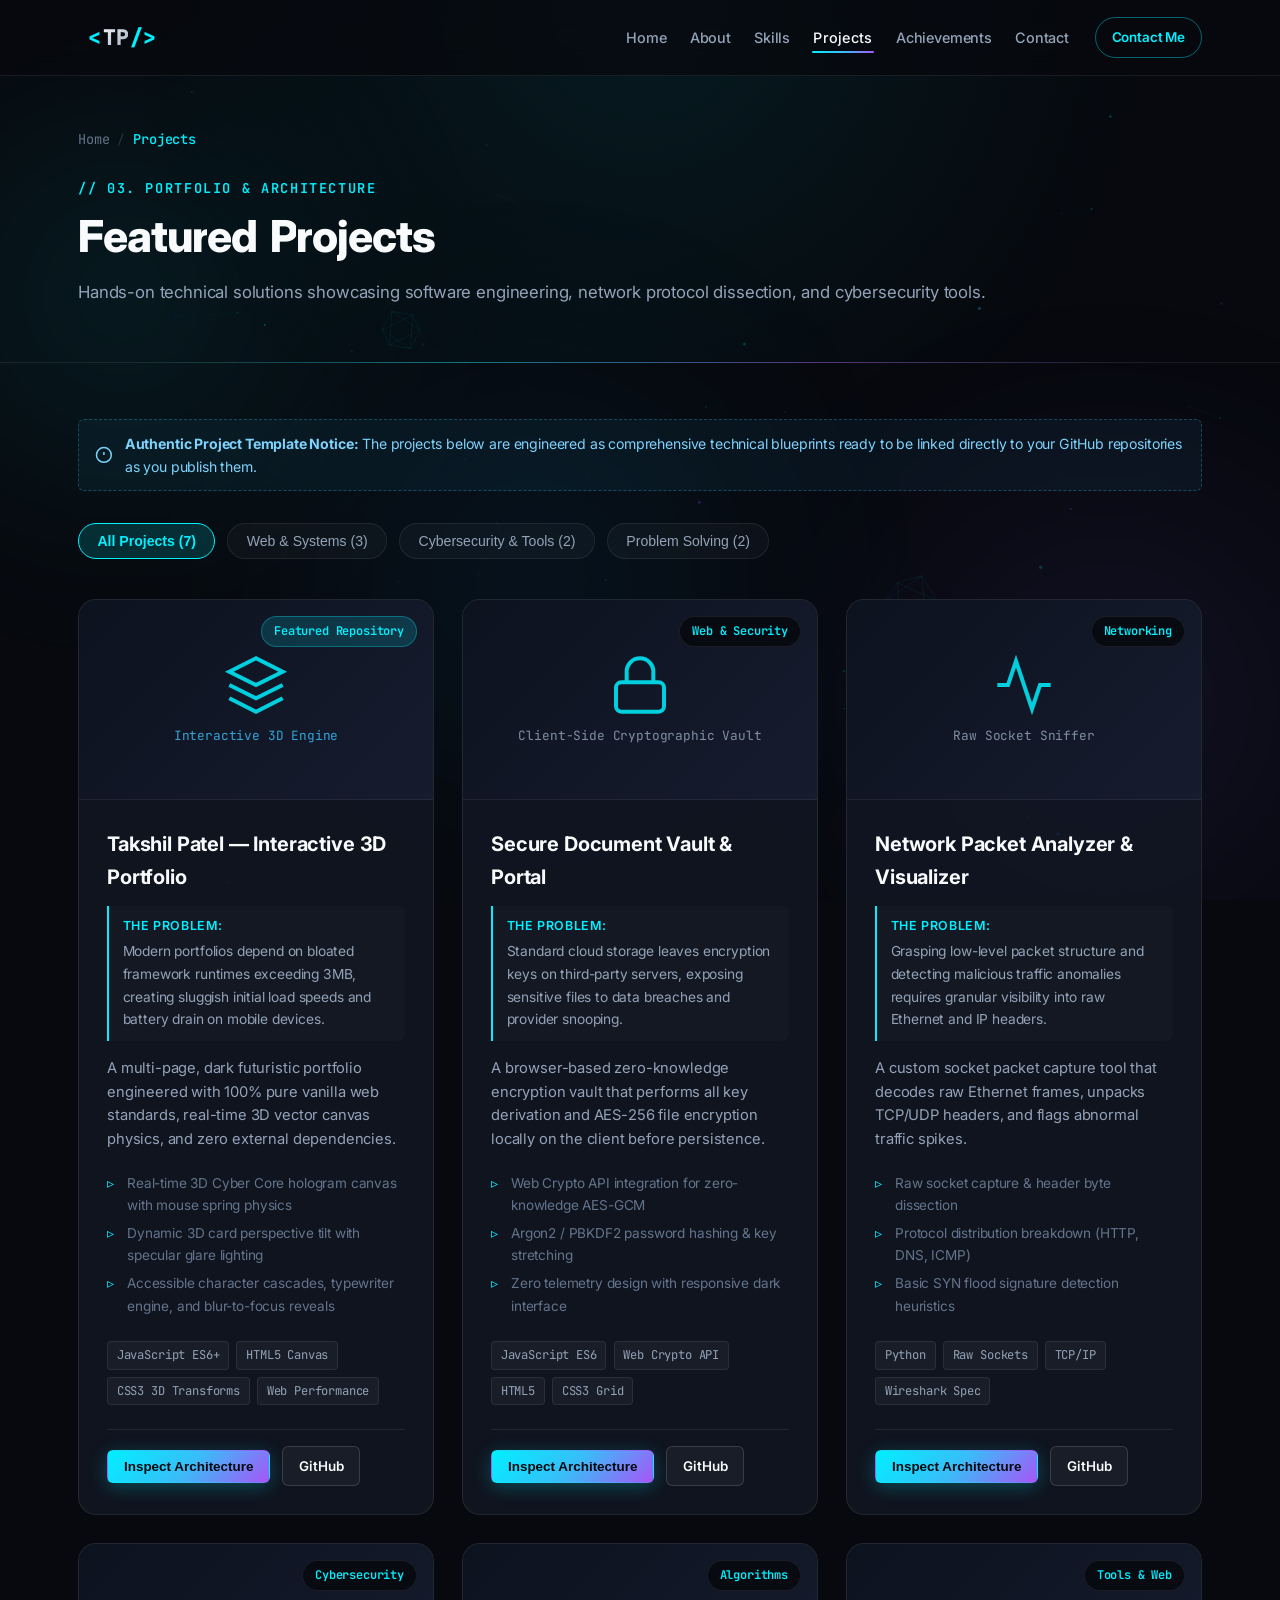
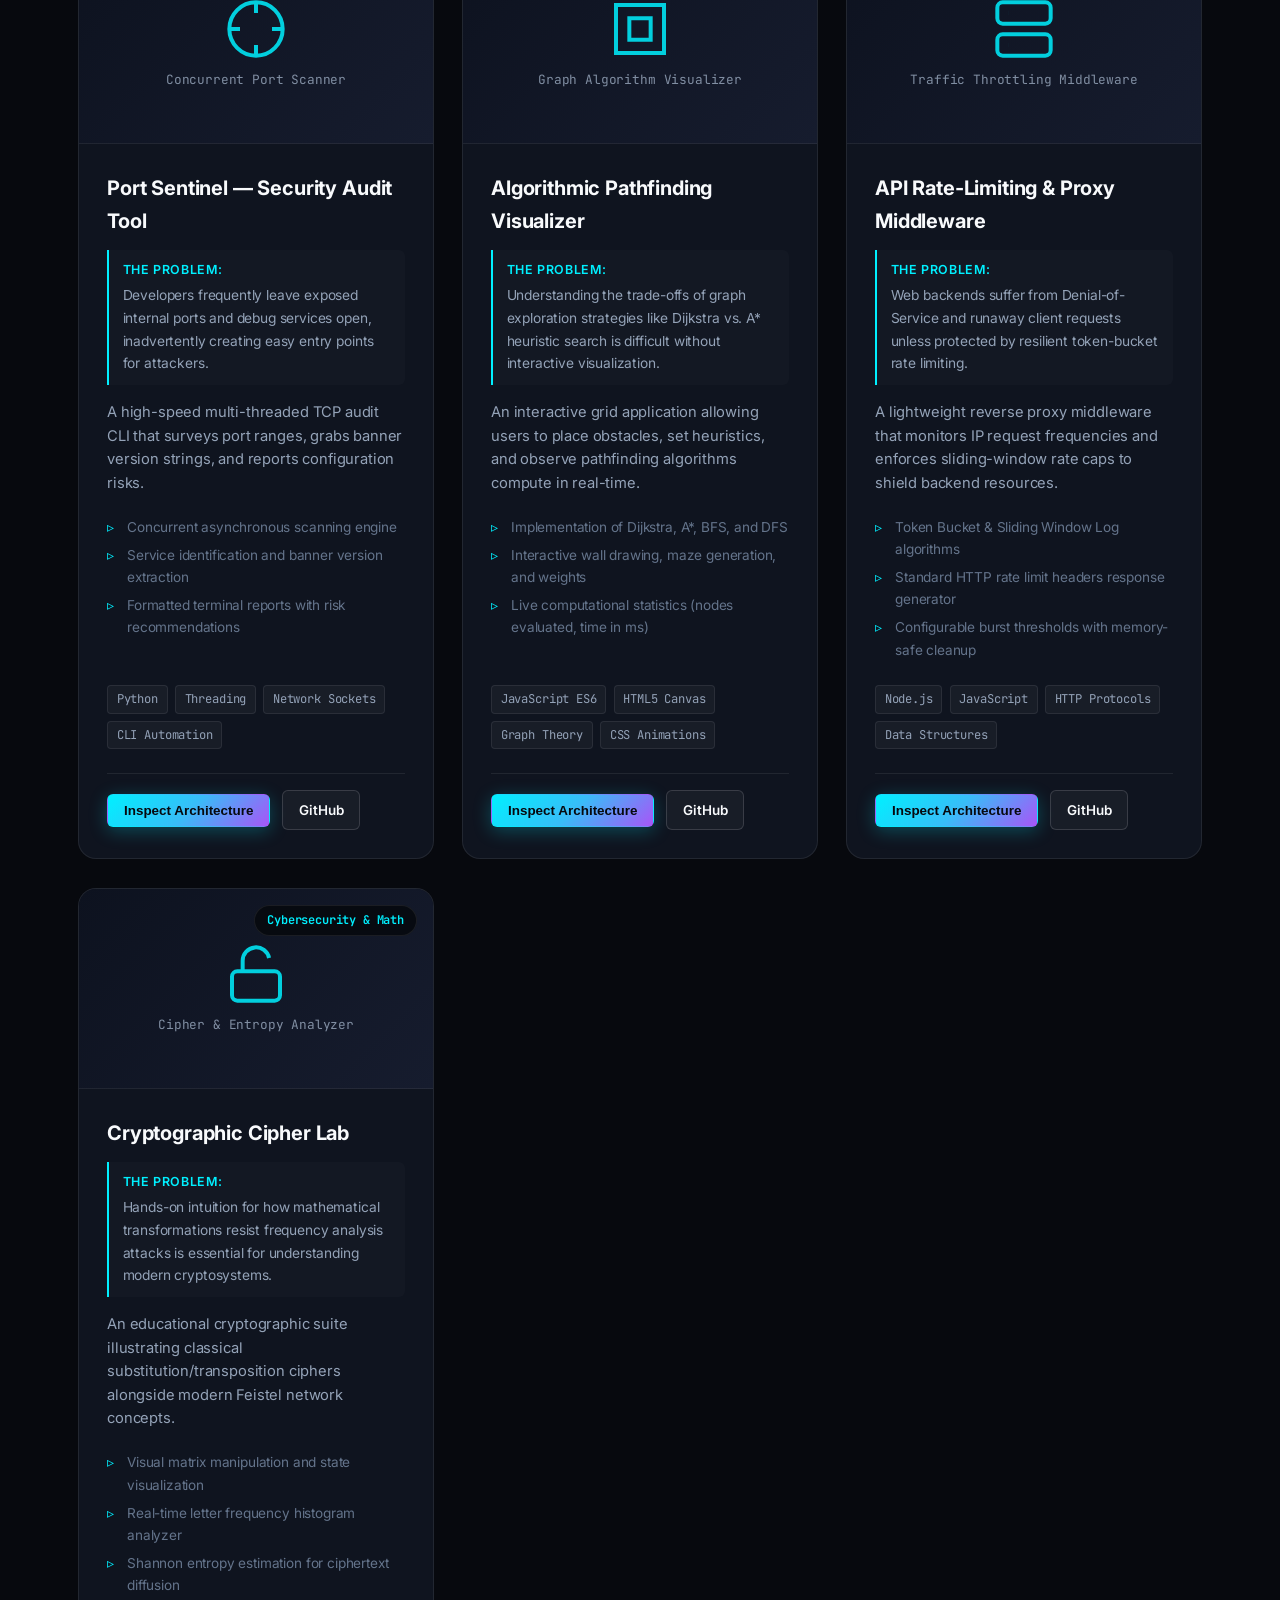
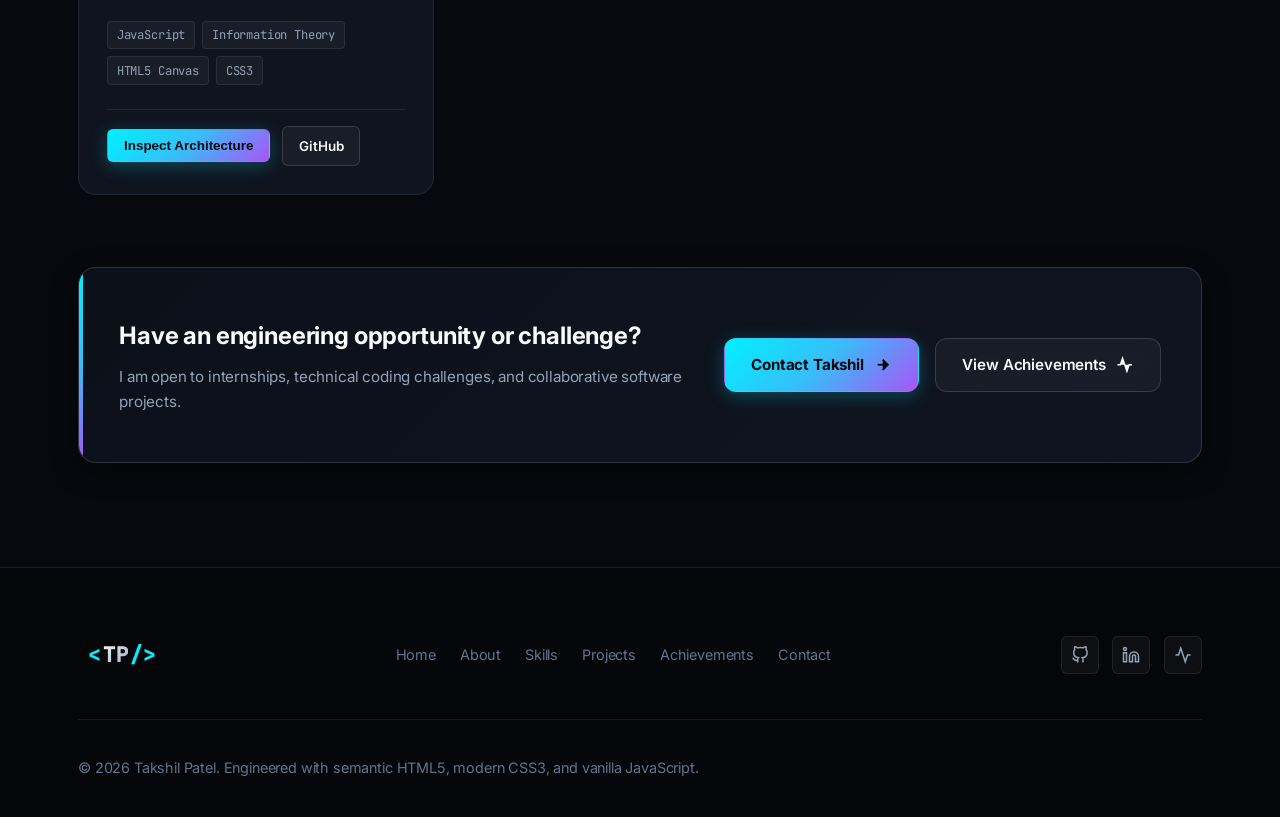
<file: projects.html>
<!DOCTYPE html>
<html lang="en">
<head>
  <meta charset="UTF-8">
  <meta name="viewport" content="width=device-width, initial-scale=1.0">
  <meta http-equiv="X-UA-Compatible" content="IE=edge">
  
  <!-- Primary Meta Tags -->
  <title>Featured Projects | Takshil Patel — Developer &amp; Cybersecurity Specialist</title>
  <meta name="title" content="Featured Projects | Takshil Patel — Developer &amp; Cybersecurity Specialist">
  <meta name="description" content="Explore Takshil Patel's featured engineering projects: Secure Document Vault, Network Packet Analyzer, Port Sentinel, Pathfinding Visualizer, and more.">
  <meta name="author" content="Takshil Patel">
  <meta name="theme-color" content="#07090e">

  <!-- Open Graph / Facebook -->
  <meta property="og:type" content="website">
  <meta property="og:url" content="https://takshilpatel.dev/projects.html">
  <meta property="og:title" content="Featured Projects | Takshil Patel">
  <meta property="og:description" content="Technical project portfolio featuring client-side cryptography, raw socket sniffers, graph pathfinding, and security audit tools.">

  <!-- Favicon -->
  <link rel="icon" type="image/svg+xml" href="data:image/svg+xml,<svg xmlns='http://www.w3.org/2000/svg' viewBox='0 0 100 100'><rect width='100' height='100' rx='22' fill='%2307090e'/><rect x='4' y='4' width='92' height='92' rx='18' fill='none' stroke='%2300f0ff' stroke-width='4' opacity='0.7'/><text x='50' y='64' font-family='monospace' font-size='42' font-weight='900' fill='%2300f0ff' text-anchor='middle'>TP</text></svg>">

  <!-- Google Fonts: Inter & JetBrains Mono -->
  <link rel="preconnect" href="https://fonts.googleapis.com">
  <link rel="preconnect" href="https://fonts.gstatic.com" crossorigin>
  <link href="https://fonts.googleapis.com/css2?family=Inter:wght@400;500;600;700;800&family=JetBrains+Mono:wght@400;500;600;700&display=swap" rel="stylesheet">

  <!-- Core Stylesheets -->
  <link rel="stylesheet" href="css/style.css">
  <link rel="stylesheet" href="css/components.css">
  <link rel="stylesheet" href="css/responsive.css">
</head>
<body>
  <!-- Accessible Skip Link -->
  <a href="#main-content" class="skip-link">Skip to main content</a>

  <!-- Ambient Light Orbs -->
  <div class="bg-ambient-layer" aria-hidden="true">
    <div class="ambient-orb ambient-orb-1"></div>
    <div class="ambient-orb ambient-orb-2"></div>
    <div class="ambient-orb ambient-orb-3"></div>
  </div>

  <!-- Interactive Subtle Cyber Canvas -->
  <canvas id="cyber-canvas" class="cyber-canvas" aria-hidden="true"></canvas>

  <!-- ========================================================================
       Header & Navigation
       ======================================================================== -->
  <header class="site-header" id="site-header">
    <div class="container header-container">
      <a href="index.html" class="brand-logo" aria-label="Takshil Patel Portfolio Homepage">
        <span class="logo-bracket">&lt;</span><span class="logo-text">TP</span><span class="logo-bracket">/&gt;</span>
      </a>

      <nav class="site-nav" id="site-nav" aria-label="Primary site navigation">
        <ul class="nav-links">
          <li><a href="index.html" class="nav-link">Home</a></li>
          <li><a href="about.html" class="nav-link">About</a></li>
          <li><a href="skills.html" class="nav-link">Skills</a></li>
          <li><a href="projects.html" class="nav-link active" aria-current="page">Projects</a></li>
          <li><a href="achievements.html" class="nav-link">Achievements</a></li>
          <li><a href="contact.html" class="nav-link">Contact</a></li>
        </ul>
        <div class="nav-actions">
          <a href="contact.html" class="btn btn-outline-nav">Contact Me</a>
        </div>
      </nav>

      <button class="mobile-nav-toggle" id="mobile-nav-toggle" aria-expanded="false" aria-controls="site-nav" aria-label="Toggle navigation menu">
        <span class="hamburger-line"></span>
        <span class="hamburger-line"></span>
        <span class="hamburger-line"></span>
      </button>
    </div>
  </header>

  <!-- ========================================================================
       Main Content
       ======================================================================== -->
  <main id="main-content">

    <!-- Page Banner / Breadcrumbs -->
    <section class="page-banner">
      <div class="container">
        <nav class="breadcrumb-nav" aria-label="Breadcrumb">
          <ol class="breadcrumb-list">
            <li><a href="index.html" class="breadcrumb-link">Home</a></li>
            <li class="breadcrumb-separator" aria-hidden="true">/</li>
            <li class="breadcrumb-current" aria-current="page">Projects</li>
          </ol>
        </nav>

        <span class="section-tag">// 03. PORTFOLIO &amp; ARCHITECTURE</span>
        <h1 class="section-title">Featured Projects</h1>
        <p class="section-subtitle">
          Hands-on technical solutions showcasing software engineering, network protocol dissection, and cybersecurity tools.
        </p>
      </div>
    </section>

    <!-- Projects Gallery Section -->
    <section class="section" style="padding-top: 3.5rem;">
      <div class="container">

        <!-- Transparency Notice -->
        <div class="project-placeholder-notice">
          <svg width="20" height="20" viewBox="0 0 24 24" fill="none" stroke="currentColor" stroke-width="2"><circle cx="12" cy="12" r="10"></circle><line x1="12" y1="8" x2="12" y2="12"></line><line x1="12" y1="16" x2="12.01" y2="16"></line></svg>
          <div>
            <strong>Authentic Project Template Notice:</strong> The projects below are engineered as comprehensive technical blueprints ready to be linked directly to your GitHub repositories as you publish them.
          </div>
        </div>

        <!-- Category Filter Buttons -->
        <div class="projects-filter-bar">
          <button class="filter-btn active" data-filter="all">All Projects (7)</button>
          <button class="filter-btn" data-filter="web">Web &amp; Systems (3)</button>
          <button class="filter-btn" data-filter="security">Cybersecurity &amp; Tools (2)</button>
          <button class="filter-btn" data-filter="problem-solving">Problem Solving (2)</button>
        </div>

        <!-- Project Cards Grid -->
        <div class="projects-grid">
          
          <!-- Featured Project: Interactive 3D Portfolio Repository -->
          <article class="project-card" data-category="web">
            <div class="project-preview">
              <div class="project-preview-visual">
                <svg width="64" height="64" viewBox="0 0 24 24" fill="none" stroke="currentColor" stroke-width="1.5"><polygon points="12 2 2 7 12 12 22 7 12 2"></polygon><polyline points="2 17 12 22 22 17"></polyline><polyline points="2 12 12 17 22 12"></polyline></svg>
                <span class="text-mono" style="margin-top: 8px; font-size: 0.8rem; color: #38bdf8;">Interactive 3D Engine</span>
              </div>
              <span class="project-badge-tag" style="background: rgba(0, 240, 255, 0.15); color: var(--accent-cyan); border-color: rgba(0, 240, 255, 0.3);">Featured Repository</span>
            </div>
            <div class="project-content">
              <h2 class="project-title" style="font-size: 1.25rem;">Takshil Patel — Interactive 3D Portfolio</h2>
              <div class="project-problem-box">
                <strong>The Problem:</strong>
                Modern portfolios depend on bloated framework runtimes exceeding 3MB, creating sluggish initial load speeds and battery drain on mobile devices.
              </div>
              <p class="project-description">
                A multi-page, dark futuristic portfolio engineered with 100% pure vanilla web standards, real-time 3D vector canvas physics, and zero external dependencies.
              </p>
              <ul class="project-features-list">
                <li>Real-time 3D Cyber Core hologram canvas with mouse spring physics</li>
                <li>Dynamic 3D card perspective tilt with specular glare lighting</li>
                <li>Accessible character cascades, typewriter engine, and blur-to-focus reveals</li>
              </ul>
              <div class="project-tech-stack">
                <span class="tech-pill">JavaScript ES6+</span>
                <span class="tech-pill">HTML5 Canvas</span>
                <span class="tech-pill">CSS3 3D Transforms</span>
                <span class="tech-pill">Web Performance</span>
              </div>
              <div class="project-actions">
                <button class="btn btn-primary btn-sm open-modal-trigger" data-project="portfolio-core">Inspect Architecture</button>
                <a href="https://github.com/Takshil2204/Takshil-Patel-Portfolio" target="_blank" rel="noopener noreferrer" class="btn btn-secondary btn-sm" aria-label="View Takshil-Patel-Portfolio repository on GitHub">GitHub</a>
              </div>
            </div>
          </article>

          <!-- Project 1: Secure Document Vault -->
          <article class="project-card" data-category="web">
            <div class="project-preview">
              <div class="project-preview-visual">
                <svg width="64" height="64" viewBox="0 0 24 24" fill="none" stroke="currentColor" stroke-width="1.5"><rect x="3" y="11" width="18" height="11" rx="2" ry="2"></rect><path d="M7 11V7a5 5 0 0 1 10 0v4"></path></svg>
                <span class="text-mono" style="margin-top: 8px; font-size: 0.8rem; color: #94a3b8;">Client-Side Cryptographic Vault</span>
              </div>
              <span class="project-badge-tag">Web &amp; Security</span>
            </div>
            <div class="project-content">
              <h2 class="project-title" style="font-size: 1.25rem;">Secure Document Vault &amp; Portal</h2>
              <div class="project-problem-box">
                <strong>The Problem:</strong>
                Standard cloud storage leaves encryption keys on third-party servers, exposing sensitive files to data breaches and provider snooping.
              </div>
              <p class="project-description">
                A browser-based zero-knowledge encryption vault that performs all key derivation and AES-256 file encryption locally on the client before persistence.
              </p>
              <ul class="project-features-list">
                <li>Web Crypto API integration for zero-knowledge AES-GCM</li>
                <li>Argon2 / PBKDF2 password hashing &amp; key stretching</li>
                <li>Zero telemetry design with responsive dark interface</li>
              </ul>
              <div class="project-tech-stack">
                <span class="tech-pill">JavaScript ES6</span>
                <span class="tech-pill">Web Crypto API</span>
                <span class="tech-pill">HTML5</span>
                <span class="tech-pill">CSS3 Grid</span>
              </div>
              <div class="project-actions">
                <button class="btn btn-primary btn-sm open-modal-trigger" data-project="doc-vault">Inspect Architecture</button>
                <a href="https://github.com/Takshil2204/secure-document-vault" target="_blank" rel="noopener noreferrer" class="btn btn-secondary btn-sm" aria-label="View Secure Document Vault source code on GitHub">GitHub</a>
              </div>
            </div>
          </article>

          <!-- Project 2: Network Packet Analyzer -->
          <article class="project-card" data-category="security">
            <div class="project-preview">
              <div class="project-preview-visual">
                <svg width="64" height="64" viewBox="0 0 24 24" fill="none" stroke="currentColor" stroke-width="1.5"><polyline points="22 12 18 12 15 21 9 3 6 12 2 12"></polyline></svg>
                <span class="text-mono" style="margin-top: 8px; font-size: 0.8rem; color: #94a3b8;">Raw Socket Sniffer</span>
              </div>
              <span class="project-badge-tag">Networking</span>
            </div>
            <div class="project-content">
              <h2 class="project-title" style="font-size: 1.25rem;">Network Packet Analyzer &amp; Visualizer</h2>
              <div class="project-problem-box">
                <strong>The Problem:</strong>
                Grasping low-level packet structure and detecting malicious traffic anomalies requires granular visibility into raw Ethernet and IP headers.
              </div>
              <p class="project-description">
                A custom socket packet capture tool that decodes raw Ethernet frames, unpacks TCP/UDP headers, and flags abnormal traffic spikes.
              </p>
              <ul class="project-features-list">
                <li>Raw socket capture &amp; header byte dissection</li>
                <li>Protocol distribution breakdown (HTTP, DNS, ICMP)</li>
                <li>Basic SYN flood signature detection heuristics</li>
              </ul>
              <div class="project-tech-stack">
                <span class="tech-pill">Python</span>
                <span class="tech-pill">Raw Sockets</span>
                <span class="tech-pill">TCP/IP</span>
                <span class="tech-pill">Wireshark Spec</span>
              </div>
              <div class="project-actions">
                <button class="btn btn-primary btn-sm open-modal-trigger" data-project="packet-analyzer">Inspect Architecture</button>
                <a href="https://github.com/Takshil2204/network-packet-analyzer" target="_blank" rel="noopener noreferrer" class="btn btn-secondary btn-sm" aria-label="View Network Packet Analyzer source code on GitHub">GitHub</a>
              </div>
            </div>
          </article>

          <!-- Project 3: Port Sentinel Security Audit -->
          <article class="project-card" data-category="security">
            <div class="project-preview">
              <div class="project-preview-visual">
                <svg width="64" height="64" viewBox="0 0 24 24" fill="none" stroke="currentColor" stroke-width="1.5"><circle cx="12" cy="12" r="10"></circle><line x1="22" y1="12" x2="18" y2="12"></line><line x1="6" y1="12" x2="2" y2="12"></line><line x1="12" y1="6" x2="12" y2="2"></line><line x1="12" y1="22" x2="12" y2="18"></line></svg>
                <span class="text-mono" style="margin-top: 8px; font-size: 0.8rem; color: #94a3b8;">Concurrent Port Scanner</span>
              </div>
              <span class="project-badge-tag">Cybersecurity</span>
            </div>
            <div class="project-content">
              <h2 class="project-title" style="font-size: 1.25rem;">Port Sentinel — Security Audit Tool</h2>
              <div class="project-problem-box">
                <strong>The Problem:</strong>
                Developers frequently leave exposed internal ports and debug services open, inadvertently creating easy entry points for attackers.
              </div>
              <p class="project-description">
                A high-speed multi-threaded TCP audit CLI that surveys port ranges, grabs banner version strings, and reports configuration risks.
              </p>
              <ul class="project-features-list">
                <li>Concurrent asynchronous scanning engine</li>
                <li>Service identification and banner version extraction</li>
                <li>Formatted terminal reports with risk recommendations</li>
              </ul>
              <div class="project-tech-stack">
                <span class="tech-pill">Python</span>
                <span class="tech-pill">Threading</span>
                <span class="tech-pill">Network Sockets</span>
                <span class="tech-pill">CLI Automation</span>
              </div>
              <div class="project-actions">
                <button class="btn btn-primary btn-sm open-modal-trigger" data-project="port-sentinel">Inspect Architecture</button>
                <a href="https://github.com/Takshil2204/port-sentinel" target="_blank" rel="noopener noreferrer" class="btn btn-secondary btn-sm" aria-label="View Port Sentinel source code on GitHub">GitHub</a>
              </div>
            </div>
          </article>

          <!-- Project 4: Algorithmic Pathfinding Visualizer -->
          <article class="project-card" data-category="problem-solving">
            <div class="project-preview">
              <div class="project-preview-visual">
                <svg width="64" height="64" viewBox="0 0 24 24" fill="none" stroke="currentColor" stroke-width="1.5"><path d="M3 3h18v18H3z"></path><path d="M8 8h8v8H8z"></path></svg>
                <span class="text-mono" style="margin-top: 8px; font-size: 0.8rem; color: #94a3b8;">Graph Algorithm Visualizer</span>
              </div>
              <span class="project-badge-tag">Algorithms</span>
            </div>
            <div class="project-content">
              <h2 class="project-title" style="font-size: 1.25rem;">Algorithmic Pathfinding Visualizer</h2>
              <div class="project-problem-box">
                <strong>The Problem:</strong>
                Understanding the trade-offs of graph exploration strategies like Dijkstra vs. A* heuristic search is difficult without interactive visualization.
              </div>
              <p class="project-description">
                An interactive grid application allowing users to place obstacles, set heuristics, and observe pathfinding algorithms compute in real-time.
              </p>
              <ul class="project-features-list">
                <li>Implementation of Dijkstra, A*, BFS, and DFS</li>
                <li>Interactive wall drawing, maze generation, and weights</li>
                <li>Live computational statistics (nodes evaluated, time in ms)</li>
              </ul>
              <div class="project-tech-stack">
                <span class="tech-pill">JavaScript ES6</span>
                <span class="tech-pill">HTML5 Canvas</span>
                <span class="tech-pill">Graph Theory</span>
                <span class="tech-pill">CSS Animations</span>
              </div>
              <div class="project-actions">
                <button class="btn btn-primary btn-sm open-modal-trigger" data-project="algo-visualizer">Inspect Architecture</button>
                <a href="https://github.com/Takshil2204/algorithmic-pathfinding-visualizer" target="_blank" rel="noopener noreferrer" class="btn btn-secondary btn-sm" aria-label="View Pathfinding Visualizer source code on GitHub">GitHub</a>
              </div>
            </div>
          </article>

          <!-- Project 5: API Rate-Limiter Proxy -->
          <article class="project-card" data-category="web">
            <div class="project-preview">
              <div class="project-preview-visual">
                <svg width="64" height="64" viewBox="0 0 24 24" fill="none" stroke="currentColor" stroke-width="1.5"><rect x="2" y="2" width="20" height="8" rx="2" ry="2"></rect><rect x="2" y="14" width="20" height="8" rx="2" ry="2"></rect><line x1="6" y1="6" x2="6.01" y2="6"></line><line x1="6" y1="18" x2="6.01" y2="18"></line></svg>
                <span class="text-mono" style="margin-top: 8px; font-size: 0.8rem; color: #94a3b8;">Traffic Throttling Middleware</span>
              </div>
              <span class="project-badge-tag">Tools &amp; Web</span>
            </div>
            <div class="project-content">
              <h2 class="project-title" style="font-size: 1.25rem;">API Rate-Limiting &amp; Proxy Middleware</h2>
              <div class="project-problem-box">
                <strong>The Problem:</strong>
                Web backends suffer from Denial-of-Service and runaway client requests unless protected by resilient token-bucket rate limiting.
              </div>
              <p class="project-description">
                A lightweight reverse proxy middleware that monitors IP request frequencies and enforces sliding-window rate caps to shield backend resources.
              </p>
              <ul class="project-features-list">
                <li>Token Bucket &amp; Sliding Window Log algorithms</li>
                <li>Standard HTTP rate limit headers response generator</li>
                <li>Configurable burst thresholds with memory-safe cleanup</li>
              </ul>
              <div class="project-tech-stack">
                <span class="tech-pill">Node.js</span>
                <span class="tech-pill">JavaScript</span>
                <span class="tech-pill">HTTP Protocols</span>
                <span class="tech-pill">Data Structures</span>
              </div>
              <div class="project-actions">
                <button class="btn btn-primary btn-sm open-modal-trigger" data-project="rate-limiter">Inspect Architecture</button>
                <a href="https://github.com/Takshil2204/api-rate-limiter-proxy" target="_blank" rel="noopener noreferrer" class="btn btn-secondary btn-sm" aria-label="View Rate Limiter source code on GitHub">GitHub</a>
              </div>
            </div>
          </article>

          <!-- Project 6: Cryptographic Cipher Lab -->
          <article class="project-card" data-category="problem-solving">
            <div class="project-preview">
              <div class="project-preview-visual">
                <svg width="64" height="64" viewBox="0 0 24 24" fill="none" stroke="currentColor" stroke-width="1.5"><rect x="3" y="11" width="18" height="11" rx="2" ry="2"></rect><path d="M7 11V7a5 5 0 0 1 9.9-1"></path></svg>
                <span class="text-mono" style="margin-top: 8px; font-size: 0.8rem; color: #94a3b8;">Cipher &amp; Entropy Analyzer</span>
              </div>
              <span class="project-badge-tag">Cybersecurity &amp; Math</span>
            </div>
            <div class="project-content">
              <h2 class="project-title" style="font-size: 1.25rem;">Cryptographic Cipher Lab</h2>
              <div class="project-problem-box">
                <strong>The Problem:</strong>
                Hands-on intuition for how mathematical transformations resist frequency analysis attacks is essential for understanding modern cryptosystems.
              </div>
              <p class="project-description">
                An educational cryptographic suite illustrating classical substitution/transposition ciphers alongside modern Feistel network concepts.
              </p>
              <ul class="project-features-list">
                <li>Visual matrix manipulation and state visualization</li>
                <li>Real-time letter frequency histogram analyzer</li>
                <li>Shannon entropy estimation for ciphertext diffusion</li>
              </ul>
              <div class="project-tech-stack">
                <span class="tech-pill">JavaScript</span>
                <span class="tech-pill">Information Theory</span>
                <span class="tech-pill">HTML5 Canvas</span>
                <span class="tech-pill">CSS3</span>
              </div>
              <div class="project-actions">
                <button class="btn btn-primary btn-sm open-modal-trigger" data-project="cipher-lab">Inspect Architecture</button>
                <a href="https://github.com/Takshil2204/crypto-cipher-lab" target="_blank" rel="noopener noreferrer" class="btn btn-secondary btn-sm" aria-label="View Cipher Lab source code on GitHub">GitHub</a>
              </div>
            </div>
          </article>

        </div>

        <!-- Page CTA Banner -->
        <div class="page-cta-banner">
          <div class="cta-banner-content">
            <h3>Have an engineering opportunity or challenge?</h3>
            <p>
              I am open to internships, technical coding challenges, and collaborative software projects.
            </p>
          </div>
          <div class="cta-banner-actions">
            <a href="contact.html" class="btn btn-primary">
              <span>Contact Takshil</span>
              <svg class="icon" viewBox="0 0 24 24" fill="none" stroke="currentColor" stroke-width="2.5"><line x1="5" y1="12" x2="19" y2="12"></line><polyline points="12 5 19 12 12 19"></polyline></svg>
            </a>
            <a href="achievements.html" class="btn btn-secondary">
              <span>View Achievements</span>
              <svg class="icon" viewBox="0 0 24 24" fill="none" stroke="currentColor" stroke-width="2"><polyline points="22 12 18 12 15 21 9 3 6 12 2 12"></polyline></svg>
            </a>
          </div>
        </div>

      </div>
    </section>

  </main>

  <!-- ========================================================================
       Interactive Modal: Project Deep Dive
       ======================================================================== -->
  <div class="modal-overlay" id="project-modal" role="dialog" aria-modal="true" aria-labelledby="modal-title" tabindex="-1">
    <div class="modal-dialog">
      <div class="modal-header">
        <h3 class="modal-title" id="modal-title">Project Technical Breakdown</h3>
        <button class="modal-close-btn" id="modal-close-btn" aria-label="Close modal dialog">&times;</button>
      </div>
      <div class="modal-body" id="modal-body">
        <!-- Injected via js/projects-filter.js -->
      </div>
    </div>
  </div>

  <!-- Toast Notification Container -->
  <div class="toast-container" id="toast-container" aria-live="polite"></div>

  <!-- ========================================================================
       Footer
       ======================================================================== -->
  <footer class="site-footer">
    <div class="container">
      <div class="footer-top">
        <a href="index.html" class="brand-logo" aria-label="Takshil Patel Portfolio Homepage">
          <span class="logo-bracket">&lt;</span><span class="logo-text">TP</span><span class="logo-bracket">/&gt;</span>
        </a>

        <ul class="footer-nav">
          <li><a href="index.html">Home</a></li>
          <li><a href="about.html">About</a></li>
          <li><a href="skills.html">Skills</a></li>
          <li><a href="projects.html">Projects</a></li>
          <li><a href="achievements.html">Achievements</a></li>
          <li><a href="contact.html">Contact</a></li>
        </ul>

        <div class="footer-socials">
          <a href="https://github.com/Takshil2204" target="_blank" rel="noopener noreferrer" class="social-icon-btn" aria-label="Takshil Patel on GitHub">
            <svg width="18" height="18" viewBox="0 0 24 24" fill="none" stroke="currentColor" stroke-width="2"><path d="M9 19c-5 1.5-5-2.5-7-3m14 6v-3.87a3.37 3.37 0 0 0-.94-2.61c3.14-.35 6.44-1.54 6.44-7A5.44 5.44 0 0 0 20 4.77 5.07 5.07 0 0 0 19.91 1S18.73.65 16 2.48a13.38 13.38 0 0 0-7 0C6.27.65 5.09 1 5.09 1A5.07 5.07 0 0 0 5 4.77a5.44 5.44 0 0 0-1.5 3.78c0 5.42 3.3 6.61 6.44 7A3.37 3.37 0 0 0 9 18.13V22"></path></svg>
          </a>
          <a href="https://www.linkedin.com/in/takshil-patel-b93706250" target="_blank" rel="noopener noreferrer" class="social-icon-btn" aria-label="Takshil Patel on LinkedIn">
            <svg width="18" height="18" viewBox="0 0 24 24" fill="none" stroke="currentColor" stroke-width="2"><path d="M16 8a6 6 0 0 1 6 6v7h-4v-7a2 2 0 0 0-2-2 2 2 0 0 0-2 2v7h-4v-7a6 6 0 0 1 6-6z"></path><rect x="2" y="9" width="4" height="12"></rect><circle cx="4" cy="4" r="2"></circle></svg>
          </a>
          <a href="https://unstop.com/@Takshpat15544" target="_blank" rel="noopener noreferrer" class="social-icon-btn" aria-label="Takshil Patel on Unstop">
            <svg width="18" height="18" viewBox="0 0 24 24" fill="none" stroke="currentColor" stroke-width="2"><polyline points="22 12 18 12 15 21 9 3 6 12 2 12"></polyline></svg>
          </a>
        </div>
      </div>

      <div class="footer-bottom">
        <p>© <span id="current-year">2026</span> Takshil Patel. Engineered with semantic HTML5, modern CSS3, and vanilla JavaScript.</p>
        <button class="back-to-top-btn" id="back-to-top" aria-label="Scroll back to top of the page">
          <span>Back to Top</span>
          <svg width="14" height="14" viewBox="0 0 24 24" fill="none" stroke="currentColor" stroke-width="2.5"><polyline points="18 15 12 9 6 15"></polyline></svg>
        </button>
      </div>
    </div>
  </footer>

  <!-- Scripts -->
  <script src="js/canvas-bg.js"></script>
  <script src="js/projects-filter.js"></script>
  <script src="js/animations-3d.js"></script>
  <script src="js/main.js"></script>
</body>
</html>
</file>
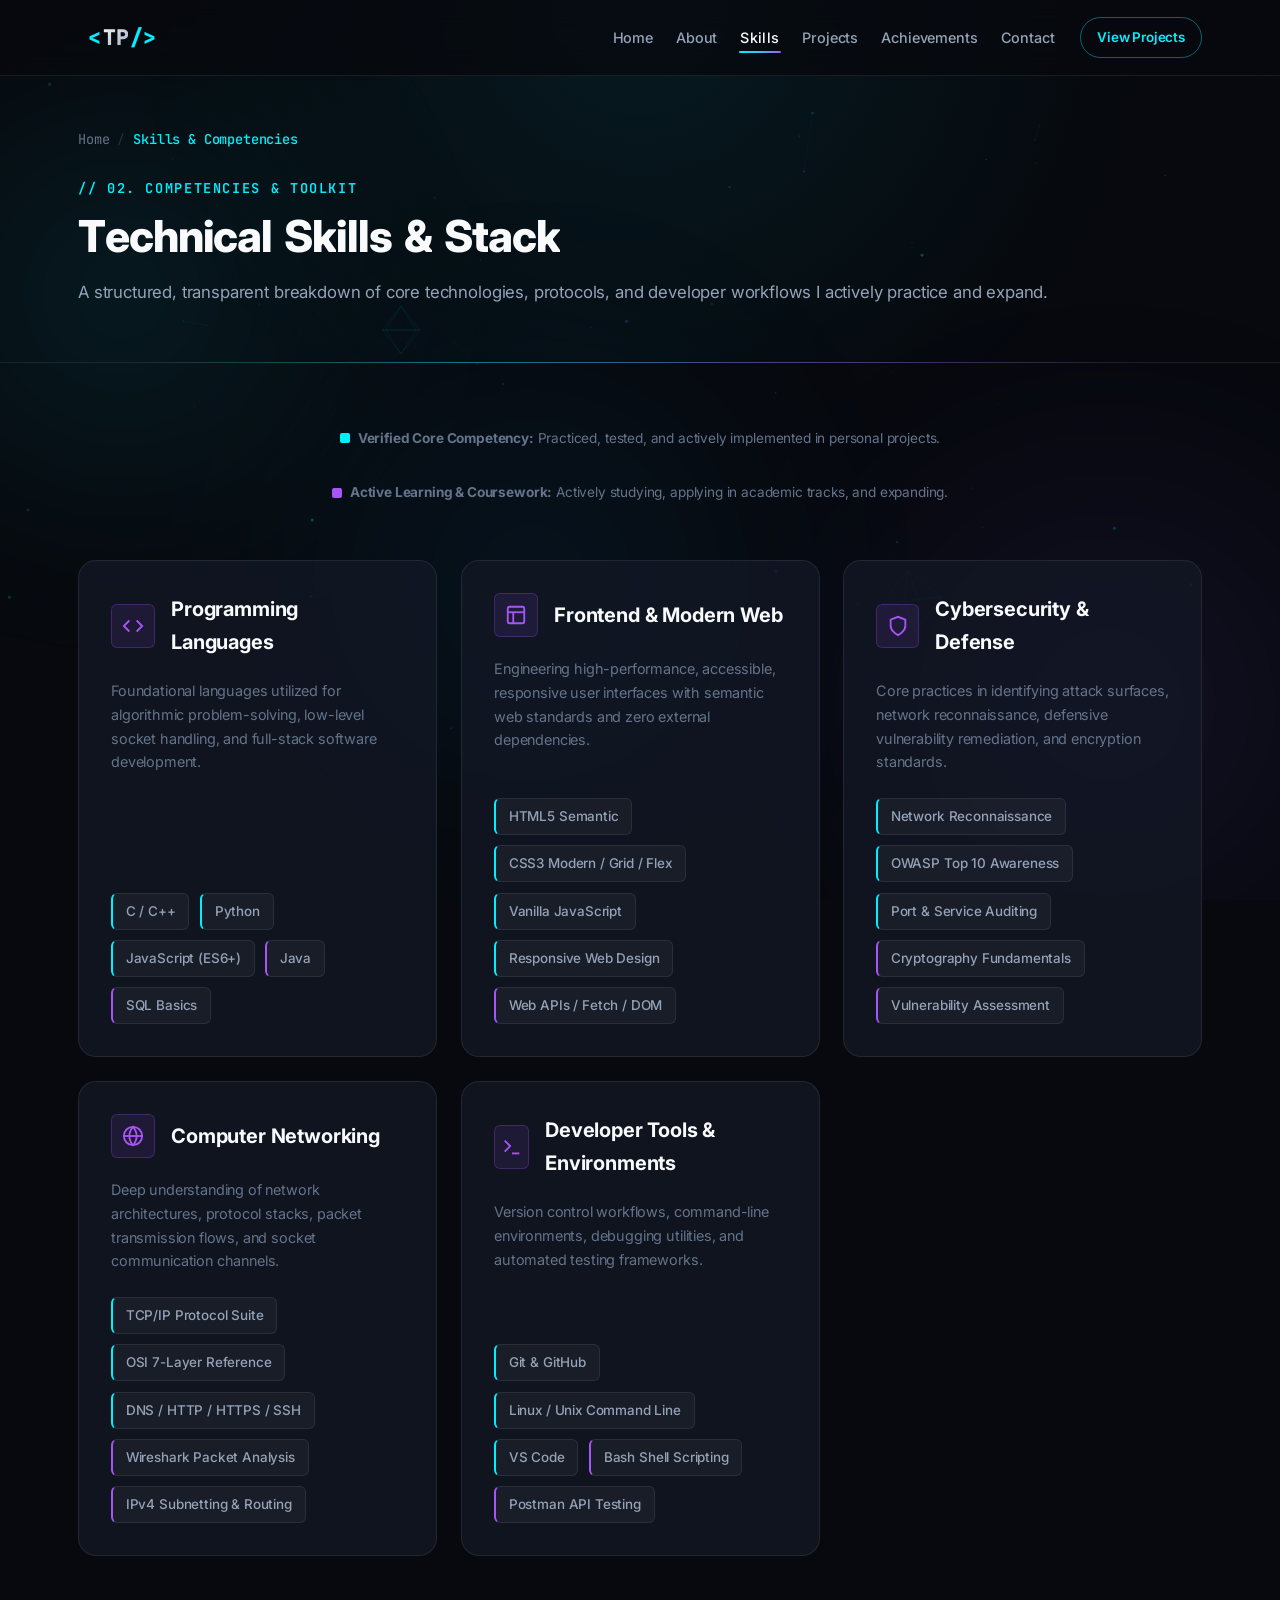
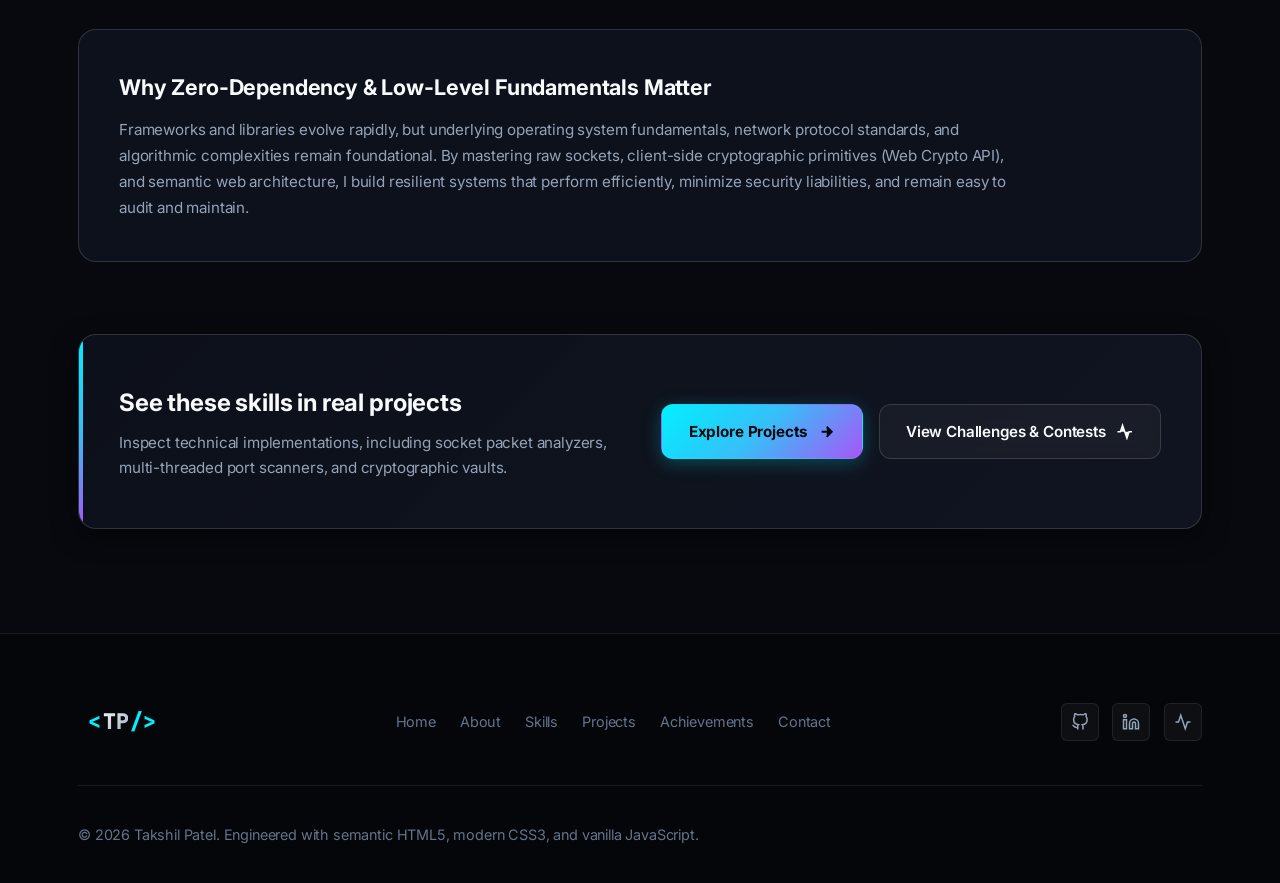
<file: skills.html>
<!DOCTYPE html>
<html lang="en">
<head>
  <meta charset="UTF-8">
  <meta name="viewport" content="width=device-width, initial-scale=1.0">
  <meta http-equiv="X-UA-Compatible" content="IE=edge">
  
  <!-- Primary Meta Tags -->
  <title>Technical Skills | Takshil Patel — Developer &amp; Cybersecurity Specialist</title>
  <meta name="title" content="Technical Skills | Takshil Patel — Developer &amp; Cybersecurity Specialist">
  <meta name="description" content="Explore Takshil Patel's technical competencies in C++, Python, JavaScript, Cybersecurity, Computer Networking, and Developer Tools.">
  <meta name="author" content="Takshil Patel">
  <meta name="theme-color" content="#07090e">

  <!-- Open Graph / Facebook -->
  <meta property="og:type" content="website">
  <meta property="og:url" content="https://takshilpatel.dev/skills.html">
  <meta property="og:title" content="Technical Skills | Takshil Patel">
  <meta property="og:description" content="Verified core competencies and active learning pursuits in software development, cybersecurity, and computer networking.">

  <!-- Favicon -->
  <link rel="icon" type="image/svg+xml" href="data:image/svg+xml,<svg xmlns='http://www.w3.org/2000/svg' viewBox='0 0 100 100'><rect width='100' height='100' rx='22' fill='%2307090e'/><rect x='4' y='4' width='92' height='92' rx='18' fill='none' stroke='%2300f0ff' stroke-width='4' opacity='0.7'/><text x='50' y='64' font-family='monospace' font-size='42' font-weight='900' fill='%2300f0ff' text-anchor='middle'>TP</text></svg>">

  <!-- Google Fonts: Inter & JetBrains Mono -->
  <link rel="preconnect" href="https://fonts.googleapis.com">
  <link rel="preconnect" href="https://fonts.gstatic.com" crossorigin>
  <link href="https://fonts.googleapis.com/css2?family=Inter:wght@400;500;600;700;800&family=JetBrains+Mono:wght@400;500;600;700&display=swap" rel="stylesheet">

  <!-- Core Stylesheets -->
  <link rel="stylesheet" href="css/style.css">
  <link rel="stylesheet" href="css/components.css">
  <link rel="stylesheet" href="css/responsive.css">
</head>
<body>
  <!-- Accessible Skip Link -->
  <a href="#main-content" class="skip-link">Skip to main content</a>

  <!-- Ambient Light Orbs -->
  <div class="bg-ambient-layer" aria-hidden="true">
    <div class="ambient-orb ambient-orb-1"></div>
    <div class="ambient-orb ambient-orb-2"></div>
    <div class="ambient-orb ambient-orb-3"></div>
  </div>

  <!-- Interactive Subtle Cyber Canvas -->
  <canvas id="cyber-canvas" class="cyber-canvas" aria-hidden="true"></canvas>

  <!-- ========================================================================
       Header & Navigation
       ======================================================================== -->
  <header class="site-header" id="site-header">
    <div class="container header-container">
      <a href="index.html" class="brand-logo" aria-label="Takshil Patel Portfolio Homepage">
        <span class="logo-bracket">&lt;</span><span class="logo-text">TP</span><span class="logo-bracket">/&gt;</span>
      </a>

      <nav class="site-nav" id="site-nav" aria-label="Primary site navigation">
        <ul class="nav-links">
          <li><a href="index.html" class="nav-link">Home</a></li>
          <li><a href="about.html" class="nav-link">About</a></li>
          <li><a href="skills.html" class="nav-link active" aria-current="page">Skills</a></li>
          <li><a href="projects.html" class="nav-link">Projects</a></li>
          <li><a href="achievements.html" class="nav-link">Achievements</a></li>
          <li><a href="contact.html" class="nav-link">Contact</a></li>
        </ul>
        <div class="nav-actions">
          <a href="projects.html" class="btn btn-outline-nav">View Projects</a>
        </div>
      </nav>

      <button class="mobile-nav-toggle" id="mobile-nav-toggle" aria-expanded="false" aria-controls="site-nav" aria-label="Toggle navigation menu">
        <span class="hamburger-line"></span>
        <span class="hamburger-line"></span>
        <span class="hamburger-line"></span>
      </button>
    </div>
  </header>

  <!-- ========================================================================
       Main Content
       ======================================================================== -->
  <main id="main-content">

    <!-- Page Banner / Breadcrumbs -->
    <section class="page-banner">
      <div class="container">
        <nav class="breadcrumb-nav" aria-label="Breadcrumb">
          <ol class="breadcrumb-list">
            <li><a href="index.html" class="breadcrumb-link">Home</a></li>
            <li class="breadcrumb-separator" aria-hidden="true">/</li>
            <li class="breadcrumb-current" aria-current="page">Skills &amp; Competencies</li>
          </ol>
        </nav>

        <span class="section-tag">// 02. COMPETENCIES &amp; TOOLKIT</span>
        <h1 class="section-title">Technical Skills &amp; Stack</h1>
        <p class="section-subtitle">
          A structured, transparent breakdown of core technologies, protocols, and developer workflows I actively practice and expand.
        </p>
      </div>
    </section>

    <!-- Skills Main Grid Section -->
    <section class="section" style="padding-top: 4rem;">
      <div class="container">
        
        <!-- Status Legend -->
        <div class="skill-legend" style="margin-top: 0; margin-bottom: 3.5rem;">
          <div class="legend-item">
            <span class="legend-dot cyan"></span>
            <span><strong>Verified Core Competency:</strong> Practiced, tested, and actively implemented in personal projects.</span>
          </div>
          <div class="legend-item">
            <span class="legend-dot violet"></span>
            <span><strong>Active Learning &amp; Coursework:</strong> Actively studying, applying in academic tracks, and expanding.</span>
          </div>
        </div>

        <div class="skills-grid">
          <!-- 1. Programming Languages -->
          <div class="skill-category-card">
            <div class="skill-card-header">
              <div class="skill-icon-wrap" aria-hidden="true">
                <svg width="22" height="22" viewBox="0 0 24 24" fill="none" stroke="currentColor" stroke-width="2"><polyline points="16 18 22 12 16 6"></polyline><polyline points="8 6 2 12 8 18"></polyline></svg>
              </div>
              <h2 class="skill-category-title" style="font-size: 1.25rem;">Programming Languages</h2>
            </div>
            <p class="skill-category-desc">
              Foundational languages utilized for algorithmic problem-solving, low-level socket handling, and full-stack software development.
            </p>
            <div class="skill-tags-list">
              <span class="skill-badge verified">C / C++</span>
              <span class="skill-badge verified">Python</span>
              <span class="skill-badge verified">JavaScript (ES6+)</span>
              <span class="skill-badge learning">Java</span>
              <span class="skill-badge learning">SQL Basics</span>
            </div>
          </div>

          <!-- 2. Frontend Development -->
          <div class="skill-category-card">
            <div class="skill-card-header">
              <div class="skill-icon-wrap" aria-hidden="true">
                <svg width="22" height="22" viewBox="0 0 24 24" fill="none" stroke="currentColor" stroke-width="2"><rect x="3" y="3" width="18" height="18" rx="2" ry="2"></rect><line x1="3" y1="9" x2="21" y2="9"></line><line x1="9" y1="21" x2="9" y2="9"></line></svg>
              </div>
              <h2 class="skill-category-title" style="font-size: 1.25rem;">Frontend &amp; Modern Web</h2>
            </div>
            <p class="skill-category-desc">
              Engineering high-performance, accessible, responsive user interfaces with semantic web standards and zero external dependencies.
            </p>
            <div class="skill-tags-list">
              <span class="skill-badge verified">HTML5 Semantic</span>
              <span class="skill-badge verified">CSS3 Modern / Grid / Flex</span>
              <span class="skill-badge verified">Vanilla JavaScript</span>
              <span class="skill-badge verified">Responsive Web Design</span>
              <span class="skill-badge learning">Web APIs / Fetch / DOM</span>
            </div>
          </div>

          <!-- 3. Cybersecurity & Ethical Hacking -->
          <div class="skill-category-card">
            <div class="skill-card-header">
              <div class="skill-icon-wrap" aria-hidden="true">
                <svg width="22" height="22" viewBox="0 0 24 24" fill="none" stroke="currentColor" stroke-width="2"><path d="M12 22s8-4 8-10V5l-8-3-8 3v7c0 6 8 10 8 10z"></path></svg>
              </div>
              <h2 class="skill-category-title" style="font-size: 1.25rem;">Cybersecurity &amp; Defense</h2>
            </div>
            <p class="skill-category-desc">
              Core practices in identifying attack surfaces, network reconnaissance, defensive vulnerability remediation, and encryption standards.
            </p>
            <div class="skill-tags-list">
              <span class="skill-badge verified">Network Reconnaissance</span>
              <span class="skill-badge verified">OWASP Top 10 Awareness</span>
              <span class="skill-badge verified">Port &amp; Service Auditing</span>
              <span class="skill-badge learning">Cryptography Fundamentals</span>
              <span class="skill-badge learning">Vulnerability Assessment</span>
            </div>
          </div>

          <!-- 4. Computer Networking -->
          <div class="skill-category-card">
            <div class="skill-card-header">
              <div class="skill-icon-wrap" aria-hidden="true">
                <svg width="22" height="22" viewBox="0 0 24 24" fill="none" stroke="currentColor" stroke-width="2"><circle cx="12" cy="12" r="10"></circle><line x1="2" y1="12" x2="22" y2="12"></line><path d="M12 2a15.3 15.3 0 0 1 4 10 15.3 15.3 0 0 1-4 10 15.3 15.3 0 0 1-4-10 15.3 15.3 0 0 1 4-10z"></path></svg>
              </div>
              <h2 class="skill-category-title" style="font-size: 1.25rem;">Computer Networking</h2>
            </div>
            <p class="skill-category-desc">
              Deep understanding of network architectures, protocol stacks, packet transmission flows, and socket communication channels.
            </p>
            <div class="skill-tags-list">
              <span class="skill-badge verified">TCP/IP Protocol Suite</span>
              <span class="skill-badge verified">OSI 7-Layer Reference</span>
              <span class="skill-badge verified">DNS / HTTP / HTTPS / SSH</span>
              <span class="skill-badge learning">Wireshark Packet Analysis</span>
              <span class="skill-badge learning">IPv4 Subnetting &amp; Routing</span>
            </div>
          </div>

          <!-- 5. Developer Tools & Systems -->
          <div class="skill-category-card">
            <div class="skill-card-header">
              <div class="skill-icon-wrap" aria-hidden="true">
                <svg width="22" height="22" viewBox="0 0 24 24" fill="none" stroke="currentColor" stroke-width="2"><polyline points="4 17 10 11 4 5"></polyline><line x1="12" y1="19" x2="20" y2="19"></line></svg>
              </div>
              <h2 class="skill-category-title" style="font-size: 1.25rem;">Developer Tools &amp; Environments</h2>
            </div>
            <p class="skill-category-desc">
              Version control workflows, command-line environments, debugging utilities, and automated testing frameworks.
            </p>
            <div class="skill-tags-list">
              <span class="skill-badge verified">Git &amp; GitHub</span>
              <span class="skill-badge verified">Linux / Unix Command Line</span>
              <span class="skill-badge verified">VS Code</span>
              <span class="skill-badge learning">Bash Shell Scripting</span>
              <span class="skill-badge learning">Postman API Testing</span>
            </div>
          </div>
        </div>

        <!-- Systems Engineering Philosophy Callout -->
        <div style="margin-top: 4.5rem; background: var(--bg-secondary); border: 1px solid var(--border-medium); border-radius: var(--border-radius-lg); padding: 2.5rem; position: relative;">
          <h3 style="font-size: 1.35rem; color: var(--text-primary); margin-bottom: 0.75rem;">
            Why Zero-Dependency &amp; Low-Level Fundamentals Matter
          </h3>
          <p style="color: var(--text-secondary); line-height: 1.7; max-width: 900px; font-size: 0.95rem;">
            Frameworks and libraries evolve rapidly, but underlying operating system fundamentals, network protocol standards, and algorithmic complexities remain foundational. By mastering raw sockets, client-side cryptographic primitives (Web Crypto API), and semantic web architecture, I build resilient systems that perform efficiently, minimize security liabilities, and remain easy to audit and maintain.
          </p>
        </div>

        <!-- Page CTA Banner -->
        <div class="page-cta-banner">
          <div class="cta-banner-content">
            <h3>See these skills in real projects</h3>
            <p>
              Inspect technical implementations, including socket packet analyzers, multi-threaded port scanners, and cryptographic vaults.
            </p>
          </div>
          <div class="cta-banner-actions">
            <a href="projects.html" class="btn btn-primary">
              <span>Explore Projects</span>
              <svg class="icon" viewBox="0 0 24 24" fill="none" stroke="currentColor" stroke-width="2.5"><line x1="5" y1="12" x2="19" y2="12"></line><polyline points="12 5 19 12 12 19"></polyline></svg>
            </a>
            <a href="achievements.html" class="btn btn-secondary">
              <span>View Challenges &amp; Contests</span>
              <svg class="icon" viewBox="0 0 24 24" fill="none" stroke="currentColor" stroke-width="2"><polyline points="22 12 18 12 15 21 9 3 6 12 2 12"></polyline></svg>
            </a>
          </div>
        </div>

      </div>
    </section>

  </main>

  <!-- ========================================================================
       Footer
       ======================================================================== -->
  <footer class="site-footer">
    <div class="container">
      <div class="footer-top">
        <a href="index.html" class="brand-logo" aria-label="Takshil Patel Portfolio Homepage">
          <span class="logo-bracket">&lt;</span><span class="logo-text">TP</span><span class="logo-bracket">/&gt;</span>
        </a>

        <ul class="footer-nav">
          <li><a href="index.html">Home</a></li>
          <li><a href="about.html">About</a></li>
          <li><a href="skills.html">Skills</a></li>
          <li><a href="projects.html">Projects</a></li>
          <li><a href="achievements.html">Achievements</a></li>
          <li><a href="contact.html">Contact</a></li>
        </ul>

        <div class="footer-socials">
          <a href="https://github.com/Takshil2204" target="_blank" rel="noopener noreferrer" class="social-icon-btn" aria-label="Takshil Patel on GitHub">
            <svg width="18" height="18" viewBox="0 0 24 24" fill="none" stroke="currentColor" stroke-width="2"><path d="M9 19c-5 1.5-5-2.5-7-3m14 6v-3.87a3.37 3.37 0 0 0-.94-2.61c3.14-.35 6.44-1.54 6.44-7A5.44 5.44 0 0 0 20 4.77 5.07 5.07 0 0 0 19.91 1S18.73.65 16 2.48a13.38 13.38 0 0 0-7 0C6.27.65 5.09 1 5.09 1A5.07 5.07 0 0 0 5 4.77a5.44 5.44 0 0 0-1.5 3.78c0 5.42 3.3 6.61 6.44 7A3.37 3.37 0 0 0 9 18.13V22"></path></svg>
          </a>
          <a href="https://www.linkedin.com/in/takshil-patel-b93706250" target="_blank" rel="noopener noreferrer" class="social-icon-btn" aria-label="Takshil Patel on LinkedIn">
            <svg width="18" height="18" viewBox="0 0 24 24" fill="none" stroke="currentColor" stroke-width="2"><path d="M16 8a6 6 0 0 1 6 6v7h-4v-7a2 2 0 0 0-2-2 2 2 0 0 0-2 2v7h-4v-7a6 6 0 0 1 6-6z"></path><rect x="2" y="9" width="4" height="12"></rect><circle cx="4" cy="4" r="2"></circle></svg>
          </a>
          <a href="https://unstop.com/@Takshpat15544" target="_blank" rel="noopener noreferrer" class="social-icon-btn" aria-label="Takshil Patel on Unstop">
            <svg width="18" height="18" viewBox="0 0 24 24" fill="none" stroke="currentColor" stroke-width="2"><polyline points="22 12 18 12 15 21 9 3 6 12 2 12"></polyline></svg>
          </a>
        </div>
      </div>

      <div class="footer-bottom">
        <p>© <span id="current-year">2026</span> Takshil Patel. Engineered with semantic HTML5, modern CSS3, and vanilla JavaScript.</p>
        <button class="back-to-top-btn" id="back-to-top" aria-label="Scroll back to top of the page">
          <span>Back to Top</span>
          <svg width="14" height="14" viewBox="0 0 24 24" fill="none" stroke="currentColor" stroke-width="2.5"><polyline points="18 15 12 9 6 15"></polyline></svg>
        </button>
      </div>
    </div>
  </footer>

  <!-- Scripts -->
  <script src="js/canvas-bg.js"></script>
  <script src="js/animations-3d.js"></script>
  <script src="js/main.js"></script>
</body>
</html>
</file>
<file: css/style.css>
/* ==========================================================================
   Takshil Patel — Personal Portfolio
   Core Stylesheet & Design Tokens
   Theme: Modern Futuristic Dark | Electric Blue & Subtle Violet Accents
   ========================================================================== */

:root {
  /* Color Palette - Deep Black & Charcoal Foundation */
  --bg-primary: #07090e;
  --bg-secondary: #0d111b;
  --bg-tertiary: #131826;
  --bg-card: rgba(19, 24, 38, 0.75);
  --bg-card-hover: rgba(26, 33, 52, 0.85);
  --bg-glass: rgba(13, 17, 27, 0.82);
  --bg-input: rgba(10, 14, 23, 0.9);

  /* Accents - Electric Blue & Subtle Violet */
  --accent-cyan: #00f0ff;
  --accent-cyan-dim: rgba(0, 240, 255, 0.15);
  --accent-cyan-glow: rgba(0, 240, 255, 0.35);
  --accent-blue: #38bdf8;
  --accent-violet: #a855f7;
  --accent-violet-dim: rgba(168, 85, 247, 0.15);
  --accent-purple: #8b5cf6;
  --gradient-accent: linear-gradient(135deg, #00f0ff 0%, #38bdf8 50%, #a855f7 100%);
  --gradient-card-border: linear-gradient(135deg, rgba(0, 240, 255, 0.35), rgba(168, 85, 247, 0.15), rgba(255, 255, 255, 0.05));

  /* Typography Colors */
  --text-primary: #f8fafc;
  --text-secondary: #94a3b8;
  --text-muted: #64748b;
  --text-inverse: #07090e;

  /* Status Colors */
  --success: #10b981;
  --success-bg: rgba(16, 185, 129, 0.12);
  --warning: #f59e0b;
  --warning-bg: rgba(245, 158, 11, 0.12);
  --info: #0ea5e9;
  --info-bg: rgba(14, 165, 233, 0.12);

  /* Borders & Dividers */
  --border-subtle: rgba(255, 255, 255, 0.08);
  --border-medium: rgba(255, 255, 255, 0.14);
  --border-focus: #00f0ff;

  /* Shadows & Glows */
  --shadow-sm: 0 2px 8px rgba(0, 0, 0, 0.4);
  --shadow-md: 0 8px 24px rgba(0, 0, 0, 0.5);
  --shadow-lg: 0 16px 40px rgba(0, 0, 0, 0.65);
  --shadow-glow: 0 0 30px rgba(0, 240, 255, 0.18);
  --shadow-violet-glow: 0 0 30px rgba(168, 85, 247, 0.18);

  /* Typography */
  --font-main: 'Inter', -apple-system, BlinkMacSystemFont, 'Segoe UI', Roboto, 'Helvetica Neue', Arial, sans-serif;
  --font-mono: 'JetBrains Mono', 'Fira Code', 'Cascadia Code', Consolas, monospace;

  /* Spacing */
  --container-max: 1200px;
  --container-padding: 1.5rem;
  --header-height: 76px;
  --border-radius-sm: 6px;
  --border-radius-md: 12px;
  --border-radius-lg: 18px;
  --border-radius-full: 9999px;

  /* Transitions */
  --transition-fast: 150ms cubic-bezier(0.4, 0, 0.2, 1);
  --transition-normal: 250ms cubic-bezier(0.4, 0, 0.2, 1);
  --transition-slow: 400ms cubic-bezier(0.4, 0, 0.2, 1);
}

/* ==========================================================================
   CSS Reset & Base Rules
   ========================================================================== */
*, *::before, *::after {
  box-sizing: border-box;
  margin: 0;
  padding: 0;
}

html {
  font-size: 16px;
  scroll-behavior: smooth;
  scroll-padding-top: calc(var(--header-height) + 1rem);
  -webkit-text-size-adjust: 100%;
  width: 100%;
  max-width: 100vw;
  overflow-x: hidden;
}

body {
  font-family: var(--font-main);
  background-color: var(--bg-primary);
  color: var(--text-primary);
  line-height: 1.65;
  letter-spacing: -0.01em;
  overflow-x: hidden;
  position: relative;
  min-height: 100vh;
  width: 100%;
  max-width: 100vw;
  -webkit-font-smoothing: antialiased;
  -moz-osx-font-smoothing: grayscale;
}

/* Accessible Skip Link */
.skip-link {
  position: absolute;
  top: -100px;
  left: 1.5rem;
  background: var(--accent-cyan);
  color: var(--text-inverse);
  padding: 0.75rem 1.25rem;
  font-weight: 700;
  border-radius: var(--border-radius-sm);
  z-index: 9999;
  transition: top var(--transition-fast);
  text-decoration: none;
}

.skip-link:focus {
  top: 1rem;
}

/* Subtle Interactive Canvas Background */
.cyber-canvas {
  position: fixed;
  top: 0;
  left: 0;
  width: 100%;
  height: 100%;
  z-index: -1;
  pointer-events: none;
  opacity: 0.65;
}

/* Background Ambient Glows */
.bg-ambient-layer {
  position: fixed;
  top: 0;
  left: 0;
  width: 100%;
  height: 100%;
  z-index: -2;
  pointer-events: none;
  overflow: hidden;
}

.ambient-orb {
  position: absolute;
  border-radius: 50%;
  filter: blur(120px);
  opacity: 0.15;
}

.ambient-orb-1 {
  top: 5%;
  left: -10%;
  width: 500px;
  height: 500px;
  background: radial-gradient(circle, #00f0ff 0%, transparent 70%);
}

.ambient-orb-2 {
  top: 45%;
  right: -10%;
  width: 600px;
  height: 600px;
  background: radial-gradient(circle, #8b5cf6 0%, transparent 70%);
}

.ambient-orb-3 {
  bottom: 5%;
  left: 20%;
  width: 550px;
  height: 550px;
  background: radial-gradient(circle, #0284c7 0%, transparent 70%);
}

/* Container */
.container {
  width: 100%;
  max-width: var(--container-max);
  margin-left: auto;
  margin-right: auto;
  padding-left: var(--container-padding);
  padding-right: var(--container-padding);
}

/* Section Common Structure */
.section {
  padding: 6.5rem 0;
  position: relative;
}

.section-header {
  margin-bottom: 3.5rem;
  max-width: 720px;
}

.section-tag {
  display: inline-block;
  font-family: var(--font-mono);
  font-size: 0.85rem;
  font-weight: 600;
  color: var(--accent-cyan);
  text-transform: uppercase;
  letter-spacing: 0.12em;
  margin-bottom: 0.65rem;
}

.section-title {
  font-size: clamp(2rem, 4vw, 2.75rem);
  font-weight: 800;
  line-height: 1.2;
  letter-spacing: -0.025em;
  color: var(--text-primary);
  margin-bottom: 1rem;
}

.section-subtitle {
  font-size: 1.05rem;
  color: var(--text-secondary);
  line-height: 1.6;
}

/* Typography Helpers */
.gradient-text {
  background: var(--gradient-accent);
  -webkit-background-clip: text;
  -webkit-text-fill-color: transparent;
  display: inline-block;
}

.text-mono {
  font-family: var(--font-mono);
}

a {
  color: inherit;
  text-decoration: none;
  transition: color var(--transition-fast);
}

a:focus-visible, button:focus-visible, input:focus-visible, textarea:focus-visible {
  outline: 2px solid var(--accent-cyan);
  outline-offset: 3px;
}

/* Buttons */
.btn {
  display: inline-flex;
  align-items: center;
  justify-content: center;
  gap: 0.65rem;
  padding: 0.85rem 1.65rem;
  font-size: 0.95rem;
  font-weight: 600;
  border-radius: var(--border-radius-md);
  cursor: pointer;
  transition: all var(--transition-normal);
  text-decoration: none;
  border: 1px solid transparent;
  white-space: nowrap;
}

.btn-primary {
  background: var(--gradient-accent);
  color: #07090e;
  font-weight: 700;
  box-shadow: 0 4px 18px rgba(0, 240, 255, 0.25);
}

.btn-primary:hover {
  transform: translateY(-2px);
  box-shadow: 0 6px 24px rgba(0, 240, 255, 0.4);
}

.btn-secondary {
  background: rgba(255, 255, 255, 0.04);
  color: var(--text-primary);
  border: 1px solid var(--border-medium);
  backdrop-filter: blur(8px);
}

.btn-secondary:hover {
  background: rgba(255, 255, 255, 0.08);
  border-color: var(--accent-cyan);
  color: var(--accent-cyan);
  transform: translateY(-2px);
}

.btn-outline-nav {
  background: transparent;
  color: var(--accent-cyan);
  border: 1px solid rgba(0, 240, 255, 0.4);
  padding: 0.6rem 1.25rem;
  font-size: 0.88rem;
  border-radius: var(--border-radius-full);
}

.btn-outline-nav:hover {
  background: var(--accent-cyan-dim);
  border-color: var(--accent-cyan);
  box-shadow: 0 0 14px rgba(0, 240, 255, 0.2);
}

.btn-sm {
  padding: 0.5rem 1rem;
  font-size: 0.84rem;
  border-radius: var(--border-radius-sm);
}

/* Clean SVG Icon Utilities */
.icon {
  width: 1.15em;
  height: 1.15em;
  fill: currentColor;
  flex-shrink: 0;
  vertical-align: middle;
}

/* Accessibility & Reduced Motion */
@media (prefers-reduced-motion: reduce) {
  html {
    scroll-behavior: auto;
  }
  *, *::before, *::after {
    animation-duration: 0.01ms !important;
    animation-iteration-count: 1 !important;
    transition-duration: 0.01ms !important;
  }
}
</file>
<file: css/components.css>
/* ==========================================================================
   Takshil Patel — Personal Portfolio
   Components & Section Styling
   ========================================================================== */

/* --------------------------------------------------------------------------
   1. Site Header & Navigation
   -------------------------------------------------------------------------- */
.site-header {
  position: fixed;
  top: 0;
  left: 0;
  width: 100%;
  height: var(--header-height);
  background: rgba(7, 9, 14, 0.75);
  backdrop-filter: blur(14px);
  -webkit-backdrop-filter: blur(14px);
  border-bottom: 1px solid var(--border-subtle);
  z-index: 1000;
  transition: background var(--transition-normal), border-color var(--transition-normal);
}

.site-header.scrolled {
  background: rgba(7, 9, 14, 0.92);
  border-color: var(--border-medium);
  box-shadow: 0 4px 20px rgba(0, 0, 0, 0.5);
}

.header-container {
  display: flex;
  align-items: center;
  justify-content: space-between;
  height: 100%;
}

/* Brand Monogram */
.brand-logo {
  display: inline-flex;
  align-items: center;
  font-family: var(--font-mono);
  font-size: 1.35rem;
  font-weight: 800;
  color: var(--text-primary);
  text-decoration: none;
  letter-spacing: -0.02em;
  padding: 0.35rem 0.65rem;
  border-radius: var(--border-radius-sm);
  transition: all var(--transition-fast);
}

.brand-logo .logo-bracket {
  color: var(--accent-cyan);
  transition: transform var(--transition-fast);
}

.brand-logo:hover .logo-bracket:first-child {
  transform: translateX(-2px);
}

.brand-logo:hover .logo-bracket:last-child {
  transform: translateX(2px);
}

.brand-logo .logo-text {
  margin: 0 2px;
  background: linear-gradient(135deg, #ffffff, #94a3b8);
  -webkit-background-clip: text;
  -webkit-text-fill-color: transparent;
}

/* Desktop Navigation */
.site-nav {
  display: flex;
  align-items: center;
  gap: 2rem;
}

.nav-links {
  display: flex;
  align-items: center;
  gap: 1.75rem;
  list-style: none;
}

.nav-link {
  font-size: 0.92rem;
  font-weight: 500;
  color: var(--text-secondary);
  position: relative;
  padding: 0.4rem 0.1rem;
  transition: color var(--transition-fast), letter-spacing var(--transition-normal);
}

.nav-link::after {
  content: '';
  position: absolute;
  bottom: 0;
  left: 0;
  width: 0%;
  height: 2px;
  background: var(--gradient-accent);
  transition: width 0.3s cubic-bezier(0.16, 1, 0.3, 1);
  border-radius: 2px;
}

.nav-link:hover,
.nav-link.active {
  color: var(--text-primary);
  letter-spacing: 0.02em;
}

.nav-link.active::after {
  width: 100%;
}

.nav-actions {
  display: flex;
  align-items: center;
  gap: 1rem;
}

/* Mobile Hamburger Toggle */
.mobile-nav-toggle {
  display: none;
  background: transparent;
  border: 1px solid var(--border-subtle);
  border-radius: var(--border-radius-sm);
  color: var(--text-primary);
  width: 42px;
  height: 42px;
  padding: 8px;
  cursor: pointer;
  align-items: center;
  justify-content: center;
  flex-direction: column;
  gap: 5px;
  transition: border-color var(--transition-fast), background var(--transition-fast);
}

.mobile-nav-toggle:hover {
  border-color: var(--accent-cyan);
  background: var(--accent-cyan-dim);
}

.hamburger-line {
  display: block;
  width: 22px;
  height: 2px;
  background-color: var(--text-primary);
  border-radius: 2px;
  transition: transform var(--transition-normal), opacity var(--transition-normal);
}

.mobile-nav-toggle[aria-expanded="true"] .hamburger-line:nth-child(1) {
  transform: translateY(7px) rotate(45deg);
}

.mobile-nav-toggle[aria-expanded="true"] .hamburger-line:nth-child(2) {
  opacity: 0;
}

.mobile-nav-toggle[aria-expanded="true"] .hamburger-line:nth-child(3) {
  transform: translateY(-7px) rotate(-45deg);
}

/* --------------------------------------------------------------------------
   2. Hero Section
   -------------------------------------------------------------------------- */
.hero-section {
  padding-top: calc(var(--header-height) + 4rem);
  padding-bottom: 6rem;
  min-height: calc(100vh - var(--header-height));
  display: flex;
  align-items: center;
}

.hero-grid {
  display: grid;
  grid-template-columns: 1.15fr 0.85fr;
  gap: 3.5rem;
  align-items: center;
}

@keyframes heroFadeUp {
  0% {
    opacity: 0;
    transform: translateY(18px);
  }
  100% {
    opacity: 1;
    transform: translateY(0);
  }
}

.hero-status-pill {
  display: inline-flex;
  align-items: center;
  gap: 0.65rem;
  padding: 0.4rem 1rem;
  background: rgba(16, 185, 129, 0.08);
  border: 1px solid rgba(16, 185, 129, 0.3);
  border-radius: var(--border-radius-full);
  font-size: 0.82rem;
  font-family: var(--font-mono);
  color: #34d399;
  margin-bottom: 1.5rem;
  backdrop-filter: blur(8px);
  animation: heroFadeUp 0.6s cubic-bezier(0.16, 1, 0.3, 1) 0.05s both;
}

.status-indicator {
  width: 8px;
  height: 8px;
  border-radius: 50%;
  background: #10b981;
  position: relative;
}

.status-indicator::after {
  content: '';
  position: absolute;
  top: -3px;
  left: -3px;
  right: -3px;
  bottom: -3px;
  border-radius: 50%;
  border: 1px solid #10b981;
  animation: pulse-ring 2s cubic-bezier(0.215, 0.61, 0.355, 1) infinite;
}

@keyframes pulse-ring {
  0% { transform: scale(0.8); opacity: 0.9; }
  100% { transform: scale(2.2); opacity: 0; }
}

.hero-greeting {
  font-size: 1.25rem;
  font-weight: 500;
  color: var(--text-secondary);
  margin-bottom: 0.5rem;
  animation: heroFadeUp 0.6s cubic-bezier(0.16, 1, 0.3, 1) 0.10s both;
  display: flex;
  align-items: center;
  flex-wrap: wrap;
  gap: 0.4rem;
}

.highlight-name {
  color: var(--text-primary);
  font-weight: 700;
  display: inline-block;
  animation: heroName3DReveal 0.8s cubic-bezier(0.16, 1, 0.3, 1) 0.12s both;
}

@keyframes heroName3DReveal {
  0% {
    opacity: 0;
    transform: perspective(600px) translate3d(0, 14px, -35px) rotateX(-20deg);
  }
  100% {
    opacity: 1;
    transform: perspective(600px) translate3d(0, 0, 0) rotateX(0deg);
  }
}

/* Hero Typewriter Text Effect */
.hero-typewriter-wrap {
  display: inline-flex;
  align-items: center;
  color: var(--accent-cyan);
  font-family: var(--font-mono);
  font-weight: 600;
  font-size: 1.05rem;
  min-width: 260px;
  text-shadow: 0 0 12px rgba(0, 240, 255, 0.45);
}

.typewriter-text {
  color: var(--accent-cyan);
}

.typewriter-cursor {
  display: inline-block;
  color: var(--accent-cyan);
  font-weight: 300;
  animation: typewriterBlink 0.9s infinite;
  margin-left: 2px;
}

@keyframes typewriterBlink {
  0%, 100% { opacity: 1; }
  50% { opacity: 0; }
}

.hero-headline {
  font-size: clamp(2.3rem, 5vw, 3.4rem);
  font-weight: 800;
  line-height: 1.15;
  letter-spacing: -0.03em;
  margin-bottom: 1.5rem;
  animation: heroFadeUp 0.65s cubic-bezier(0.16, 1, 0.3, 1) 0.20s both;
}

.hero-description {
  font-size: 1.1rem;
  line-height: 1.7;
  color: var(--text-secondary);
  margin-bottom: 2.25rem;
  max-width: 580px;
  animation: heroFadeUp 0.65s cubic-bezier(0.16, 1, 0.3, 1) 0.65s both;
}

.hero-cta-group {
  display: flex;
  align-items: center;
  gap: 1.25rem;
  flex-wrap: wrap;
  animation: heroFadeUp 0.65s cubic-bezier(0.16, 1, 0.3, 1) 0.80s both;
}

.hero-cta-group .btn {
  animation: heroCtaEntrance 0.65s cubic-bezier(0.16, 1, 0.3, 1) both;
  transition: transform var(--transition-fast), box-shadow var(--transition-fast), border-color var(--transition-fast), background var(--transition-fast);
}

.hero-cta-group .btn:nth-child(1) {
  animation-delay: 0.85s;
}

.hero-cta-group .btn:nth-child(2) {
  animation-delay: 0.95s;
}

.hero-cta-group .btn:hover {
  transform: translateY(-2px) scale(1.02);
}

.hero-cta-group .btn:active {
  transform: translateY(0) scale(0.99);
}

@keyframes heroCtaEntrance {
  0% {
    opacity: 0;
    transform: translateY(14px) scale(0.92);
  }
  100% {
    opacity: 1;
    transform: translateY(0) scale(1);
  }
}

/* Futuristic Terminal Card */
.terminal-card {
  background: var(--bg-card);
  border: 1px solid var(--border-subtle);
  border-radius: var(--border-radius-lg);
  box-shadow: var(--shadow-lg), var(--shadow-glow);
  overflow: hidden;
  backdrop-filter: blur(16px);
  position: relative;
  transition: transform var(--transition-normal), border-color var(--transition-normal);
}

.terminal-card:hover {
  transform: translateY(-4px);
  border-color: rgba(0, 240, 255, 0.35);
}

.terminal-header {
  background: rgba(10, 14, 23, 0.85);
  padding: 0.85rem 1.25rem;
  display: flex;
  align-items: center;
  justify-content: space-between;
  border-bottom: 1px solid var(--border-subtle);
}

.terminal-dots {
  display: flex;
  gap: 6px;
}

.terminal-dot {
  width: 11px;
  height: 11px;
  border-radius: 50%;
}

.dot-red { background: #ef4444; }
.dot-yellow { background: #eab308; }
.dot-green { background: #22c55e; }

.terminal-title {
  font-family: var(--font-mono);
  font-size: 0.8rem;
  color: var(--text-muted);
}

.terminal-body {
  padding: 1.5rem;
  font-family: var(--font-mono);
  font-size: 0.88rem;
  line-height: 1.65;
  color: var(--text-secondary);
  overflow-x: auto;
}

.terminal-line {
  margin-bottom: 0.65rem;
}

.terminal-prompt {
  color: var(--accent-cyan);
  font-weight: 700;
  margin-right: 0.5rem;
}

.terminal-code {
  color: #e2e8f0;
}

.syntax-key { color: #38bdf8; }
.syntax-str { color: #a7f3d0; }
.syntax-arr { color: #c084fc; }
.syntax-bool { color: #f59e0b; }

.terminal-status-row {
  margin-top: 1.25rem;
  padding-top: 1rem;
  border-top: 1px dashed var(--border-subtle);
  display: flex;
  align-items: center;
  justify-content: space-between;
  font-size: 0.8rem;
}

.terminal-pulse {
  display: inline-block;
  width: 6px;
  height: 6px;
  background: var(--accent-cyan);
  border-radius: 50%;
  margin-right: 6px;
}

/* --------------------------------------------------------------------------
   3. About Me Section
   -------------------------------------------------------------------------- */
.about-grid {
  display: grid;
  grid-template-columns: 1fr 1fr;
  gap: 3rem;
  align-items: start;
}

.about-narrative {
  display: flex;
  flex-direction: column;
  gap: 1.25rem;
}

.about-paragraph {
  color: var(--text-secondary);
  font-size: 1.05rem;
  line-height: 1.75;
}

/* Configurable Details Box */
.editable-profile-box {
  background: var(--bg-secondary);
  border: 1px solid var(--border-medium);
  border-radius: var(--border-radius-md);
  padding: 1.5rem;
  margin-top: 1.25rem;
  position: relative;
}

.editable-tag {
  display: inline-block;
  background: rgba(0, 240, 255, 0.12);
  color: var(--accent-cyan);
  border: 1px solid rgba(0, 240, 255, 0.3);
  font-family: var(--font-mono);
  font-size: 0.75rem;
  font-weight: 600;
  padding: 0.2rem 0.65rem;
  border-radius: var(--border-radius-full);
  margin-bottom: 1rem;
}

.profile-meta-list {
  display: flex;
  flex-direction: column;
  gap: 0.85rem;
  list-style: none;
}

.profile-meta-item {
  display: flex;
  align-items: flex-start;
  gap: 0.75rem;
  font-size: 0.92rem;
}

.meta-label {
  font-family: var(--font-mono);
  color: var(--text-muted);
  min-width: 140px;
  flex-shrink: 0;
  font-size: 0.82rem;
}

.meta-value {
  color: var(--text-primary);
  font-weight: 500;
}

.meta-placeholder {
  color: #38bdf8;
  background: rgba(56, 189, 248, 0.08);
  padding: 0.1rem 0.4rem;
  border-radius: 4px;
}

/* Core Pillars Cards */
.pillars-container {
  display: flex;
  flex-direction: column;
  gap: 1.25rem;
}

.pillar-card {
  background: var(--bg-card);
  border: 1px solid var(--border-subtle);
  border-radius: var(--border-radius-md);
  padding: 1.5rem;
  display: flex;
  gap: 1.25rem;
  transition: transform var(--transition-normal), border-color var(--transition-normal);
}

.pillar-card:hover {
  transform: translateX(4px);
  border-color: rgba(0, 240, 255, 0.3);
}

.pillar-icon-box {
  width: 48px;
  height: 48px;
  border-radius: var(--border-radius-sm);
  background: rgba(0, 240, 255, 0.08);
  border: 1px solid rgba(0, 240, 255, 0.2);
  color: var(--accent-cyan);
  display: flex;
  align-items: center;
  justify-content: center;
  flex-shrink: 0;
}

.pillar-content h3 {
  font-size: 1.1rem;
  font-weight: 700;
  margin-bottom: 0.4rem;
  color: var(--text-primary);
}

.pillar-content p {
  font-size: 0.92rem;
  color: var(--text-secondary);
  line-height: 1.55;
}

/* --------------------------------------------------------------------------
   4. Technical Skills Section
   -------------------------------------------------------------------------- */
.skills-grid {
  display: grid;
  grid-template-columns: repeat(auto-fit, minmax(min(100%, 300px), 1fr));
  gap: 1.75rem;
}

.skill-category-card {
  background: var(--bg-card);
  border: 1px solid var(--border-subtle);
  border-radius: var(--border-radius-lg);
  padding: 2rem;
  transition: transform var(--transition-normal), border-color var(--transition-normal), box-shadow var(--transition-normal);
  display: flex;
  flex-direction: column;
  position: relative;
  overflow: hidden;
}

.skill-category-card::before {
  content: '';
  position: absolute;
  top: 0;
  left: 0;
  width: 100%;
  height: 3px;
  background: linear-gradient(90deg, var(--accent-cyan), var(--accent-violet));
  opacity: 0;
  transition: opacity var(--transition-normal);
}

.skill-category-card:hover {
  transform: translateY(-4px);
  border-color: rgba(0, 240, 255, 0.3);
  box-shadow: var(--shadow-md), 0 0 20px rgba(0, 240, 255, 0.1);
}

.skill-category-card:hover::before {
  opacity: 1;
}

.skill-card-header {
  display: flex;
  align-items: center;
  gap: 1rem;
  margin-bottom: 1.25rem;
}

.skill-icon-wrap {
  width: 44px;
  height: 44px;
  border-radius: var(--border-radius-sm);
  background: rgba(168, 85, 247, 0.1);
  border: 1px solid rgba(168, 85, 247, 0.25);
  color: var(--accent-violet);
  display: flex;
  align-items: center;
  justify-content: center;
}

.skill-category-title {
  font-size: 1.2rem;
  font-weight: 700;
  color: var(--text-primary);
}

.skill-category-desc {
  font-size: 0.9rem;
  color: var(--text-muted);
  margin-bottom: 1.5rem;
}

.skill-tags-list {
  display: flex;
  flex-wrap: wrap;
  gap: 0.65rem;
  margin-top: auto;
}

.skill-badge {
  display: inline-flex;
  align-items: center;
  gap: 0.4rem;
  padding: 0.4rem 0.8rem;
  background: rgba(255, 255, 255, 0.04);
  border: 1px solid var(--border-subtle);
  border-radius: var(--border-radius-sm);
  font-size: 0.84rem;
  font-weight: 500;
  color: var(--text-secondary);
  transition: all var(--transition-fast);
}

.skill-badge:hover {
  background: rgba(0, 240, 255, 0.08);
  border-color: rgba(0, 240, 255, 0.3);
  color: var(--accent-cyan);
}

.skill-badge.verified {
  border-left: 2px solid var(--accent-cyan);
}

.skill-badge.learning {
  border-left: 2px solid var(--accent-violet);
}

.skill-legend {
  margin-top: 2.5rem;
  display: flex;
  align-items: center;
  justify-content: center;
  gap: 2rem;
  font-size: 0.85rem;
  color: var(--text-muted);
  flex-wrap: wrap;
}

.legend-item {
  display: flex;
  align-items: center;
  gap: 0.5rem;
}

.legend-dot {
  width: 10px;
  height: 10px;
  border-radius: 2px;
}

.legend-dot.cyan { background: var(--accent-cyan); }
.legend-dot.violet { background: var(--accent-violet); }

/* --------------------------------------------------------------------------
   5. Featured Projects Section
   -------------------------------------------------------------------------- */
.projects-filter-bar {
  display: flex;
  align-items: center;
  gap: 0.75rem;
  margin-bottom: 2.5rem;
  flex-wrap: wrap;
}

.filter-btn {
  padding: 0.55rem 1.15rem;
  background: rgba(255, 255, 255, 0.03);
  border: 1px solid var(--border-subtle);
  border-radius: var(--border-radius-full);
  color: var(--text-secondary);
  font-size: 0.88rem;
  font-weight: 500;
  cursor: pointer;
  transition: all var(--transition-fast);
}

.filter-btn:hover {
  border-color: var(--border-medium);
  color: var(--text-primary);
}

.filter-btn.active {
  background: var(--accent-cyan-dim);
  border-color: var(--accent-cyan);
  color: var(--accent-cyan);
  font-weight: 600;
}

.projects-grid {
  display: grid;
  grid-template-columns: repeat(auto-fill, minmax(min(100%, 340px), 1fr));
  gap: 2rem;
}

.project-card {
  background: var(--bg-card);
  border: 1px solid var(--border-subtle);
  border-radius: var(--border-radius-lg);
  overflow: hidden;
  display: flex;
  flex-direction: column;
  transition: transform var(--transition-normal), border-color var(--transition-normal), box-shadow var(--transition-normal);
}

.project-card:hover {
  transform: translateY(-5px);
  border-color: rgba(0, 240, 255, 0.35);
  box-shadow: var(--shadow-lg), 0 0 25px rgba(0, 240, 255, 0.12);
}

.project-preview {
  position: relative;
  height: 200px;
  background: linear-gradient(135deg, #0d121f 0%, #161c2e 100%);
  display: flex;
  align-items: center;
  justify-content: center;
  overflow: hidden;
  border-bottom: 1px solid var(--border-subtle);
}

.project-preview-visual {
  width: 100%;
  height: 100%;
  display: flex;
  flex-direction: column;
  align-items: center;
  justify-content: center;
  color: var(--accent-cyan);
  opacity: 0.85;
  transition: transform var(--transition-normal);
}

.project-card:hover .project-preview-visual {
  transform: scale(1.05);
}

.project-badge-tag {
  position: absolute;
  top: 1rem;
  right: 1rem;
  background: rgba(7, 9, 14, 0.85);
  backdrop-filter: blur(8px);
  padding: 0.3rem 0.75rem;
  border-radius: var(--border-radius-full);
  font-family: var(--font-mono);
  font-size: 0.75rem;
  font-weight: 600;
  border: 1px solid var(--border-subtle);
  color: var(--accent-cyan);
}

.project-content {
  padding: 1.75rem;
  display: flex;
  flex-direction: column;
  flex-grow: 1;
}

.project-title {
  font-size: 1.3rem;
  font-weight: 700;
  color: var(--text-primary);
  margin-bottom: 0.75rem;
  transition: color 0.25s ease, text-shadow 0.25s ease, letter-spacing 0.25s ease;
}

.project-card:hover .project-title {
  color: var(--accent-cyan);
  text-shadow: 0 0 16px rgba(0, 240, 255, 0.35);
  letter-spacing: -0.01em;
}

.project-problem-box {
  background: rgba(255, 255, 255, 0.02);
  border-left: 2px solid var(--accent-cyan);
  padding: 0.65rem 0.85rem;
  border-radius: 0 var(--border-radius-sm) var(--border-radius-sm) 0;
  margin-bottom: 1rem;
  font-size: 0.86rem;
  color: var(--text-secondary);
}

.project-problem-box strong {
  color: var(--accent-cyan);
  font-weight: 600;
  display: block;
  font-size: 0.78rem;
  text-transform: uppercase;
  letter-spacing: 0.05em;
  margin-bottom: 0.2rem;
}

.project-description {
  font-size: 0.92rem;
  color: var(--text-secondary);
  line-height: 1.6;
  margin-bottom: 1.25rem;
}

.project-features-list {
  list-style: none;
  margin-bottom: 1.5rem;
  display: flex;
  flex-direction: column;
  gap: 0.35rem;
}

.project-features-list li {
  font-size: 0.85rem;
  color: var(--text-muted);
  position: relative;
  padding-left: 1.25rem;
}

.project-features-list li::before {
  content: '▹';
  position: absolute;
  left: 0;
  color: var(--accent-cyan);
}

.project-tech-stack {
  display: flex;
  flex-wrap: wrap;
  gap: 0.45rem;
  margin-top: auto;
  margin-bottom: 1.5rem;
}

.tech-pill {
  font-family: var(--font-mono);
  font-size: 0.76rem;
  padding: 0.2rem 0.55rem;
  background: rgba(255, 255, 255, 0.04);
  border: 1px solid var(--border-subtle);
  border-radius: 4px;
  color: var(--text-secondary);
}

.project-actions {
  display: flex;
  align-items: center;
  gap: 0.75rem;
  padding-top: 1rem;
  border-top: 1px solid var(--border-subtle);
}

.project-placeholder-notice {
  background: rgba(56, 189, 248, 0.06);
  border: 1px dashed rgba(56, 189, 248, 0.3);
  padding: 0.75rem 1rem;
  border-radius: var(--border-radius-sm);
  margin-bottom: 2rem;
  font-size: 0.88rem;
  color: #7dd3fc;
  display: flex;
  align-items: center;
  gap: 0.75rem;
}

/* --------------------------------------------------------------------------
   6. Achievements & Experience Section
   -------------------------------------------------------------------------- */
.unstop-spotlight-card {
  background: linear-gradient(135deg, rgba(13, 20, 36, 0.95) 0%, rgba(20, 27, 45, 0.9) 100%);
  border: 1px solid rgba(0, 240, 255, 0.35);
  border-radius: var(--border-radius-lg);
  padding: 2.25rem;
  margin-bottom: 3rem;
  box-shadow: var(--shadow-lg), 0 0 35px rgba(0, 240, 255, 0.15);
  position: relative;
  overflow: hidden;
}

.unstop-spotlight-card::before {
  content: '';
  position: absolute;
  top: -50%;
  right: -20%;
  width: 350px;
  height: 350px;
  background: radial-gradient(circle, rgba(0, 240, 255, 0.15) 0%, transparent 70%);
  pointer-events: none;
}

.spotlight-header {
  display: flex;
  align-items: flex-start;
  justify-content: space-between;
  gap: 1.5rem;
  margin-bottom: 1.25rem;
  flex-wrap: wrap;
}

.spotlight-badge {
  display: inline-flex;
  align-items: center;
  gap: 0.5rem;
  background: rgba(0, 240, 255, 0.12);
  border: 1px solid rgba(0, 240, 255, 0.3);
  color: var(--accent-cyan);
  font-family: var(--font-mono);
  font-size: 0.8rem;
  font-weight: 600;
  padding: 0.3rem 0.8rem;
  border-radius: var(--border-radius-full);
}

.spotlight-title {
  font-size: 1.6rem;
  font-weight: 800;
  color: var(--text-primary);
  margin-top: 0.5rem;
}

.spotlight-details {
  display: grid;
  grid-template-columns: repeat(auto-fit, minmax(220px, 1fr));
  gap: 1.25rem;
  margin: 1.5rem 0;
  padding: 1.25rem;
  background: rgba(7, 9, 14, 0.6);
  border-radius: var(--border-radius-md);
  border: 1px solid var(--border-subtle);
}

.spotlight-param {
  display: flex;
  flex-direction: column;
  gap: 0.25rem;
}

.param-title {
  font-family: var(--font-mono);
  font-size: 0.78rem;
  color: var(--text-muted);
  text-transform: uppercase;
  letter-spacing: 0.05em;
}

.param-val {
  font-size: 0.95rem;
  color: var(--text-primary);
  font-weight: 600;
}

.spotlight-actions {
  display: flex;
  align-items: center;
  gap: 1.25rem;
  flex-wrap: wrap;
  margin-top: 1.5rem;
}

.achievements-grid {
  display: grid;
  grid-template-columns: repeat(auto-fit, minmax(min(100%, 300px), 1fr));
  gap: 1.75rem;
}

.achievement-card {
  background: var(--bg-card);
  border: 1px solid var(--border-subtle);
  border-radius: var(--border-radius-md);
  padding: 1.75rem;
  display: flex;
  flex-direction: column;
  transition: transform var(--transition-normal), border-color var(--transition-normal);
}

.achievement-card:hover {
  transform: translateY(-3px);
  border-color: rgba(168, 85, 247, 0.35);
}

.achievement-status-tag {
  display: inline-block;
  font-family: var(--font-mono);
  font-size: 0.75rem;
  padding: 0.2rem 0.6rem;
  border-radius: var(--border-radius-full);
  margin-bottom: 1rem;
  align-self: flex-start;
}

.tag-active {
  background: rgba(16, 185, 129, 0.1);
  color: #34d399;
  border: 1px solid rgba(16, 185, 129, 0.3);
}

.tag-template {
  background: rgba(168, 85, 247, 0.1);
  color: #c084fc;
  border: 1px solid rgba(168, 85, 247, 0.3);
}

.achievement-title {
  font-size: 1.15rem;
  font-weight: 700;
  color: var(--text-primary);
  margin-bottom: 0.5rem;
}

.achievement-issuer {
  font-family: var(--font-mono);
  font-size: 0.82rem;
  color: var(--accent-cyan);
  margin-bottom: 0.85rem;
}

.achievement-desc {
  font-size: 0.9rem;
  color: var(--text-secondary);
  line-height: 1.6;
}

/* --------------------------------------------------------------------------
   7. Contact Section
   -------------------------------------------------------------------------- */
.contact-grid {
  display: grid;
  grid-template-columns: 1fr 1.1fr;
  gap: 3.5rem;
  align-items: start;
}

.contact-info-panel {
  display: flex;
  flex-direction: column;
  gap: 1.75rem;
}

.contact-panel-intro h2 {
  font-size: 1.45rem;
  font-weight: 700;
  color: var(--text-primary);
  margin-bottom: 0.65rem;
}

.contact-panel-intro p {
  color: var(--text-secondary);
  line-height: 1.6;
  font-size: 0.95rem;
}

.contact-channels-list {
  display: flex;
  flex-direction: column;
  gap: 1rem;
}

.contact-channel-item {
  background: var(--bg-card);
  border: 1px solid var(--border-subtle);
  border-radius: var(--border-radius-md);
  padding: 1.15rem 1.25rem;
  display: flex;
  align-items: center;
  justify-content: space-between;
  gap: 1rem;
  transition: all var(--transition-normal);
}

.contact-channel-item:hover {
  border-color: rgba(0, 240, 255, 0.4);
  background: var(--bg-card-hover);
  transform: translateX(4px);
  box-shadow: 0 4px 18px rgba(0, 240, 255, 0.1);
}

.channel-info {
  display: flex;
  align-items: center;
  gap: 1rem;
  min-width: 0;
}

.channel-icon {
  width: 44px;
  height: 44px;
  border-radius: var(--border-radius-sm);
  background: rgba(0, 240, 255, 0.08);
  border: 1px solid rgba(0, 240, 255, 0.2);
  color: var(--accent-cyan);
  display: flex;
  align-items: center;
  justify-content: center;
  flex-shrink: 0;
}

.channel-text {
  display: flex;
  flex-direction: column;
  gap: 0.15rem;
  min-width: 0;
}

.channel-text .channel-type,
.channel-text .channel-label {
  display: block;
  font-size: 0.76rem;
  font-family: var(--font-mono);
  color: var(--text-muted);
  text-transform: uppercase;
  letter-spacing: 0.06em;
}

.channel-text .channel-val,
.channel-text .channel-value {
  display: block;
  font-size: 0.95rem;
  color: var(--text-primary);
  font-weight: 600;
  word-break: break-all;
}

/* Copy & Channel Action Buttons */
.copy-btn,
.channel-link-btn {
  display: inline-flex;
  align-items: center;
  justify-content: center;
  gap: 0.45rem;
  background: rgba(255, 255, 255, 0.05);
  color: var(--text-primary);
  border: 1px solid var(--border-medium);
  padding: 0.5rem 1.1rem;
  font-size: 0.84rem;
  font-weight: 600;
  border-radius: var(--border-radius-sm);
  cursor: pointer;
  transition: all var(--transition-normal);
  text-decoration: none;
  white-space: nowrap;
  flex-shrink: 0;
}

.copy-btn:hover,
.channel-link-btn:hover {
  background: rgba(0, 240, 255, 0.12);
  border-color: var(--accent-cyan);
  color: var(--accent-cyan);
  transform: translateY(-2px);
  box-shadow: 0 0 14px rgba(0, 240, 255, 0.2);
}

/* Availability & Readiness Box */
.contact-status-card {
  background: rgba(16, 185, 129, 0.07);
  border: 1px solid rgba(16, 185, 129, 0.25);
  border-radius: var(--border-radius-md);
  padding: 1.25rem 1.35rem;
  transition: all var(--transition-fast);
}

.contact-status-card:hover {
  border-color: rgba(16, 185, 129, 0.4);
  background: rgba(16, 185, 129, 0.1);
}

.contact-status-header {
  display: flex;
  align-items: center;
  gap: 0.65rem;
  margin-bottom: 0.4rem;
}

.contact-status-indicator {
  width: 8px;
  height: 8px;
  border-radius: 50%;
  background: #10b981;
  box-shadow: 0 0 10px #10b981;
  flex-shrink: 0;
}

.contact-status-title {
  color: #6ee7b7;
  font-size: 0.92rem;
  font-weight: 700;
}

.contact-status-desc {
  color: var(--text-secondary);
  font-size: 0.86rem;
  margin: 0;
  line-height: 1.55;
}

.contact-quote {
  color: var(--text-secondary);
  font-size: 0.92rem;
  line-height: 1.65;
  border-left: 2px solid var(--accent-cyan);
  padding-left: 1rem;
  font-style: italic;
  margin: 0;
}

/* Contact Form */
.contact-form-container,
.contact-form-card {
  background: var(--bg-card);
  border: 1px solid var(--border-subtle);
  border-radius: var(--border-radius-lg);
  padding: 2.25rem;
  box-shadow: var(--shadow-md);
  position: relative;
}

.contact-form-container::before,
.contact-form-card::before {
  content: '';
  position: absolute;
  top: 0;
  left: 2rem;
  right: 2rem;
  height: 2px;
  background: var(--gradient-accent);
  border-radius: 2px;
  opacity: 0.8;
}

.contact-form-title {
  font-size: 1.35rem;
  font-weight: 700;
  color: var(--text-primary);
  margin-bottom: 1.35rem;
}

.form-group {
  margin-bottom: 1.35rem;
}

.form-label {
  display: block;
  font-size: 0.88rem;
  font-weight: 600;
  color: var(--text-primary);
  margin-bottom: 0.5rem;
}

.form-input,
.form-textarea {
  width: 100%;
  padding: 0.85rem 1.15rem;
  background: var(--bg-input);
  border: 1px solid var(--border-subtle);
  border-radius: var(--border-radius-sm);
  color: var(--text-primary);
  font-family: var(--font-main);
  font-size: 0.95rem;
  transition: all var(--transition-fast);
}

.form-textarea {
  resize: vertical;
  min-height: 120px;
}

.form-input:focus,
.form-textarea:focus {
  border-color: var(--accent-cyan);
  box-shadow: 0 0 16px rgba(0, 240, 255, 0.25);
  background: rgba(14, 19, 31, 0.98);
  outline: none;
}

.form-input.error,
.form-textarea.error {
  border-color: #ef4444;
}

.error-message {
  font-size: 0.78rem;
  color: #ef4444;
  margin-top: 0.35rem;
  display: none;
}

.error-message.visible {
  display: block;
}

.form-helper {
  font-size: 0.8rem;
  color: var(--text-muted);
  margin-top: 1rem;
  line-height: 1.5;
}

/* --------------------------------------------------------------------------
   8. Site Footer
   -------------------------------------------------------------------------- */
.site-footer {
  background: #040609;
  border-top: 1px solid var(--border-subtle);
  padding: 4rem 0 2rem;
  color: var(--text-muted);
  font-size: 0.9rem;
}

.footer-top {
  display: flex;
  align-items: center;
  justify-content: space-between;
  gap: 2rem;
  flex-wrap: wrap;
  padding-bottom: 2.5rem;
  border-bottom: 1px solid var(--border-subtle);
}

.footer-nav {
  display: flex;
  align-items: center;
  gap: 1.5rem;
  flex-wrap: wrap;
  list-style: none;
}

.footer-nav a:hover {
  color: var(--accent-cyan);
}

.footer-socials {
  display: flex;
  align-items: center;
  gap: 0.85rem;
}

.social-icon-btn {
  width: 38px;
  height: 38px;
  border-radius: var(--border-radius-sm);
  background: rgba(255, 255, 255, 0.04);
  border: 1px solid var(--border-subtle);
  color: var(--text-secondary);
  display: flex;
  align-items: center;
  justify-content: center;
  transition: all var(--transition-fast);
}

.social-icon-btn:hover {
  color: var(--accent-cyan);
  border-color: var(--accent-cyan);
  background: var(--accent-cyan-dim);
}

.footer-bottom {
  display: flex;
  align-items: center;
  justify-content: space-between;
  gap: 1rem;
  padding-top: 2rem;
  flex-wrap: wrap;
}

.back-to-top-btn {
  background: transparent;
  border: 1px solid var(--border-subtle);
  color: var(--text-secondary);
  padding: 0.5rem 1rem;
  border-radius: var(--border-radius-full);
  font-size: 0.82rem;
  font-weight: 500;
  cursor: pointer;
  display: inline-flex;
  align-items: center;
  gap: 0.4rem;
  transition: all var(--transition-fast);
}

.back-to-top-btn:hover {
  border-color: var(--accent-cyan);
  color: var(--accent-cyan);
}

/* --------------------------------------------------------------------------
   9. Interactive Modal & Toast System
   -------------------------------------------------------------------------- */
.modal-overlay {
  position: fixed;
  top: 0;
  left: 0;
  width: 100%;
  height: 100%;
  background: rgba(4, 6, 9, 0.85);
  backdrop-filter: blur(12px);
  -webkit-backdrop-filter: blur(12px);
  z-index: 2000;
  display: flex;
  align-items: center;
  justify-content: center;
  padding: 1.5rem;
  opacity: 0;
  pointer-events: none;
  transition: opacity var(--transition-normal);
}

.modal-overlay.active {
  opacity: 1;
  pointer-events: auto;
}

.modal-dialog {
  background: var(--bg-secondary);
  border: 1px solid var(--border-medium);
  border-radius: var(--border-radius-lg);
  max-width: 680px;
  width: 100%;
  max-height: 90vh;
  overflow-y: auto;
  box-shadow: var(--shadow-lg), var(--shadow-glow);
  position: relative;
  transform: translateY(20px) scale(0.97);
  transition: transform var(--transition-normal);
}

.modal-overlay.active .modal-dialog {
  transform: translateY(0) scale(1);
}

.modal-header {
  padding: 1.5rem 1.75rem;
  border-bottom: 1px solid var(--border-subtle);
  display: flex;
  align-items: center;
  justify-content: space-between;
}

.modal-title {
  font-size: 1.35rem;
  font-weight: 700;
  color: var(--text-primary);
}

.modal-close-btn {
  background: transparent;
  border: none;
  color: var(--text-muted);
  width: 32px;
  height: 32px;
  border-radius: 50%;
  cursor: pointer;
  display: flex;
  align-items: center;
  justify-content: center;
  font-size: 1.3rem;
  transition: all var(--transition-fast);
}

.modal-close-btn:hover {
  background: rgba(255, 255, 255, 0.08);
  color: var(--text-primary);
}

.modal-body {
  padding: 1.75rem;
  color: var(--text-secondary);
  font-size: 0.95rem;
  line-height: 1.7;
}

/* Toast Container */
.toast-container {
  position: fixed;
  bottom: 2rem;
  right: 2rem;
  z-index: 3000;
  display: flex;
  flex-direction: column;
  gap: 0.75rem;
  pointer-events: none;
}

.toast {
  background: rgba(13, 17, 27, 0.95);
  border: 1px solid var(--accent-cyan);
  border-radius: var(--border-radius-md);
  padding: 0.85rem 1.25rem;
  color: var(--text-primary);
  font-size: 0.88rem;
  display: flex;
  align-items: center;
  gap: 0.75rem;
  box-shadow: var(--shadow-lg), 0 0 16px rgba(0, 240, 255, 0.25);
  pointer-events: auto;
  transform: translateX(120%);
  transition: transform var(--transition-normal);
}

.toast.show {
  transform: translateX(0);
}

/* ==========================================================================
   8. Multi-Page Architecture Components
   ========================================================================== */

/* Subpage Hero / Banner */
.page-banner {
  padding-top: calc(var(--header-height) + 3.25rem);
  padding-bottom: 3.5rem;
  background: radial-gradient(circle at 50% 0%, rgba(0, 240, 255, 0.08), transparent 70%);
  border-bottom: 1px solid var(--border-subtle);
  position: relative;
}

.page-banner::after {
  content: '';
  position: absolute;
  bottom: -1px;
  left: 10%;
  right: 10%;
  height: 1px;
  background: linear-gradient(90deg, transparent, rgba(0, 240, 255, 0.4), rgba(168, 85, 247, 0.4), transparent);
}

/* Breadcrumb Navigation */
.breadcrumb-nav {
  margin-bottom: 1.5rem;
}

.breadcrumb-list {
  display: flex;
  align-items: center;
  flex-wrap: wrap;
  gap: 0.5rem;
  list-style: none;
  font-family: var(--font-mono);
  font-size: 0.85rem;
}

.breadcrumb-link {
  color: var(--text-muted);
  text-decoration: none;
  transition: color var(--transition-fast);
}

.breadcrumb-link:hover {
  color: var(--accent-cyan);
}

.breadcrumb-separator {
  color: var(--border-medium);
  font-size: 0.8rem;
}

.breadcrumb-current {
  color: var(--accent-cyan);
  font-weight: 500;
}

/* Page CTA Banner (Subpage Footers) */
.page-cta-banner {
  background: linear-gradient(135deg, rgba(13, 17, 27, 0.95), rgba(19, 24, 38, 0.8));
  border: 1px solid var(--border-medium);
  border-radius: var(--border-radius-lg);
  padding: 3rem 2.5rem;
  display: flex;
  align-items: center;
  justify-content: space-between;
  gap: 2rem;
  margin-top: 4.5rem;
  position: relative;
  overflow: hidden;
  box-shadow: var(--shadow-md);
}

.page-cta-banner::before {
  content: '';
  position: absolute;
  top: 0;
  left: 0;
  width: 4px;
  height: 100%;
  background: var(--gradient-accent);
}

.cta-banner-content h3 {
  font-size: 1.5rem;
  font-weight: 700;
  color: var(--text-primary);
  margin-bottom: 0.5rem;
}

.cta-banner-content p {
  color: var(--text-secondary);
  font-size: 0.95rem;
  max-width: 580px;
}

.cta-banner-actions {
  display: flex;
  gap: 1rem;
  flex-shrink: 0;
  flex-wrap: wrap;
}

/* Section Overview Link Cards */
.section-nav-card {
  display: flex;
  align-items: center;
  justify-content: space-between;
  background: var(--bg-card);
  border: 1px solid var(--border-subtle);
  border-radius: var(--border-radius-md);
  padding: 1.25rem 1.75rem;
  margin-top: 2.5rem;
  text-decoration: none;
  transition: all var(--transition-normal);
}

.section-nav-card:hover {
  border-color: var(--accent-cyan);
  background: var(--bg-card-hover);
  transform: translateY(-2px);
  box-shadow: var(--shadow-sm);
}

.section-nav-card .nav-card-text {
  font-size: 1rem;
  font-weight: 600;
  color: var(--text-primary);
}

.section-nav-card .nav-card-hint {
  font-size: 0.85rem;
  color: var(--text-muted);
  margin-top: 0.2rem;
}

.section-nav-card .nav-card-icon {
  color: var(--accent-cyan);
  transition: transform var(--transition-fast);
}

.section-nav-card:hover .nav-card-icon {
  transform: translateX(4px);
}

/* Timeline & Milestones on About Page */
.timeline-container {
  position: relative;
  margin-top: 2.5rem;
  padding-left: 2rem;
}

.timeline-container::before {
  content: '';
  position: absolute;
  top: 0;
  bottom: 0;
  left: 7px;
  width: 2px;
  background: linear-gradient(180deg, var(--accent-cyan), var(--accent-violet), transparent);
}

.timeline-item {
  position: relative;
  margin-bottom: 2.5rem;
}

.timeline-item:last-child {
  margin-bottom: 0;
}

.timeline-dot {
  position: absolute;
  left: -2rem;
  top: 4px;
  width: 16px;
  height: 16px;
  border-radius: 50%;
  background: var(--bg-primary);
  border: 2px solid var(--accent-cyan);
  box-shadow: 0 0 10px rgba(0, 240, 255, 0.5);
}

.timeline-item.learning .timeline-dot {
  border-color: var(--accent-violet);
  box-shadow: 0 0 10px rgba(168, 85, 247, 0.5);
}

.timeline-date {
  font-family: var(--font-mono);
  font-size: 0.8rem;
  color: var(--accent-cyan);
  margin-bottom: 0.35rem;
  display: block;
}

.timeline-title {
  font-size: 1.15rem;
  font-weight: 700;
  color: var(--text-primary);
  margin-bottom: 0.4rem;
}

.timeline-desc {
  font-size: 0.92rem;
  color: var(--text-secondary);
  line-height: 1.6;
}

@media (max-width: 768px) {
  .page-cta-banner {
    flex-direction: column;
    align-items: flex-start;
    padding: 2rem 1.5rem;
  }
  .cta-banner-actions {
    width: 100%;
  }
  .cta-banner-actions .btn {
    width: 100%;
  }
}

/* ==========================================================================
   9. Premium Interactive 3D Animations & Spatial Layers
   ========================================================================== */

/* 3D Hero Hologram Canvas */
.hero-3d-hologram-wrap {
  width: 100%;
  max-width: 360px;
  height: 200px;
  margin: 0 auto 0.75rem auto;
  position: relative;
  display: flex;
  align-items: center;
  justify-content: center;
}

.hero-3d-canvas {
  width: 100%;
  height: 100%;
  display: block;
  filter: drop-shadow(0 0 20px rgba(0, 240, 255, 0.25));
  cursor: grab;
  user-select: none;
}

.hero-3d-canvas:active {
  cursor: grabbing;
}

.hologram-status-badge {
  position: absolute;
  bottom: 0px;
  display: inline-flex;
  align-items: center;
  gap: 0.5rem;
  background: rgba(7, 9, 14, 0.85);
  border: 1px solid rgba(0, 240, 255, 0.3);
  padding: 0.32rem 0.8rem;
  border-radius: var(--border-radius-full);
  font-size: 0.76rem;
  color: var(--text-primary);
  box-shadow: 0 4px 14px rgba(0, 0, 0, 0.4), 0 0 12px rgba(0, 240, 255, 0.15);
  backdrop-filter: blur(8px);
  pointer-events: none;
}

.hologram-pulse {
  width: 7px;
  height: 7px;
  border-radius: 50%;
  background: var(--accent-cyan);
  box-shadow: 0 0 8px var(--accent-cyan);
  animation: hologramPulse 1.8s ease-in-out infinite alternate;
}

@keyframes hologramPulse {
  0% { transform: scale(0.9); opacity: 0.6; }
  100% { transform: scale(1.4); opacity: 1; }
}

/* 3D Perspective Card Tilt & Internal Parallax */
.project-card,
.terminal-card,
.pillar-card,
.unstop-spotlight-card,
.skill-category-card,
.achievement-card,
.contact-channel-item,
.section-nav-card {
  transform-style: preserve-3d;
  will-change: transform;
  position: relative;
}

/* Specular Glare Reflection Sheen */
.card-glare {
  position: absolute;
  top: 0;
  left: 0;
  right: 0;
  bottom: 0;
  border-radius: inherit;
  pointer-events: none;
  opacity: 0;
  z-index: 10;
  mix-blend-mode: screen;
}

/* 3D Visual Depth Pop (Restricted to non-text graphic elements to avoid font blur) */
.project-card .project-preview {
  transform: translateZ(24px);
  transform-style: preserve-3d;
  transition: transform var(--transition-normal);
}

.project-card:hover .project-preview {
  transform: translateZ(28px) scale(1.02);
}

.pillar-card .pillar-icon-box {
  transform: translateZ(22px);
  transition: transform var(--transition-normal);
}

.pillar-card:hover .pillar-icon-box {
  transform: translateZ(26px) rotate(-6deg);
}

/* Scroll-Progress Indicator at Top of Viewport */
.scroll-progress-bar {
  position: fixed;
  top: 0;
  left: 0;
  height: 2.5px;
  width: 0%;
  background: var(--gradient-accent);
  z-index: 99998;
  pointer-events: none;
  box-shadow: 0 0 12px rgba(0, 240, 255, 0.75), 0 0 4px rgba(168, 85, 247, 0.5);
  transition: width 0.08s ease-out;
}

/* 3D Word-by-Word Headline Reveal with Optical Blur-to-Focus */
.word-reveal-wrap {
  display: inline-block;
  overflow: hidden;
  vertical-align: bottom;
  perspective: 700px;
  padding-bottom: 0.12em;
  margin-bottom: -0.12em;
}

.word-reveal-inner {
  display: inline-block;
  transform: translate3d(0, 120%, -35px) rotateX(-40deg);
  opacity: 0;
  filter: blur(4px);
  transition: transform 0.75s cubic-bezier(0.16, 1, 0.3, 1),
              opacity 0.75s cubic-bezier(0.16, 1, 0.3, 1),
              filter 0.6s cubic-bezier(0.16, 1, 0.3, 1);
  will-change: transform, opacity, filter;
  transform-origin: bottom center;
}

.word-reveal-inner.revealed,
.hero-headline.revealed .word-reveal-inner {
  transform: translate3d(0, 0, 0) rotateX(0deg);
  opacity: 1;
  filter: blur(0px);
}

/* Character-by-Character Text Animation for Headings */
.char-reveal-container {
  display: inline;
}

.char-word {
  display: inline-block;
  white-space: nowrap;
}

.char-wrap {
  display: inline-block;
  overflow: hidden;
  vertical-align: bottom;
  perspective: 600px;
}

.char-inner {
  display: inline-block;
  transform: translate3d(0, 115%, -25px) rotateX(-35deg) rotateZ(3deg);
  opacity: 0;
  filter: blur(2px);
  transition: transform 0.65s cubic-bezier(0.16, 1, 0.3, 1),
              opacity 0.55s cubic-bezier(0.16, 1, 0.3, 1),
              filter 0.5s cubic-bezier(0.16, 1, 0.3, 1);
  will-change: transform, opacity, filter;
  transform-origin: bottom center;
}

.char-inner.revealed,
.section-title.revealed .char-inner,
.section-header.revealed .char-inner,
.section-header.sr-revealed .char-inner {
  transform: translate3d(0, 0, 0) rotateX(0deg) rotateZ(0deg);
  opacity: 1;
  filter: blur(0px);
}

.char-space {
  display: inline-block;
  width: 0.28em;
}

/* Core 3D Scroll-Driven Reveal System */
.sr-reveal,
.reveal-3d {
  opacity: 0;
  transform: perspective(1000px) translate3d(0, 26px, -40px);
  transition: opacity 0.65s cubic-bezier(0.16, 1, 0.3, 1),
              transform 0.65s cubic-bezier(0.16, 1, 0.3, 1);
  will-change: opacity, transform;
}

.sr-reveal.sr-revealed,
.reveal-3d.revealed,
.sr-reveal.revealed,
.reveal-3d.sr-revealed {
  opacity: 1;
  transform: perspective(1000px) translate3d(0, 0, 0);
}

/* Optical Blur-to-Focus on Scroll Entrance */
.section-subtitle.sr-reveal,
.about-paragraph.sr-reveal,
.project-description.sr-reveal {
  opacity: 0;
  filter: blur(3px);
  transform: translate3d(0, 18px, 0);
  transition: opacity 0.65s cubic-bezier(0.16, 1, 0.3, 1),
              transform 0.65s cubic-bezier(0.16, 1, 0.3, 1),
              filter 0.55s cubic-bezier(0.16, 1, 0.3, 1);
  will-change: opacity, transform, filter;
}

.section-subtitle.sr-revealed,
.about-paragraph.sr-revealed,
.project-description.sr-revealed,
.section-subtitle.revealed,
.about-paragraph.revealed,
.project-description.revealed {
  opacity: 1;
  filter: blur(0px);
  transform: translate3d(0, 0, 0);
}

/* Section Header 3D Emergence from Depth */
.section-header.sr-reveal .section-tag {
  opacity: 0;
  transform: perspective(600px) translate3d(0, 12px, -30px);
  transition: opacity 0.5s cubic-bezier(0.16, 1, 0.3, 1) 0.05s,
              transform 0.5s cubic-bezier(0.16, 1, 0.3, 1) 0.05s;
}

.section-header.sr-reveal .section-title {
  opacity: 0;
  transform: perspective(800px) translate3d(0, 20px, -60px) rotateX(6deg);
  transition: opacity 0.65s cubic-bezier(0.16, 1, 0.3, 1) 0.12s,
              transform 0.65s cubic-bezier(0.16, 1, 0.3, 1) 0.12s;
}

.section-header.sr-revealed .section-tag,
.section-header.sr-revealed .section-title,
.section-header.revealed .section-tag,
.section-header.revealed .section-title {
  opacity: 1;
  transform: translate3d(0, 0, 0) rotateX(0deg);
}

/* Interactive 3D Depth on Category Titles */
.skill-category-title,
.spotlight-title,
.timeline-title {
  transform: perspective(600px) translate3d(0, 0, 0);
  transition: transform 0.3s cubic-bezier(0.16, 1, 0.3, 1), color 0.3s ease;
}

.skill-category-card:hover .skill-category-title,
.unstop-spotlight-card:hover .spotlight-title {
  transform: perspective(600px) translate3d(2px, 0, 10px);
  color: var(--accent-cyan);
}

/* 3D About Section: Profile Box Flip & Information Cards Multi-Angle Entrance */
.editable-profile-box.sr-reveal {
  opacity: 0;
  transform: perspective(1000px) translate3d(0, 24px, -50px) rotateX(10deg);
  clip-path: inset(0 0 100% 0);
  transition: clip-path 0.75s cubic-bezier(0.16, 1, 0.3, 1),
              opacity 0.65s cubic-bezier(0.16, 1, 0.3, 1),
              transform 0.65s cubic-bezier(0.16, 1, 0.3, 1);
}

.editable-profile-box.sr-revealed,
.editable-profile-box.revealed {
  opacity: 1;
  transform: perspective(1000px) translate3d(0, 0, 0) rotateX(0deg);
  clip-path: inset(0 0 0 0);
}

.about-narrative .about-paragraph.sr-reveal:nth-child(1) { transition-delay: 0.05s; }
.about-narrative .about-paragraph.sr-reveal:nth-child(2) { transition-delay: 0.14s; }
.about-narrative .about-paragraph.sr-reveal:nth-child(3) { transition-delay: 0.23s; }

.pillar-card.sr-reveal:nth-child(1) {
  opacity: 0;
  transform: perspective(900px) translate3d(-30px, 20px, -40px) rotateY(-8deg);
  transition: opacity 0.65s cubic-bezier(0.16, 1, 0.3, 1) 0.08s,
              transform 0.65s cubic-bezier(0.16, 1, 0.3, 1) 0.08s;
}

.pillar-card.sr-reveal:nth-child(2) {
  opacity: 0;
  transform: perspective(900px) translate3d(0, 30px, -60px) rotateX(8deg);
  transition: opacity 0.65s cubic-bezier(0.16, 1, 0.3, 1) 0.16s,
              transform 0.65s cubic-bezier(0.16, 1, 0.3, 1) 0.16s;
}

.pillar-card.sr-reveal:nth-child(3) {
  opacity: 0;
  transform: perspective(900px) translate3d(30px, 20px, -40px) rotateY(8deg);
  transition: opacity 0.65s cubic-bezier(0.16, 1, 0.3, 1) 0.24s,
              transform 0.65s cubic-bezier(0.16, 1, 0.3, 1) 0.24s;
}

.pillar-card.sr-revealed,
.pillar-card.revealed {
  opacity: 1;
  transform: perspective(900px) translate3d(0, 0, 0) rotateX(0deg) rotateY(0deg);
}

.profile-meta-item.sr-reveal {
  opacity: 0;
  transform: translateX(-14px);
  transition: opacity 0.5s cubic-bezier(0.16, 1, 0.3, 1), transform 0.5s cubic-bezier(0.16, 1, 0.3, 1);
}
.profile-meta-item.sr-revealed,
.profile-meta-item.revealed {
  opacity: 1;
  transform: translateX(0);
}
.profile-meta-list .profile-meta-item:nth-child(1) { transition-delay: 0.08s; }
.profile-meta-list .profile-meta-item:nth-child(2) { transition-delay: 0.15s; }
.profile-meta-list .profile-meta-item:nth-child(3) { transition-delay: 0.22s; }
.profile-meta-list .profile-meta-item:nth-child(4) { transition-delay: 0.29s; }
.profile-meta-list .profile-meta-item:nth-child(5) { transition-delay: 0.36s; }

/* 3D Skills Cards Staggered Depth Entrances */
.skills-grid .skill-category-card.sr-reveal:nth-child(1) {
  opacity: 0;
  transform: perspective(900px) translate3d(0, 32px, -80px) rotateX(7deg) rotateY(-3deg) scale(0.97);
  transition-delay: 0.06s;
}

.skills-grid .skill-category-card.sr-reveal:nth-child(2) {
  opacity: 0;
  transform: perspective(900px) translate3d(0, 36px, -100px) rotateX(8deg) scale(0.96);
  transition-delay: 0.12s;
}

.skills-grid .skill-category-card.sr-reveal:nth-child(3) {
  opacity: 0;
  transform: perspective(900px) translate3d(0, 32px, -80px) rotateX(7deg) rotateY(3deg) scale(0.97);
  transition-delay: 0.18s;
}

.skills-grid .skill-category-card.sr-reveal:nth-child(4) {
  opacity: 0;
  transform: perspective(900px) translate3d(0, 36px, -90px) rotateX(7deg) rotateY(-4deg) scale(0.97);
  transition-delay: 0.24s;
}

.skills-grid .skill-category-card.sr-reveal:nth-child(5) {
  opacity: 0;
  transform: perspective(900px) translate3d(0, 36px, -90px) rotateX(7deg) rotateY(4deg) scale(0.97);
  transition-delay: 0.30s;
}

.skills-grid .skill-category-card.sr-revealed,
.skills-grid .skill-category-card.revealed {
  opacity: 1;
  transform: perspective(900px) translate3d(0, 0, 0) rotateX(0deg) rotateY(0deg) scale(1);
}

/* Skill Icon Pop Animation with Rotation */
.skill-category-card .skill-icon-wrap {
  transition: transform 0.5s cubic-bezier(0.34, 1.56, 0.64, 1);
}

.skill-category-card.sr-revealed .skill-icon-wrap,
.skill-category-card.revealed .skill-icon-wrap {
  animation: skillIconPop 0.6s cubic-bezier(0.34, 1.56, 0.64, 1) 0.15s both;
}

@keyframes skillIconPop {
  0% { transform: scale(0.6) rotate(-18deg); opacity: 0.4; }
  65% { transform: scale(1.15) rotate(4deg); opacity: 1; }
  100% { transform: scale(1) rotate(0deg); opacity: 1; }
}

/* Staggered Skill Badges Pop */
.skill-category-card.sr-revealed .skill-badge,
.skill-category-card.revealed .skill-badge {
  animation: skillBadgePop 0.45s cubic-bezier(0.16, 1, 0.3, 1) both;
}
.skill-category-card.sr-revealed .skill-badge:nth-child(1),
.skill-category-card.revealed .skill-badge:nth-child(1) { animation-delay: 0.12s; }
.skill-category-card.sr-revealed .skill-badge:nth-child(2),
.skill-category-card.revealed .skill-badge:nth-child(2) { animation-delay: 0.18s; }
.skill-category-card.sr-revealed .skill-badge:nth-child(3),
.skill-category-card.revealed .skill-badge:nth-child(3) { animation-delay: 0.24s; }
.skill-category-card.sr-revealed .skill-badge:nth-child(4),
.skill-category-card.revealed .skill-badge:nth-child(4) { animation-delay: 0.30s; }
.skill-category-card.sr-revealed .skill-badge:nth-child(5),
.skill-category-card.revealed .skill-badge:nth-child(5) { animation-delay: 0.36s; }

@keyframes skillBadgePop {
  0% { transform: translateY(6px) scale(0.92); opacity: 0; }
  100% { transform: translateY(0) scale(1); opacity: 1; }
}

/* Deep 3D Project Card Reveals with Alternating Lateral Bias */
.projects-grid .project-card.sr-reveal:nth-child(3n+1) {
  opacity: 0;
  transform: perspective(1000px) translate3d(-28px, 35px, -110px) rotateY(-5deg) rotateX(6deg) scale(0.96);
  transition-delay: 0.06s;
}

.projects-grid .project-card.sr-reveal:nth-child(3n+2) {
  opacity: 0;
  transform: perspective(1000px) translate3d(0, 42px, -120px) rotateX(8deg) scale(0.95);
  transition-delay: 0.14s;
}

.projects-grid .project-card.sr-reveal:nth-child(3n+3) {
  opacity: 0;
  transform: perspective(1000px) translate3d(28px, 35px, -110px) rotateY(5deg) rotateX(6deg) scale(0.96);
  transition-delay: 0.22s;
}

.projects-grid .project-card.sr-revealed,
.projects-grid .project-card.revealed {
  opacity: 1;
  transform: perspective(1000px) translate3d(0, 0, 0) rotateX(0deg) rotateY(0deg) scale(1);
}

.project-card.sr-revealed .project-title,
.project-card.revealed .project-title {
  animation: heroFadeUp 0.5s cubic-bezier(0.16, 1, 0.3, 1) 0.10s both;
}

.project-card.sr-revealed .project-problem-box,
.project-card.revealed .project-problem-box {
  animation: heroFadeUp 0.5s cubic-bezier(0.16, 1, 0.3, 1) 0.16s both;
}

.project-card.sr-revealed .project-tech-stack,
.project-card.revealed .project-tech-stack {
  animation: heroFadeUp 0.5s cubic-bezier(0.16, 1, 0.3, 1) 0.22s both;
}

.project-card.sr-revealed .project-actions,
.project-card.revealed .project-actions {
  animation: heroFadeUp 0.5s cubic-bezier(0.16, 1, 0.3, 1) 0.28s both;
}

.project-card .project-preview {
  overflow: hidden;
}

.project-card .project-preview-visual {
  transition: transform 0.55s cubic-bezier(0.16, 1, 0.3, 1);
}

.project-card:hover .project-preview-visual {
  transform: scale(1.06);
}

/* 3D Timeline Items Alternating & Deep Z Entrance */
.timeline-item.sr-reveal:nth-child(odd) {
  opacity: 0;
  transform: perspective(800px) translate3d(-26px, 16px, -45px) rotateY(-4deg);
}

.timeline-item.sr-reveal:nth-child(even) {
  opacity: 0;
  transform: perspective(800px) translate3d(-18px, 20px, -55px) rotateX(4deg);
}

.timeline-item.sr-revealed,
.timeline-item.revealed {
  opacity: 1;
  transform: perspective(800px) translate3d(0, 0, 0) rotateX(0deg) rotateY(0deg);
  transition: opacity 0.65s cubic-bezier(0.16, 1, 0.3, 1),
              transform 0.65s cubic-bezier(0.16, 1, 0.3, 1);
}

.timeline-item.sr-revealed .timeline-dot,
.timeline-item.revealed .timeline-dot {
  animation: timelineDotPulse 0.6s cubic-bezier(0.34, 1.56, 0.64, 1) both;
}

@keyframes timelineDotPulse {
  0% { transform: scale(0); opacity: 0; }
  65% { transform: scale(1.4); }
  100% { transform: scale(1); opacity: 1; }
}

.timeline-item.sr-revealed .timeline-date,
.timeline-item.revealed .timeline-date {
  animation: heroFadeUp 0.5s cubic-bezier(0.16, 1, 0.3, 1) 0.10s both;
}

.timeline-item.sr-revealed .timeline-title,
.timeline-item.revealed .timeline-title {
  animation: heroFadeUp 0.5s cubic-bezier(0.16, 1, 0.3, 1) 0.18s both;
}

.timeline-item.sr-revealed .timeline-desc,
.timeline-item.revealed .timeline-desc {
  animation: heroFadeUp 0.5s cubic-bezier(0.16, 1, 0.3, 1) 0.26s both;
}

/* Achievements Spotlight & Card 3D Reveals */
.unstop-spotlight-card.sr-reveal {
  opacity: 0;
  transform: perspective(1000px) translate3d(0, 30px, -60px) rotateX(5deg);
  transition: opacity 0.7s cubic-bezier(0.16, 1, 0.3, 1),
              transform 0.7s cubic-bezier(0.16, 1, 0.3, 1);
}

.unstop-spotlight-card.sr-revealed,
.unstop-spotlight-card.revealed {
  opacity: 1;
  transform: perspective(1000px) translate3d(0, 0, 0) rotateX(0deg);
}

.achievements-grid .achievement-card.sr-reveal:nth-child(odd) {
  opacity: 0;
  transform: perspective(900px) translate3d(-18px, 24px, -50px) rotateY(-3deg);
}

.achievements-grid .achievement-card.sr-reveal:nth-child(even) {
  opacity: 0;
  transform: perspective(900px) translate3d(18px, 24px, -50px) rotateY(3deg);
}

.achievements-grid .achievement-card.sr-revealed,
.achievements-grid .achievement-card.revealed {
  opacity: 1;
  transform: perspective(900px) translate3d(0, 0, 0) rotateY(0deg);
  transition: opacity 0.65s cubic-bezier(0.16, 1, 0.3, 1),
              transform 0.65s cubic-bezier(0.16, 1, 0.3, 1);
}

/* Contact Channels Staggered Reveal */
.contact-channels-list .contact-channel-item:nth-child(1) { transition-delay: 0.06s; }
.contact-channels-list .contact-channel-item:nth-child(2) { transition-delay: 0.13s; }
.contact-channels-list .contact-channel-item:nth-child(3) { transition-delay: 0.20s; }
.contact-channels-list .contact-channel-item:nth-child(4) { transition-delay: 0.27s; }

/* Contact Form Container & Sequential Form Fields */
.contact-form-container.sr-reveal {
  opacity: 0;
  transform: perspective(1000px) translate3d(24px, 20px, -40px) rotateY(4deg);
  transition: opacity 0.65s cubic-bezier(0.16, 1, 0.3, 1),
              transform 0.65s cubic-bezier(0.16, 1, 0.3, 1);
}

.contact-form-container.sr-revealed,
.contact-form-container.revealed {
  opacity: 1;
  transform: perspective(1000px) translate3d(0, 0, 0) rotateY(0deg);
}

.contact-form-container .form-group.sr-reveal {
  opacity: 0;
  transform: translateY(16px);
  transition: opacity 0.55s cubic-bezier(0.16, 1, 0.3, 1), transform 0.55s cubic-bezier(0.16, 1, 0.3, 1);
}

.contact-form-container .form-group.sr-revealed,
.contact-form-container .form-group.revealed {
  opacity: 1;
  transform: translateY(0);
}

.contact-form-container .form-group:nth-child(1) { transition-delay: 0.08s; }
.contact-form-container .form-group:nth-child(2) { transition-delay: 0.16s; }
.contact-form-container .form-group:nth-child(3) { transition-delay: 0.24s; }
.contact-form-container .form-group:nth-child(4) { transition-delay: 0.32s; }

/* High-Tech Cyber Page Wipe */
.cyber-page-wipe {
  position: fixed;
  top: 0;
  left: 0;
  width: 100%;
  height: 3px;
  background: var(--gradient-accent);
  z-index: 99999;
  transform: scaleX(0);
  transform-origin: left;
  transition: transform 0.18s cubic-bezier(0.16, 1, 0.3, 1);
  box-shadow: 0 0 16px rgba(0, 240, 255, 0.8);
  pointer-events: none;
}

.cyber-page-wipe.wiping {
  transform: scaleX(1);
}

/* Hover Magnetic Glow on Nav Links */
.nav-link {
  transition: color var(--transition-fast), transform var(--transition-fast);
}

.nav-link:hover {
  transform: translateY(-1px);
  text-shadow: 0 0 12px rgba(0, 240, 255, 0.45);
}

/* Reduced Motion Safeguard */
@media (prefers-reduced-motion: reduce) {
  .hero-status-pill,
  .hero-greeting,
  .hero-headline,
  .hero-description,
  .hero-cta-group,
  .hero-cta-group .btn,
  .highlight-name,
  .hero-typewriter-wrap {
    animation: none !important;
    opacity: 1 !important;
    transform: none !important;
  }
  .typewriter-cursor {
    display: none !important;
  }
  .word-reveal-wrap,
  .word-reveal-inner,
  .char-wrap,
  .char-inner {
    display: inline !important;
    opacity: 1 !important;
    transform: none !important;
    transition: none !important;
    filter: none !important;
  }
  .hero-3d-hologram-wrap,
  .hero-3d-canvas {
    display: none !important;
  }
  .sr-reveal,
  .reveal-3d,
  .editable-profile-box,
  .timeline-item,
  .profile-meta-item,
  .form-group,
  .contact-form-container,
  .unstop-spotlight-card,
  .section-header .section-tag,
  .section-header .section-title,
  .section-subtitle,
  .about-paragraph,
  .project-description {
    opacity: 1 !important;
    transform: none !important;
    filter: none !important;
    transition: none !important;
    clip-path: none !important;
  }
  .skill-category-card .skill-icon-wrap,
  .skill-badge,
  .timeline-dot {
    animation: none !important;
    opacity: 1 !important;
    transform: none !important;
  }
  .card-glare,
  .cyber-page-wipe,
  .scroll-progress-bar,
  .timeline-progress-line {
    display: none !important;
  }
  .project-card,
  .terminal-card,
  .pillar-card,
  .unstop-spotlight-card,
  .skill-category-card,
  .achievement-card {
    transform: none !important;
    transform-style: flat !important;
  }
}
</file>
<file: css/responsive.css>
/* ==========================================================================
   Takshil Patel — Personal Portfolio
   Comprehensive Responsive Architecture & Multi-Device System
   
   Breakpoints Covered:
   1. Small Mobile: 320px – 374px
   2. Mobile: 375px – 480px
   3. Large Mobile: 481px – 767px
   4. Tablet: 768px – 1024px (Mobile Drawer active up to 991px)
   5. Laptop: 1025px – 1440px
   6. Desktop: 1441px – 1920px
   7. Large Desktop: 1920px+ (UltraWide & 4K Displays)
   ========================================================================== */

/* --------------------------------------------------------------------------
   0. Universal Responsive Base & Hardware Acceleration Safeguards
   -------------------------------------------------------------------------- */
html, body {
  width: 100%;
  max-width: 100vw;
  overflow-x: hidden;
  position: relative;
  -webkit-overflow-scrolling: touch;
}

img, video, iframe, canvas, svg {
  max-width: 100%;
  height: auto;
}

pre, code {
  max-width: 100%;
  overflow-x: auto;
  -webkit-overflow-scrolling: touch;
}

/* --------------------------------------------------------------------------
   7. Large Desktop (1920px+ UltraWide & 4K Monitors)
   -------------------------------------------------------------------------- */
@media (min-width: 1921px) {
  :root {
    --container-max: 1400px;
    --container-padding: 2.5rem;
  }

  .section {
    padding: 7.5rem 0;
  }

  .hero-section {
    padding-top: calc(var(--header-height) + 5rem);
    padding-bottom: 7.5rem;
  }

  .hero-grid {
    grid-template-columns: 1.25fr 0.75fr;
    gap: 4.5rem;
  }

  .hero-headline {
    font-size: clamp(3rem, 4vw, 3.85rem);
  }

  .hero-description {
    font-size: 1.15rem;
    max-width: 650px;
    line-height: 1.75;
  }

  .terminal-card {
    max-width: 520px;
  }

  .hero-3d-hologram-wrap {
    height: 220px;
    max-width: 400px;
  }

  .skills-grid {
    grid-template-columns: repeat(3, 1fr);
    gap: 2.25rem;
  }

  .projects-grid {
    grid-template-columns: repeat(3, 1fr);
    gap: 2.25rem;
  }

  .contact-grid {
    grid-template-columns: 1fr 1.15fr;
    gap: 4.5rem;
  }
}

/* --------------------------------------------------------------------------
   6. Standard Desktop (1441px – 1920px Full HD & 2K Monitors)
   -------------------------------------------------------------------------- */
@media (min-width: 1441px) and (max-width: 1920px) {
  :root {
    --container-max: 1280px;
    --container-padding: 2rem;
  }

  .section {
    padding: 6.5rem 0;
  }

  .hero-grid {
    grid-template-columns: 1.2fr 0.8fr;
    gap: 4rem;
  }

  .hero-headline {
    font-size: clamp(2.8rem, 3.8vw, 3.5rem);
  }

  .skills-grid {
    grid-template-columns: repeat(3, 1fr);
    gap: 2rem;
  }

  .projects-grid {
    grid-template-columns: repeat(3, 1fr);
    gap: 2rem;
  }

  .contact-grid {
    grid-template-columns: 1fr 1.1fr;
    gap: 4rem;
  }
}

/* --------------------------------------------------------------------------
   5. Laptop & Compact Desktop (1025px – 1440px)
   -------------------------------------------------------------------------- */
@media (min-width: 1025px) and (max-width: 1440px) {
  :root {
    --container-max: 1180px;
    --container-padding: 1.75rem;
  }

  .site-nav {
    gap: 1.5rem;
  }

  .nav-links {
    gap: 1.25rem;
  }

  .nav-link {
    font-size: 0.9rem;
  }

  .btn-outline-nav {
    padding: 0.5rem 1rem;
    font-size: 0.84rem;
  }

  .hero-grid {
    grid-template-columns: 1.15fr 0.85fr;
    gap: 3rem;
  }

  .hero-headline {
    font-size: clamp(2.5rem, 3.5vw, 3.2rem);
  }

  .skills-grid {
    grid-template-columns: repeat(3, 1fr);
    gap: 1.5rem;
  }

  .projects-grid {
    grid-template-columns: repeat(auto-fill, minmax(330px, 1fr));
    gap: 1.75rem;
  }

  .contact-grid {
    grid-template-columns: 1fr 1.1fr;
    gap: 3rem;
  }
}

/* --------------------------------------------------------------------------
   4. Tablet Landscape & Intermediate Screens (Max-width: 1024px)
   -------------------------------------------------------------------------- */
@media (max-width: 1024px) {
  :root {
    --container-padding: 1.5rem;
  }

  .hero-grid {
    grid-template-columns: 1fr;
    gap: 3rem;
  }

  .hero-content {
    max-width: 680px;
    margin: 0 auto;
    text-align: left;
  }

  .terminal-card {
    max-width: 580px;
    margin: 0 auto;
    width: 100%;
  }

  .about-grid {
    grid-template-columns: 1fr;
    gap: 2.5rem;
  }

  .skills-grid {
    grid-template-columns: repeat(2, 1fr);
    gap: 1.5rem;
  }

  .projects-grid {
    grid-template-columns: repeat(2, 1fr);
    gap: 1.5rem;
  }

  .contact-grid {
    grid-template-columns: 1fr;
    max-width: 680px;
    margin: 0 auto;
    gap: 2.75rem;
  }

  .unstop-spotlight-card {
    padding: 1.85rem;
  }

  .spotlight-details {
    grid-template-columns: repeat(3, 1fr);
    gap: 1.15rem;
  }
}

/* --------------------------------------------------------------------------
   4b. Tablet Portrait & Mobile Navigation Drawer Activation (Max-width: 991px)
   -------------------------------------------------------------------------- */
@media (max-width: 991px) {
  :root {
    --header-height: 70px;
  }

  .mobile-nav-toggle {
    display: flex;
    z-index: 1001;
  }

  .site-nav {
    position: fixed;
    top: var(--header-height);
    left: 0;
    width: 100%;
    height: calc(100vh - var(--header-height));
    height: calc(100dvh - var(--header-height));
    background: rgba(7, 9, 14, 0.98);
    backdrop-filter: blur(20px);
    -webkit-backdrop-filter: blur(20px);
    border-top: 1px solid var(--border-subtle);
    flex-direction: column;
    justify-content: flex-start;
    align-items: stretch;
    padding: 2.25rem 1.75rem;
    gap: 1.75rem;
    transform: translateY(-100%);
    opacity: 0;
    pointer-events: none;
    transition: transform var(--transition-normal), opacity var(--transition-normal);
    overflow-y: auto;
    -webkit-overflow-scrolling: touch;
    z-index: 999;
  }

  .site-nav.open {
    transform: translateY(0);
    opacity: 1;
    pointer-events: auto;
  }

  .nav-links {
    flex-direction: column;
    align-items: flex-start;
    gap: 0.4rem;
    width: 100%;
  }

  .nav-link {
    font-size: 1.15rem;
    font-weight: 600;
    width: 100%;
    padding: 0.75rem 0.5rem;
    min-height: 44px;
    display: flex;
    align-items: center;
    border-bottom: 1px solid rgba(255, 255, 255, 0.05);
    border-radius: var(--border-radius-sm);
  }

  .nav-link:hover,
  .nav-link.active {
    background: rgba(0, 240, 255, 0.06);
    color: var(--accent-cyan);
    padding-left: 0.85rem;
  }

  .nav-actions {
    width: 100%;
    margin-top: 0.5rem;
  }

  .nav-actions .btn {
    width: 100%;
    justify-content: center;
    min-height: 48px;
    font-size: 0.95rem;
  }
}

/* --------------------------------------------------------------------------
   3. Large Mobile & Small Tablet (481px – 767px)
   -------------------------------------------------------------------------- */
@media (min-width: 481px) and (max-width: 767px) {
  :root {
    --container-padding: 1.35rem;
    --header-height: 68px;
  }

  .section {
    padding: 4.75rem 0;
  }

  .hero-section {
    padding-top: calc(var(--header-height) + 2.25rem);
    padding-bottom: 4.25rem;
  }

  .hero-headline {
    font-size: clamp(2.1rem, 5vw, 2.6rem);
  }

  .hero-description {
    font-size: 1.02rem;
  }

  .hero-cta-group {
    flex-direction: row;
    flex-wrap: wrap;
    gap: 0.85rem;
  }

  .hero-cta-group .btn {
    width: auto;
  }

  .hero-3d-hologram-wrap {
    height: 185px;
    max-width: 340px;
  }

  .terminal-card {
    max-width: 520px;
    margin: 0 auto;
    width: 100%;
  }

  .terminal-body {
    padding: 1.25rem;
    font-size: 0.82rem;
  }

  .pillar-card {
    flex-direction: row;
    align-items: flex-start;
  }

  .profile-meta-item {
    flex-direction: row;
    align-items: center;
  }

  .meta-label {
    min-width: 130px;
  }

  .skills-grid {
    grid-template-columns: repeat(auto-fit, minmax(230px, 1fr));
    gap: 1.35rem;
  }

  .projects-grid {
    grid-template-columns: 1fr;
    gap: 1.75rem;
  }

  .project-actions {
    flex-direction: row;
    align-items: center;
  }

  .spotlight-details {
    grid-template-columns: repeat(2, 1fr);
    gap: 1rem;
  }

  .spotlight-actions {
    flex-direction: row;
    flex-wrap: wrap;
  }

  .spotlight-actions .btn {
    width: auto;
  }

  .achievements-grid {
    grid-template-columns: repeat(auto-fit, minmax(250px, 1fr));
  }

  .contact-channel-item {
    flex-direction: row;
    align-items: center;
  }

  .contact-channel-item .btn,
  .contact-channel-item .copy-btn,
  .contact-channel-item .channel-link-btn {
    width: auto;
  }

  .footer-nav {
    display: flex;
    flex-direction: row;
    flex-wrap: wrap;
    gap: 1.25rem;
  }
}

/* --------------------------------------------------------------------------
   2. Mobile Phones (375px – 480px)
   -------------------------------------------------------------------------- */
@media (max-width: 480px) {
  :root {
    --container-padding: 1.15rem;
    --header-height: 66px;
  }

  .section {
    padding: 4.25rem 0;
  }

  .section-header {
    margin-bottom: 2.25rem;
  }

  .section-title {
    font-size: clamp(1.8rem, 5.5vw, 2.25rem);
    word-break: break-word;
  }

  .section-subtitle {
    font-size: 0.95rem;
    line-height: 1.58;
  }

  /* Hero Section */
  .hero-section {
    padding-top: calc(var(--header-height) + 1.85rem);
    padding-bottom: 3.75rem;
    min-height: auto;
  }

  .hero-status-pill {
    font-size: 0.74rem;
    padding: 0.35rem 0.75rem;
    max-width: 100%;
  }

  .hero-greeting {
    display: flex;
    flex-direction: column;
    align-items: flex-start;
    gap: 0.25rem;
    font-size: 1.05rem;
  }

  .hero-typewriter-wrap {
    min-width: 0;
    max-width: 100%;
    word-break: break-word;
  }

  .hero-headline {
    font-size: clamp(1.85rem, 6.5vw, 2.3rem);
    line-height: 1.2;
    letter-spacing: -0.025em;
  }

  .hero-description {
    font-size: 0.96rem;
    line-height: 1.62;
    margin-bottom: 1.85rem;
  }

  .hero-cta-group {
    flex-direction: column;
    align-items: stretch;
    width: 100%;
    gap: 0.75rem;
  }

  .hero-cta-group .btn {
    width: 100%;
    justify-content: center;
    min-height: 46px;
  }

  .hero-3d-hologram-wrap {
    height: 165px;
    max-width: 310px;
    margin: 0 auto 0.5rem auto;
  }

  /* Terminal Card */
  .terminal-card {
    border-radius: var(--border-radius-md);
  }

  .terminal-header {
    padding: 0.75rem 1rem;
  }

  .terminal-body {
    padding: 1.15rem 1rem;
    font-size: 0.78rem;
    line-height: 1.55;
  }

  .terminal-status-row {
    flex-direction: column;
    align-items: flex-start;
    gap: 0.45rem;
  }

  /* About Me */
  .about-grid {
    grid-template-columns: 1fr;
    gap: 2rem;
  }

  .editable-profile-box {
    padding: 1.25rem 1rem;
  }

  .profile-meta-item {
    flex-direction: column;
    gap: 0.2rem;
  }

  .meta-label {
    min-width: unset;
    font-size: 0.78rem;
  }

  .pillar-card {
    flex-direction: column;
    gap: 0.85rem;
    padding: 1.25rem 1rem;
  }

  /* Technical Skills */
  .skills-grid {
    grid-template-columns: 1fr;
    gap: 1.35rem;
  }

  .skill-category-card {
    padding: 1.35rem 1.15rem;
    min-width: 0;
  }

  .skill-category-title {
    font-size: 1.12rem;
  }

  .skills-legend {
    flex-direction: column;
    align-items: flex-start;
    gap: 0.5rem;
    font-size: 0.82rem;
  }

  /* Featured Projects */
  .projects-grid {
    grid-template-columns: 1fr;
    gap: 1.65rem;
  }

  .projects-filter-bar {
    overflow-x: auto;
    flex-wrap: nowrap;
    -webkit-overflow-scrolling: touch;
    padding-bottom: 0.5rem;
    gap: 0.45rem;
    scrollbar-width: none;
  }

  .projects-filter-bar::-webkit-scrollbar {
    display: none;
  }

  .filter-btn {
    white-space: nowrap;
    font-size: 0.8rem;
    padding: 0.45rem 0.85rem;
    min-height: 40px;
  }

  .project-preview {
    height: 175px;
  }

  .project-content {
    padding: 1.35rem 1.15rem;
  }

  .project-title {
    font-size: 1.2rem;
  }

  .project-problem-box {
    font-size: 0.84rem;
    padding: 0.75rem 0.85rem;
  }

  .project-actions {
    flex-direction: column;
    align-items: stretch;
    gap: 0.65rem;
  }

  .project-actions .btn {
    width: 100%;
    justify-content: center;
    min-height: 44px;
  }

  /* Achievements & Spotlight */
  .unstop-spotlight-card {
    padding: 1.35rem 1.15rem;
  }

  .spotlight-header {
    flex-direction: column;
    align-items: flex-start;
    gap: 0.75rem;
  }

  .spotlight-title {
    font-size: 1.3rem;
  }

  .spotlight-details {
    grid-template-columns: 1fr;
    padding: 1rem;
    gap: 0.85rem;
  }

  .spotlight-actions {
    flex-direction: column;
    align-items: stretch;
    gap: 0.75rem;
    width: 100%;
  }

  .spotlight-actions .btn {
    width: 100%;
    justify-content: center;
    min-height: 44px;
  }

  .achievements-grid {
    grid-template-columns: 1fr;
    gap: 1.35rem;
  }

  .timeline-container {
    padding-left: 1.5rem;
  }

  .timeline-dot {
    left: -1.5rem;
  }

  /* Contact Section */
  .contact-grid {
    grid-template-columns: 1fr;
    gap: 2rem;
  }

  .contact-channel-item {
    flex-direction: column;
    align-items: stretch;
    gap: 0.85rem;
    padding: 1.15rem 1rem;
  }

  .contact-channel-item .channel-info {
    width: 100%;
  }

  .contact-channel-item .btn,
  .contact-channel-item .copy-btn,
  .contact-channel-item .channel-link-btn {
    width: 100%;
    justify-content: center;
    min-height: 44px;
  }

  .contact-form-container,
  .contact-form-card {
    padding: 1.35rem 1.15rem;
  }

  /* Important for iOS Safari: prevents viewport auto-zoom */
  .form-input,
  .form-textarea {
    font-size: 16px !important;
    padding: 0.8rem 1rem;
  }

  .contact-form-container .btn {
    width: 100%;
    min-height: 46px;
    justify-content: center;
  }

  /* Footer */
  .footer-top {
    flex-direction: column;
    align-items: flex-start;
    gap: 1.75rem;
  }

  .footer-nav {
    display: grid;
    grid-template-columns: repeat(2, 1fr);
    gap: 0.75rem 1.5rem;
    width: 100%;
  }

  .footer-socials {
    display: flex;
    gap: 0.75rem;
    width: 100%;
  }

  .social-icon-btn {
    width: 44px;
    height: 44px;
  }

  .footer-bottom {
    flex-direction: column-reverse;
    align-items: flex-start;
    gap: 1rem;
    text-align: left;
  }

  .back-to-top-btn {
    width: 100%;
    justify-content: center;
    min-height: 44px;
  }

  /* CTA Banner */
  .page-cta-banner {
    flex-direction: column;
    align-items: stretch;
    padding: 1.75rem 1.25rem;
    gap: 1.25rem;
    text-align: left;
  }

  .cta-banner-actions {
    width: 100%;
  }

  .cta-banner-actions .btn {
    width: 100%;
    justify-content: center;
  }

  /* Modal */
  .modal-overlay {
    padding: 0.75rem;
  }

  .modal-dialog {
    max-width: 100%;
    width: 100%;
    max-height: 90vh;
    border-radius: var(--border-radius-md);
  }

  .modal-header {
    padding: 1rem 1.15rem;
  }

  .modal-title {
    font-size: 1.15rem;
  }

  .modal-body {
    padding: 1.15rem;
    font-size: 0.9rem;
  }

  .modal-close-btn {
    min-width: 44px;
    min-height: 44px;
  }

  /* Toast Notification */
  .toast-container {
    right: 0.85rem;
    bottom: 0.85rem;
    left: 0.85rem;
  }

  .toast {
    transform: translateY(120%);
    width: 100%;
  }

  .toast.show {
    transform: translateY(0);
  }
}

/* --------------------------------------------------------------------------
   1. Small Mobile (320px – 374px Ultra-Compact Screens & Foldables)
   -------------------------------------------------------------------------- */
@media (max-width: 374px) {
  :root {
    --container-padding: 0.85rem;
    --header-height: 64px;
  }

  .header-container {
    padding: 0 0.65rem;
  }

  .brand-logo {
    font-size: 1.15rem;
    padding: 0.25rem 0.4rem;
  }

  .mobile-nav-toggle {
    width: 40px;
    height: 40px;
    padding: 6px;
  }

  .section {
    padding: 3.5rem 0;
  }

  .section-header {
    margin-bottom: 1.85rem;
  }

  .section-tag {
    font-size: 0.76rem;
  }

  .section-title {
    font-size: clamp(1.55rem, 6vw, 1.85rem);
    line-height: 1.22;
  }

  .section-subtitle {
    font-size: 0.86rem;
    line-height: 1.5;
  }

  /* Hero Section */
  .hero-section {
    padding-top: calc(var(--header-height) + 1.4rem);
    padding-bottom: 3.25rem;
  }

  .hero-status-pill {
    font-size: 0.68rem;
    padding: 0.28rem 0.6rem;
    gap: 0.35rem;
  }

  .hero-greeting {
    display: flex;
    flex-direction: column;
    align-items: flex-start;
    gap: 0.15rem;
    font-size: 0.92rem;
  }

  .hero-typewriter-wrap {
    min-width: 0;
    max-width: 100%;
    font-size: 0.92rem;
  }

  .hero-headline {
    font-size: clamp(1.55rem, 6.8vw, 1.85rem);
    line-height: 1.2;
    margin-bottom: 1.15rem;
  }

  .hero-description {
    font-size: 0.88rem;
    line-height: 1.58;
    margin-bottom: 1.5rem;
  }

  .hero-3d-hologram-wrap {
    height: 145px;
    max-width: 265px;
    margin: 0 auto 0.4rem auto;
  }

  /* Terminal Card */
  .terminal-header {
    padding: 0.6rem 0.75rem;
  }

  .terminal-dots {
    gap: 4px;
  }

  .terminal-dot {
    width: 9px;
    height: 9px;
  }

  .terminal-title {
    font-size: 0.72rem;
  }

  .terminal-body {
    padding: 0.85rem 0.7rem;
    font-size: 0.7rem;
    line-height: 1.5;
  }

  .terminal-status-row {
    flex-direction: column;
    align-items: flex-start;
    gap: 0.35rem;
    font-size: 0.74rem;
  }

  /* About Me */
  .editable-profile-box {
    padding: 0.95rem 0.85rem;
  }

  .editable-tag {
    font-size: 0.7rem;
    padding: 0.15rem 0.5rem;
  }

  .profile-meta-item {
    font-size: 0.82rem;
  }

  .pillar-card {
    padding: 0.95rem 0.85rem;
    gap: 0.75rem;
  }

  .pillar-icon-box {
    width: 36px;
    height: 36px;
  }

  /* Technical Skills */
  .skills-grid {
    gap: 1.15rem;
  }

  .skill-category-card {
    padding: 1.15rem 0.85rem;
  }

  .skill-icon-wrap {
    width: 36px;
    height: 36px;
  }

  .skill-category-title {
    font-size: 1.05rem;
  }

  .skill-category-desc {
    font-size: 0.82rem;
    margin-bottom: 1.15rem;
  }

  .skill-tags-list {
    gap: 0.35rem;
  }

  .skill-badge {
    padding: 0.25rem 0.5rem;
    font-size: 0.72rem;
  }

  /* Featured Projects */
  .projects-grid {
    gap: 1.35rem;
  }

  .project-preview {
    height: 140px;
  }

  .project-content {
    padding: 1.15rem 0.85rem;
  }

  .project-title {
    font-size: 1.08rem;
  }

  .project-problem-box {
    font-size: 0.78rem;
    padding: 0.6rem 0.75rem;
  }

  .project-features-list {
    font-size: 0.82rem;
    gap: 0.35rem;
  }

  .tech-pill {
    font-size: 0.72rem;
    padding: 0.15rem 0.45rem;
  }

  /* Achievements & Spotlight */
  .unstop-spotlight-card {
    padding: 1.15rem 0.85rem;
  }

  .spotlight-badge {
    font-size: 0.74rem;
    padding: 0.25rem 0.65rem;
  }

  .spotlight-title {
    font-size: 1.18rem;
  }

  .spotlight-details {
    padding: 0.75rem;
    gap: 0.65rem;
  }

  .param-title {
    font-size: 0.72rem;
  }

  .param-val {
    font-size: 0.88rem;
  }

  .achievement-card {
    padding: 1.15rem 0.85rem;
  }

  .timeline-container {
    padding-left: 1.25rem;
  }

  .timeline-container::before {
    left: 4px;
  }

  .timeline-dot {
    left: -1.25rem;
    width: 12px;
    height: 12px;
    top: 5px;
  }

  .timeline-title {
    font-size: 1.02rem;
  }

  .timeline-desc {
    font-size: 0.86rem;
  }

  /* Contact Section */
  .contact-channel-item {
    padding: 0.95rem 0.85rem;
    gap: 0.65rem;
  }

  .channel-icon {
    width: 36px;
    height: 36px;
  }

  .channel-text .channel-val {
    font-size: 0.84rem;
  }

  .contact-form-container,
  .contact-form-card {
    padding: 1.15rem 0.85rem;
  }

  .contact-form-title {
    font-size: 1.2rem;
  }

  .form-label {
    font-size: 0.82rem;
  }

  .form-input,
  .form-textarea {
    font-size: 16px !important;
    padding: 0.7rem 0.85rem;
  }

  /* Footer */
  .footer-nav {
    grid-template-columns: 1fr;
    gap: 0.5rem;
  }

  /* Modal */
  .modal-overlay {
    padding: 0.4rem;
  }

  .modal-header {
    padding: 0.75rem 0.85rem;
  }

  .modal-title {
    font-size: 1rem;
  }

  .modal-body {
    padding: 0.85rem;
    font-size: 0.84rem;
  }
}

/* --------------------------------------------------------------------------
   8. Landscape Orientation Adjustments (Compact Mobile in Landscape)
   -------------------------------------------------------------------------- */
@media (max-height: 500px) and (orientation: landscape) {
  .site-nav {
    padding: 1.25rem 1.5rem;
    overflow-y: auto;
  }

  .nav-links {
    display: grid;
    grid-template-columns: repeat(2, 1fr);
    gap: 0.4rem 1.5rem;
  }

  .nav-link {
    font-size: 1rem;
    padding: 0.4rem 0.25rem;
    min-height: 38px;
  }

  .modal-dialog {
    max-height: 96vh;
  }

  .hero-section {
    padding-top: calc(var(--header-height) + 1.25rem);
    padding-bottom: 2.5rem;
    min-height: auto;
  }

  .hero-3d-hologram-wrap {
    height: 140px;
  }
}
</file>
